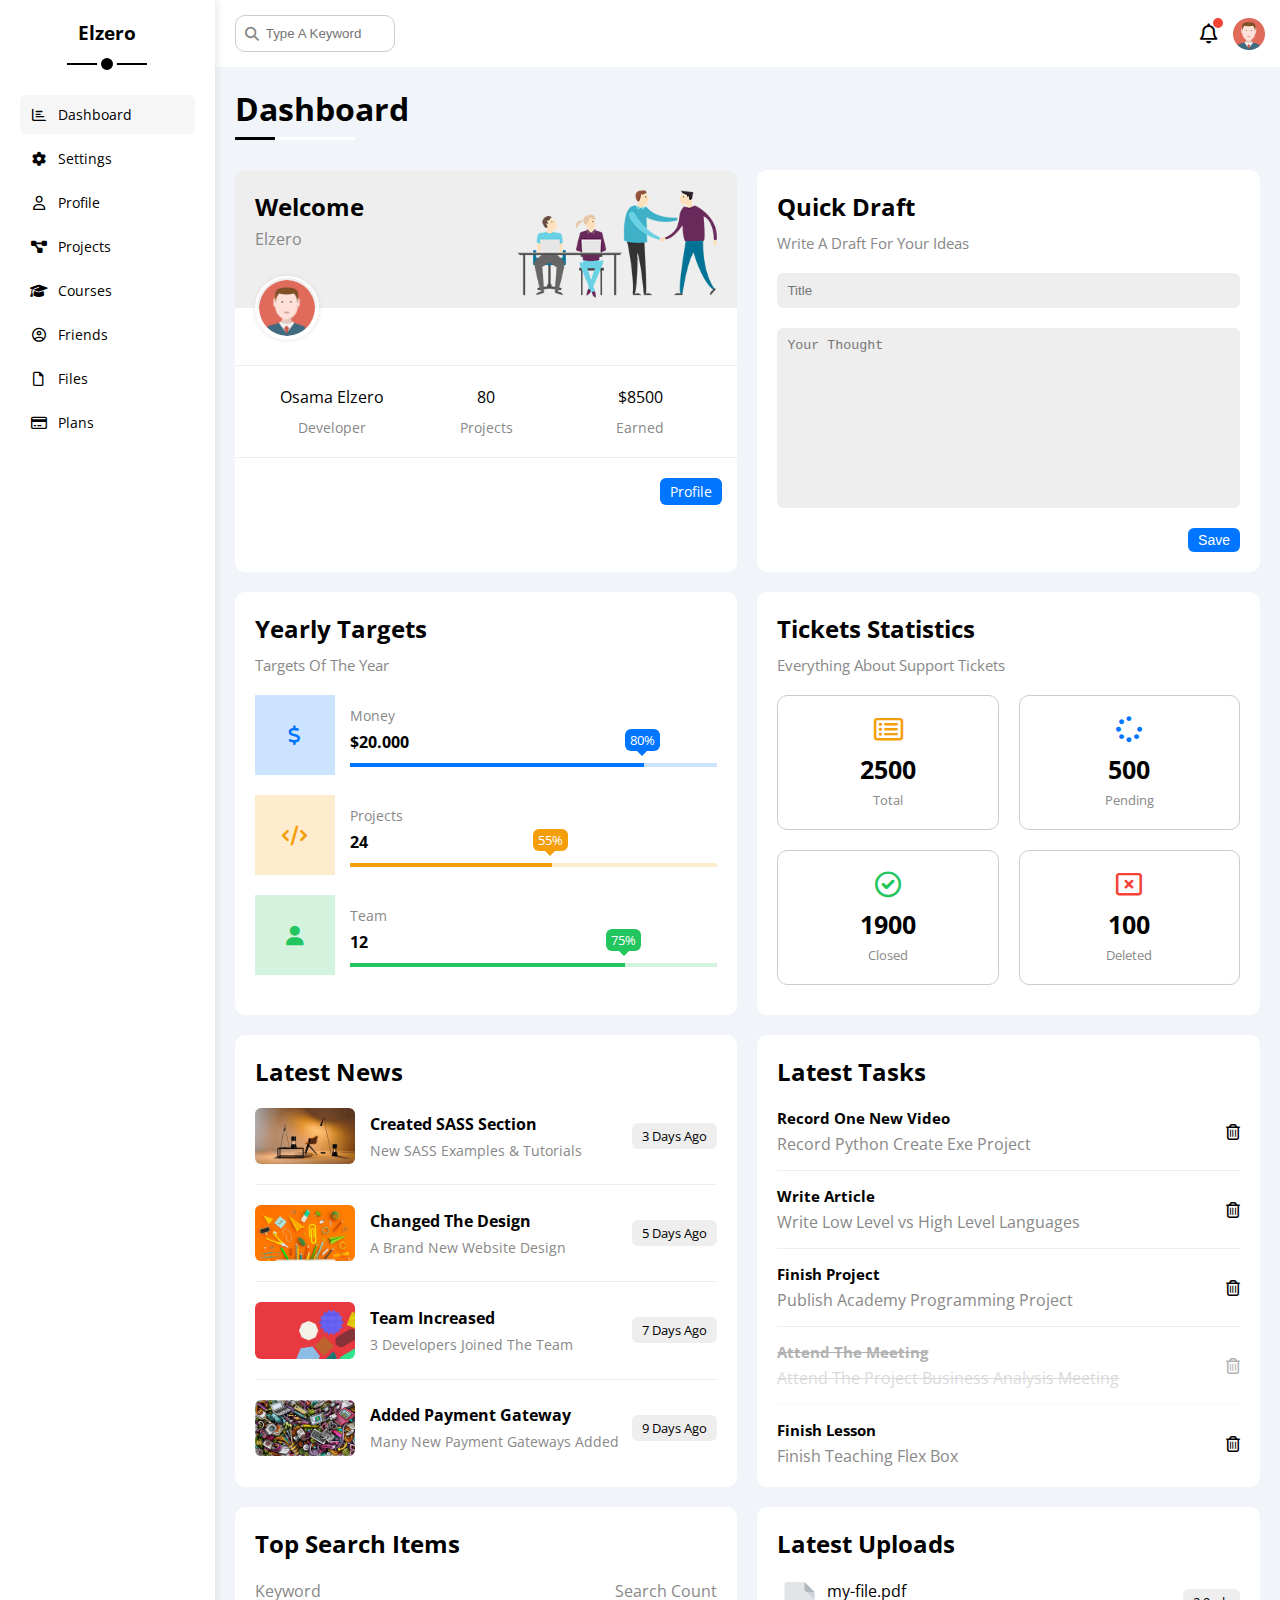
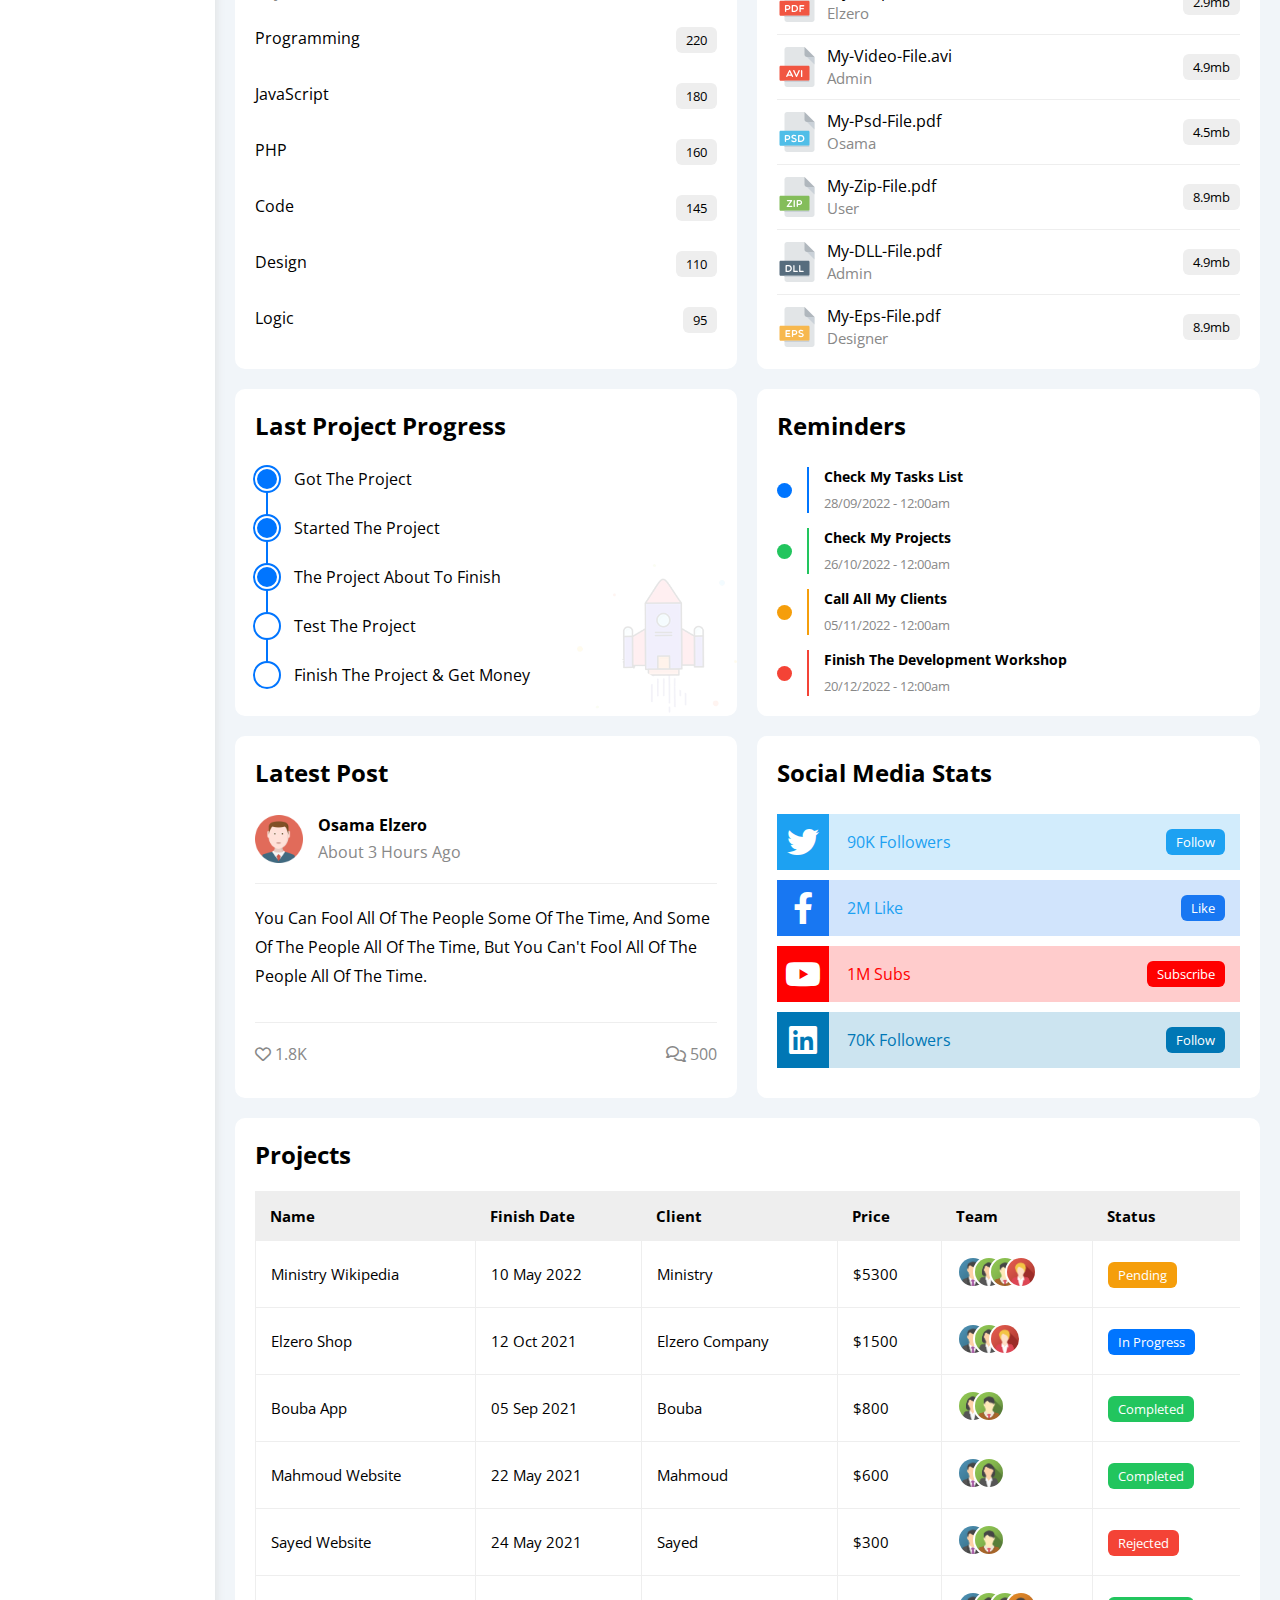
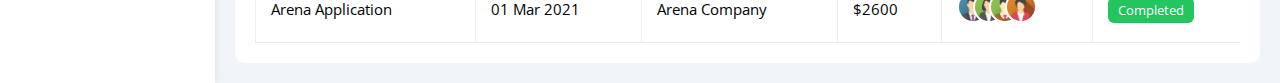
<file: FrontEnd/Dashboard-all/index.html>
<!DOCTYPE html>
<html lang="en">
  <head>
    <meta charset="UTF-8" />
    <meta http-equiv="X-UA-Compatible" content="IE=edge" />
    <meta name="viewport" content="width=device-width, initial-scale=1.0" />
    <title>Dashboard</title>
    <link rel="stylesheet" href="css/all.min.css" />
    <link rel="stylesheet" href="css/framework.css" />
    <link rel="stylesheet" href="css/master.css" />
    <link rel="preconnect" href="https://fonts.googleapis.com" />
    <link rel="preconnect" href="https://fonts.gstatic.com" crossorigin />
    <link href="https://fonts.googleapis.com/css2?family=Open+Sans:wght@300;500&display=swap" rel="stylesheet" />
  </head>
  <body>
    <div class="page d-flex">
      <div class="sidebar bg-white p-20 p-relative">
        <h3 class="p-relative txt-c mt-0">Elzero</h3>
        <ul>
          <li>
            <a class="active d-flex align-center fs-14 c-black rad-6 p-10" href="index.html">
              <i class="fa-regular fa-chart-bar fa-fw"></i>
              <span>Dashboard</span>
            </a>
          </li>
          <li>
            <a class="d-flex align-center fs-14 c-black rad-6 p-10" href="settings.html">
              <i class="fa-solid fa-gear fa-fw"></i>
              <span>Settings</span>
            </a>
          </li>
          <li>
            <a class="d-flex align-center fs-14 c-black rad-6 p-10" href="profile.html">
              <i class="fa-regular fa-user fa-fw"></i>
              <span>Profile</span>
            </a>
          </li>
          <li>
            <a class="d-flex align-center fs-14 c-black rad-6 p-10" href="projects.html">
              <i class="fa-solid fa-diagram-project fa-fw"></i>
              <span>Projects</span>
            </a>
          </li>
          <li>
            <a class="d-flex align-center fs-14 c-black rad-6 p-10" href="courses.html">
              <i class="fa-solid fa-graduation-cap fa-fw"></i>
              <span>Courses</span>
            </a>
          </li>
          <li>
            <a class="d-flex align-center fs-14 c-black rad-6 p-10" href="friends.html">
              <i class="fa-regular fa-circle-user fa-fw"></i>
              <span>Friends</span>
            </a>
          </li>
          <li>
            <a class="d-flex align-center fs-14 c-black rad-6 p-10" href="files.html">
              <i class="fa-regular fa-file fa-fw"></i>
              <span>Files</span>
            </a>
          </li>
          <li>
            <a class="d-flex align-center fs-14 c-black rad-6 p-10" href="plans.html">
              <i class="fa-regular fa-credit-card fa-fw"></i>
              <span>Plans</span>
            </a>
          </li>
        </ul>
      </div>
      <div class="content w-full">
        <!-- Start Head -->
        <div class="head bg-white p-15 between-flex">
          <div class="search p-relative">
            <input class="p-10" type="search" placeholder="Type A Keyword" />
          </div>
          <div class="icons d-flex align-center">
            <span class="notification p-relative">
              <i class="fa-regular fa-bell fa-lg"></i>
            </span>
            <img src="imgs/avatar.png" alt="" />
          </div>
        </div>
        <!-- End Head -->
        <h1 class="p-relative">Dashboard</h1>
        <div class="wrapper d-grid gap-20">
          <!-- Start Welcome Widget -->
          <div class="welcome bg-white rad-10 txt-c-mobile block-mobile">
            <div class="intro p-20 d-flex space-between bg-eee">
              <div>
                <h2 class="m-0">Welcome</h2>
                <p class="c-grey mt-5">Elzero</p>
              </div>
              <img class="hide-mobile" src="imgs/welcome.png" alt="" />
            </div>
            <img src="imgs/avatar.png" alt="" class="avatar" />
            <div class="body txt-c d-flex p-20 mt-20 mb-20 block-mobile">
              <div>Osama Elzero <span class="d-block c-grey fs-14 mt-10">Developer</span></div>
              <div>80 <span class="d-block c-grey fs-14 mt-10">Projects</span></div>
              <div>$8500 <span class="d-block c-grey fs-14 mt-10">Earned</span></div>
            </div>
            <a href="profile.html" class="visit d-block fs-14 bg-blue c-white w-fit btn-shape">Profile</a>
          </div>
          <!-- End Welcome Widget -->
          <!-- Start Quick Draft Widget -->
          <div class="quick-draft p-20 bg-white rad-10">
            <h2 class="mt-0 mb-10">Quick Draft</h2>
            <p class="mt-0 mb-20 c-grey fs-15">Write A Draft For Your Ideas</p>
            <form>
              <input class="d-block mb-20 w-full p-10 b-none bg-eee rad-6" type="text" placeholder="Title" />
              <textarea class="d-block mb-20 w-full p-10 b-none bg-eee rad-6" placeholder="Your Thought"></textarea>
              <input class="save d-block fs-14 bg-blue c-white b-none w-fit btn-shape" type="submit" value="Save" />
            </form>
          </div>
          <!-- End Quick Draft Widget -->
          <!-- Start Targets Widget -->
          <div class="targets p-20 bg-white rad-10">
            <h2 class="mt-0 mb-10">Yearly Targets</h2>
            <p class="mt-0 mb-20 c-grey fs-15">Targets Of The Year</p>
            <div class="target-row mb-20 blue center-flex">
              <div class="icon center-flex">
                <i class="fa-solid fa-dollar-sign fa-lg c-blue"></i>
              </div>
              <div class="details">
                <span class="fs-14 c-grey">Money</span>
                <span class="d-block mt-5 mb-10 fw-bold">$20.000</span>
                <div class="progress p-relative">
                  <span class="bg-blue blue" style="width: 80%">
                    <span class="bg-blue">80%</span>
                  </span>
                </div>
              </div>
            </div>
            <div class="target-row mb-20 center-flex orange">
              <div class="icon center-flex">
                <i class="fa-solid fa-code fa-lg c-orange"></i>
              </div>
              <div class="details">
                <span class="fs-14 c-grey">Projects</span>
                <span class="d-block mt-5 mb-10 fw-bold">24</span>
                <div class="progress p-relative">
                  <span class="bg-orange orange" style="width: 55%">
                    <span class="bg-orange">55%</span>
                  </span>
                </div>
              </div>
            </div>
            <div class="target-row mb-20 center-flex green">
              <div class="icon center-flex">
                <i class="fa-solid fa-user fa-lg c-green"></i>
              </div>
              <div class="details">
                <span class="fs-14 c-grey">Team</span>
                <span class="d-block mt-5 mb-10 fw-bold">12</span>
                <div class="progress p-relative">
                  <span class="bg-green green" style="width: 75%">
                    <span class="bg-green">75%</span>
                  </span>
                </div>
              </div>
            </div>
          </div>
          <!-- End Targets Widget -->
          <!-- Start Ticket Widget -->
          <div class="tickets p-20 bg-white rad-10">
            <h2 class="mt-0 mb-10">Tickets Statistics</h2>
            <p class="mt-0 mb-20 c-grey fs-15">Everything About Support Tickets</p>
            <div class="d-flex txt-c gap-20 f-wrap">
              <div class="box p-20 rad-10 fs-13 c-grey">
                <i class="fa-regular fa-rectangle-list fa-2x mb-10 c-orange"></i>
                <span class="d-block c-black fw-bold fs-25 mb-5">2500</span>
                Total
              </div>
              <div class="box p-20 rad-10 fs-13 c-grey">
                <i class="fa-solid fa-spinner fa-2x mb-10 c-blue"></i>
                <span class="d-block c-black fw-bold fs-25 mb-5">500</span>
                Pending
              </div>
              <div class="box p-20 rad-10 fs-13 c-grey">
                <i class="fa-regular fa-circle-check fa-2x mb-10 c-green"></i>
                <span class="d-block c-black fw-bold fs-25 mb-5">1900</span>
                Closed
              </div>
              <div class="box p-20 rad-10 fs-13 c-grey">
                <i class="fa-regular fa-rectangle-xmark fa-2x mb-10 c-red"></i>
                <span class="d-block c-black fw-bold fs-25 mb-5">100</span>
                Deleted
              </div>
            </div>
          </div>
          <!-- End Ticket Widget -->
          <!-- Start Latest News Widget -->
          <div class="latest-news p-20 bg-white rad-10 txt-c-mobile">
            <h2 class="mt-0 mb-20">Latest News</h2>
            <div class="news-row d-flex align-center">
              <img src="imgs/news-01.png" alt="" />
              <div class="info">
                <h3>Created SASS Section</h3>
                <p class="m-0 fs-14 c-grey">New SASS Examples & Tutorials</p>
              </div>
              <div class="btn-shape bg-eee fs-13 label">3 Days Ago</div>
            </div>
            <div class="news-row d-flex align-center">
              <img src="imgs/news-02.png" alt="" />
              <div class="info">
                <h3>Changed The Design</h3>
                <p class="m-0 fs-14 c-grey">A Brand New Website Design</p>
              </div>
              <div class="btn-shape bg-eee fs-13 label">5 Days Ago</div>
            </div>
            <div class="news-row d-flex align-center">
              <img src="imgs/news-03.png" alt="" />
              <div class="info">
                <h3>Team Increased</h3>
                <p class="m-0 fs-14 c-grey">3 Developers Joined The Team</p>
              </div>
              <div class="btn-shape bg-eee fs-13 label">7 Days Ago</div>
            </div>
            <div class="news-row d-flex align-center">
              <img src="imgs/news-04.png" alt="" />
              <div class="info">
                <h3>Added Payment Gateway</h3>
                <p class="m-0 fs-14 c-grey">Many New Payment Gateways Added</p>
              </div>
              <div class="btn-shape bg-eee fs-13 label">9 Days Ago</div>
            </div>
          </div>
          <!-- End Latest News Widget -->
          <!-- Start Tasks Widget -->
          <div class="tasks p-20 bg-white rad-10">
            <h2 class="mt-0 mb-20">Latest Tasks</h2>
            <div class="task-row between-flex">
              <div class="info">
                <h3 class="mt-0 mb-5 fs-15">Record One New Video</h3>
                <p class="m-0 c-grey">Record Python Create Exe Project</p>
              </div>
              <i class="fa-regular fa-trash-can delete"></i>
            </div>
            <div class="task-row between-flex">
              <div class="info">
                <h3 class="mt-0 mb-5 fs-15">Write Article</h3>
                <p class="m-0 c-grey">Write Low Level vs High Level Languages</p>
              </div>
              <i class="fa-regular fa-trash-can delete"></i>
            </div>
            <div class="task-row between-flex">
              <div class="info">
                <h3 class="mt-0 mb-5 fs-15">Finish Project</h3>
                <p class="m-0 c-grey">Publish Academy Programming Project</p>
              </div>
              <i class="fa-regular fa-trash-can delete"></i>
            </div>
            <div class="task-row between-flex done">
              <div class="info">
                <h3 class="mt-0 mb-5 fs-15">Attend The Meeting</h3>
                <p class="m-0 c-grey">Attend The Project Business Analysis Meeting</p>
              </div>
              <i class="fa-regular fa-trash-can delete"></i>
            </div>
            <div class="task-row between-flex">
              <div class="info">
                <h3 class="mt-0 mb-5 fs-15">Finish Lesson</h3>
                <p class="m-0 c-grey">Finish Teaching Flex Box</p>
              </div>
              <i class="fa-regular fa-trash-can delete"></i>
            </div>
          </div>
          <!-- End Tasks -->
          <!-- Start Top Search Word Widget -->
          <div class="search-items p-20 bg-white rad-10">
            <h2 class="mt-0 mb-20">Top Search Items</h2>
            <div class="items-head d-flex space-between c-grey mb-10">
              <div>Keyword</div>
              <div>Search Count</div>
            </div>
            <div class="items d-flex space-between pt-15 pb-15">
              <span>Programming</span>
              <span class="bg-eee fs-13 btn-shape">220</span>
            </div>
            <div class="items d-flex space-between pt-15 pb-15">
              <span>JavaScript</span>
              <span class="bg-eee btn-shape fs-13">180</span>
            </div>
            <div class="items d-flex space-between pt-15 pb-15">
              <span>PHP</span>
              <span class="bg-eee btn-shape fs-13">160</span>
            </div>
            <div class="items d-flex space-between pt-15 pb-15">
              <span>Code</span>
              <span class="bg-eee btn-shape fs-13">145</span>
            </div>
            <div class="items d-flex space-between pt-15 pb-15">
              <span>Design</span>
              <span class="bg-eee btn-shape fs-13">110</span>
            </div>
            <div class="items d-flex space-between pt-15 pb-15">
              <span>Logic</span>
              <span class="bg-eee btn-shape fs-13">95</span>
            </div>
          </div>
          <!-- End Top Search Word Widget -->
          <!-- Start Latest Uploads Widget -->
          <div class="latest-uploads p-20 bg-white rad-10">
            <h2 class="mt-0 mb-20">Latest Uploads</h2>
            <ul class="m-0">
              <li class="between-flex pb-10 mb-10">
                <div class="d-flex align-center">
                  <img class="mr-10" src="imgs/pdf.svg" alt="" />
                  <div>
                    <span class="d-block">my-file.pdf</span>
                    <span class="fs-15 c-grey">Elzero</span>
                  </div>
                </div>
                <div class="bg-eee btn-shape fs-13">2.9mb</div>
              </li>
              <li class="between-flex pb-10 mb-10">
                <div class="d-flex align-center">
                  <img class="mr-10" src="imgs/avi.svg" alt="" />
                  <div>
                    <span class="d-block">My-Video-File.avi</span>
                    <span class="fs-15 c-grey">Admin</span>
                  </div>
                </div>
                <div class="bg-eee btn-shape fs-13">4.9mb</div>
              </li>
              <li class="between-flex pb-10 mb-10">
                <div class="d-flex align-center">
                  <img class="mr-10" src="imgs/psd.svg" alt="" />
                  <div>
                    <span class="d-block">My-Psd-File.pdf</span>
                    <span class="fs-15 c-grey">Osama</span>
                  </div>
                </div>
                <div class="bg-eee btn-shape fs-13">4.5mb</div>
              </li>
              <li class="between-flex pb-10 mb-10">
                <div class="d-flex align-center">
                  <img class="mr-10" src="imgs/zip.svg" alt="" />
                  <div>
                    <span class="d-block">My-Zip-File.pdf</span>
                    <span class="fs-15 c-grey">User</span>
                  </div>
                </div>
                <div class="bg-eee btn-shape fs-13">8.9mb</div>
              </li>
              <li class="between-flex pb-10 mb-10">
                <div class="d-flex align-center">
                  <img class="mr-10" src="imgs/dll.svg" alt="" />
                  <div>
                    <span class="d-block">My-DLL-File.pdf</span>
                    <span class="fs-15 c-grey">Admin</span>
                  </div>
                </div>
                <div class="bg-eee btn-shape fs-13">4.9mb</div>
              </li>
              <li class="between-flex">
                <div class="d-flex align-center">
                  <img class="mr-10" src="imgs/eps.svg" alt="" />
                  <div>
                    <span class="d-block">My-Eps-File.pdf</span>
                    <span class="fs-15 c-grey">Designer</span>
                  </div>
                </div>
                <div class="bg-eee btn-shape fs-13">8.9mb</div>
              </li>
            </ul>
          </div>
          <!-- End Latest Uploads Widget -->
          <!-- Start Last Project Progress Widget -->
          <div class="last-project p-20 bg-white rad-10 p-relative">
            <h2 class="mt-0 mb-20">Last Project Progress</h2>
            <ul class="m-0 p-relative">
              <li class="mt-25 d-flex align-center done">Got The Project</li>
              <li class="mt-25 d-flex align-center done">Started The Project</li>
              <li class="mt-25 d-flex align-center done">The Project About To Finish</li>
              <li class="mt-25 d-flex align-center current">Test The Project</li>
              <li class="mt-25 d-flex align-center">Finish The Project & Get Money</li>
            </ul>
            <img class="launch-icon hide-mobile" src="imgs/project.png" alt="" />
          </div>
          <!-- End Last Project Progress Widget -->
          <!-- Start Reminders Widget -->
          <div class="reminders p-20 bg-white rad-10 p-relative">
            <h2 class="mt-0 mb-25">Reminders</h2>
            <ul class="m-0">
              <li class="d-flex align-center mt-15">
                <span class="key bg-blue mr-15 d-block rad-half"></span>
                <div class="pl-15 blue">
                  <p class="fs-14 fw-bold mt-0 mb-5">Check My Tasks List</p>
                  <span class="fs-13 c-grey">28/09/2022 - 12:00am</span>
                </div>
              </li>
              <li class="d-flex align-center mt-15">
                <span class="key bg-green mr-15 d-block rad-half"></span>
                <div class="pl-15 green">
                  <p class="fs-14 fw-bold mt-0 mb-5">Check My Projects</p>
                  <span class="fs-13 c-grey">26/10/2022 - 12:00am</span>
                </div>
              </li>
              <li class="d-flex align-center mt-15">
                <span class="key bg-orange mr-15 d-block rad-half"></span>
                <div class="pl-15 orange">
                  <p class="fs-14 fw-bold mt-0 mb-5">Call All My Clients</p>
                  <span class="fs-13 c-grey">05/11/2022 - 12:00am</span>
                </div>
              </li>
              <li class="d-flex align-center mt-15">
                <span class="key bg-red mr-15 d-block rad-half"></span>
                <div class="pl-15 red">
                  <p class="fs-14 fw-bold mt-0 mb-5">Finish The Development Workshop</p>
                  <span class="fs-13 c-grey">20/12/2022 - 12:00am</span>
                </div>
              </li>
            </ul>
          </div>
          <!-- End Reminders Widget -->
          <!-- Start Latest Post Widget -->
          <div class="latest-post p-20 bg-white rad-10 p-relative">
            <h2 class="mt-0 mb-25">Latest Post</h2>
            <div class="top d-flex align-center">
              <img class="avatar mr-15" src="imgs/avatar.png" alt="" />
              <div class="info">
                <span class="d-block mb-5 fw-bold">Osama Elzero</span>
                <span class="c-grey">About 3 Hours Ago</span>
              </div>
            </div>
            <div class="post-content txt-c-mobile pt-20 pb-20 mt-20 mb-20">
              You can fool all of the people some of the time, and some of the people all of the time, but you can't
              fool all of the people all of the time.
            </div>
            <div class="post-stats between-flex c-grey">
              <div>
                <i class="fa-regular fa-heart"></i>
                <span>1.8K</span>
              </div>
              <div>
                <i class="fa-regular fa-comments"></i>
                <span>500</span>
              </div>
            </div>
          </div>
          <!-- End Latest Post Widget -->
          <!-- Start Social Media Stats Widget -->
          <div class="social-media p-20 bg-white rad-10 p-relative">
            <h2 class="mt-0 mb-25">Social Media Stats</h2>
            <div class="box twitter p-15 p-relative mb-10 between-flex">
              <i class="fa-brands fa-twitter fa-2x c-white h-full center-flex"></i>
              <span>90K Followers</span>
              <a class="fs-13 c-white btn-shape" href="#">Follow</a>
            </div>
            <div class="box facebook p-15 p-relative mb-10 between-flex">
              <i class="fa-brands fa-facebook-f fa-2x c-white h-full center-flex"></i>
              <span>2M Like</span>
              <a class="fs-13 c-white btn-shape" href="#">Like</a>
            </div>
            <div class="box youtube p-15 p-relative mb-10 between-flex">
              <i class="fa-brands fa-youtube fa-2x c-white h-full center-flex"></i>
              <span>1M Subs</span>
              <a class="fs-13 c-white btn-shape" href="#">Subscribe</a>
            </div>
            <div class="box linkedin p-15 p-relative mb-10 between-flex">
              <i class="fa-brands fa-linkedin fa-2x c-white h-full center-flex"></i>
              <span>70K Followers</span>
              <a class="fs-13 c-white btn-shape" href="#">Follow</a>
            </div>
          </div>
          <!-- Start End Media Stats Widget -->
        </div>
        <!-- Start Projects Table -->
        <div class="projects p-20 bg-white rad-10 m-20">
          <h2 class="mt-0 mb-20">Projects</h2>
          <div class="responsive-table">
            <table class="fs-15 w-full">
              <thead>
                <tr>
                  <td>Name</td>
                  <td>Finish Date</td>
                  <td>Client</td>
                  <td>Price</td>
                  <td>Team</td>
                  <td>Status</td>
                </tr>
              </thead>
              <tbody>
                <tr>
                  <td>Ministry Wikipedia</td>
                  <td>10 May 2022</td>
                  <td>Ministry</td>
                  <td>$5300</td>
                  <td>
                    <img src="imgs/team-01.png" alt="" />
                    <img src="imgs/team-02.png" alt="" />
                    <img src="imgs/team-03.png" alt="" />
                    <img src="imgs/team-05.png" alt="" />
                  </td>
                  <td>
                    <span class="label btn-shape bg-orange c-white">Pending</span>
                  </td>
                </tr>
                <tr>
                  <td>Elzero Shop</td>
                  <td>12 Oct 2021</td>
                  <td>Elzero Company</td>
                  <td>$1500</td>
                  <td>
                    <img src="imgs/team-01.png" alt="" />
                    <img src="imgs/team-02.png" alt="" />
                    <img src="imgs/team-05.png" alt="" />
                  </td>
                  <td><span class="label btn-shape bg-blue c-white">In Progress</span></td>
                </tr>
                <tr>
                  <td>Bouba App</td>
                  <td>05 Sep 2021</td>
                  <td>Bouba</td>
                  <td>$800</td>
                  <td>
                    <img src="imgs/team-02.png" alt="" />
                    <img src="imgs/team-03.png" alt="" />
                  </td>
                  <td><span class="label btn-shape bg-green c-white">Completed</span></td>
                </tr>
                <tr>
                  <td>Mahmoud Website</td>
                  <td>22 May 2021</td>
                  <td>Mahmoud</td>
                  <td>$600</td>
                  <td>
                    <img src="imgs/team-01.png" alt="" />
                    <img src="imgs/team-02.png" alt="" />
                  </td>
                  <td><span class="label btn-shape bg-green c-white">Completed</span></td>
                </tr>
                <tr>
                  <td>Sayed Website</td>
                  <td>24 May 2021</td>
                  <td>Sayed</td>
                  <td>$300</td>
                  <td>
                    <img src="imgs/team-01.png" alt="" />
                    <img src="imgs/team-03.png" alt="" />
                  </td>
                  <td><span class="label btn-shape bg-red c-white">Rejected</span></td>
                </tr>
                <tr>
                  <td>Arena Application</td>
                  <td>01 Mar 2021</td>
                  <td>Arena Company</td>
                  <td>$2600</td>
                  <td>
                    <img src="imgs/team-01.png" alt="" />
                    <img src="imgs/team-02.png" alt="" />
                    <img src="imgs/team-03.png" alt="" />
                    <img src="imgs/team-04.png" alt="" />
                  </td>
                  <td><span class="label btn-shape bg-green c-white">Completed</span></td>
                </tr>
              </tbody>
            </table>
          </div>
        </div>
        <!-- End Projects Table -->
      </div>
    </div>
  </body>
</html>
</file>
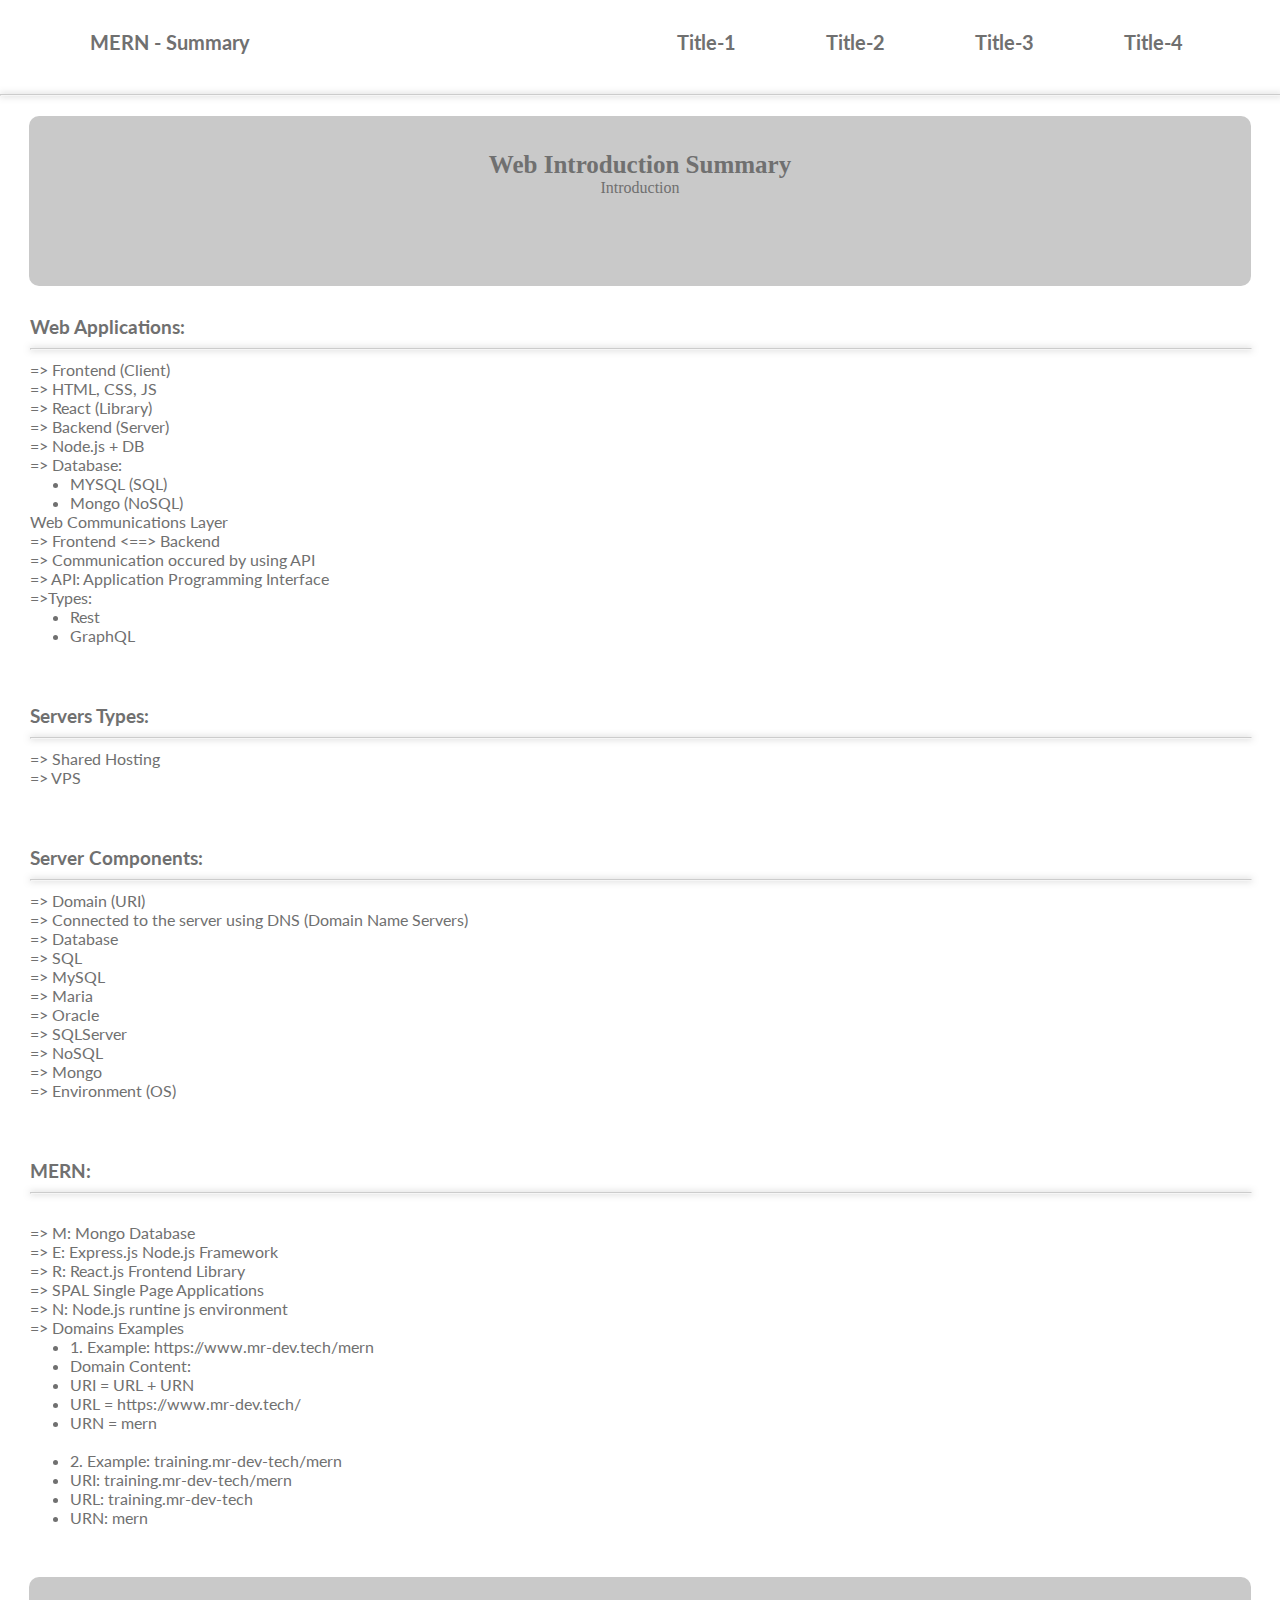
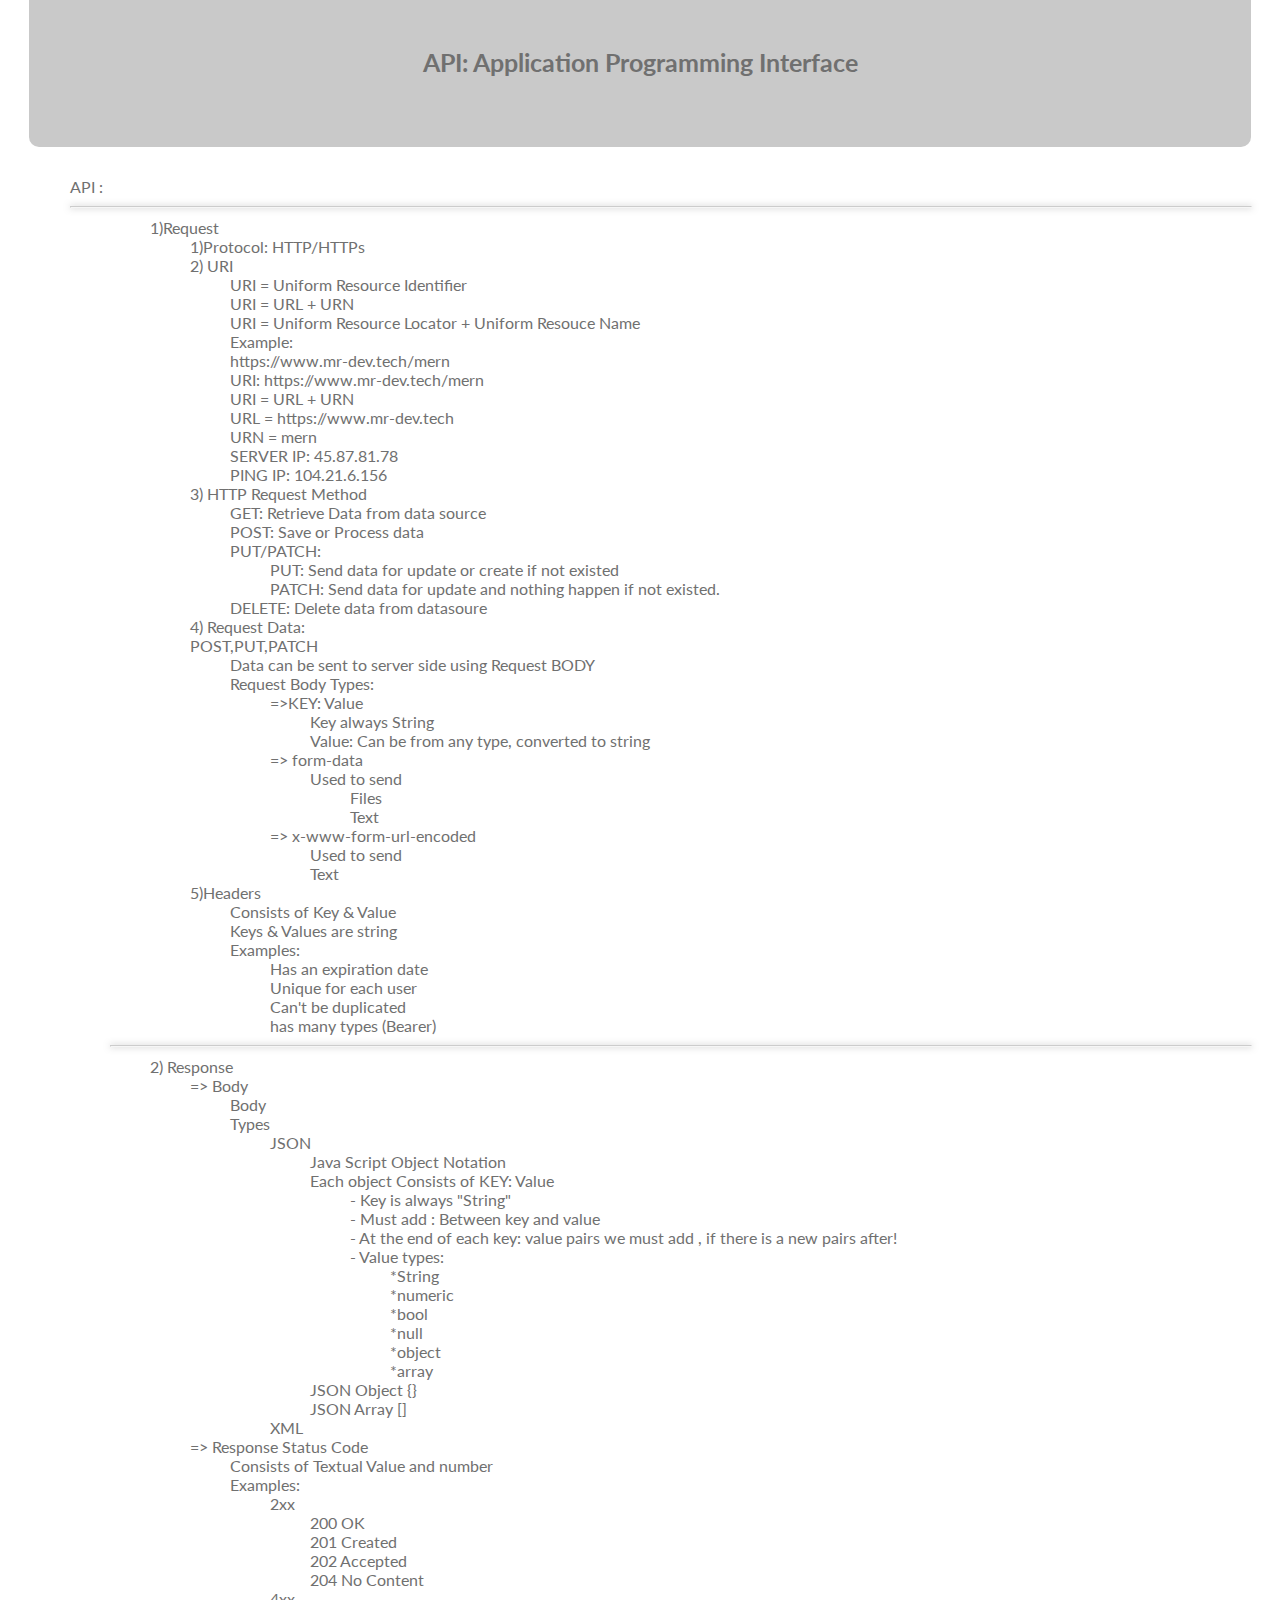
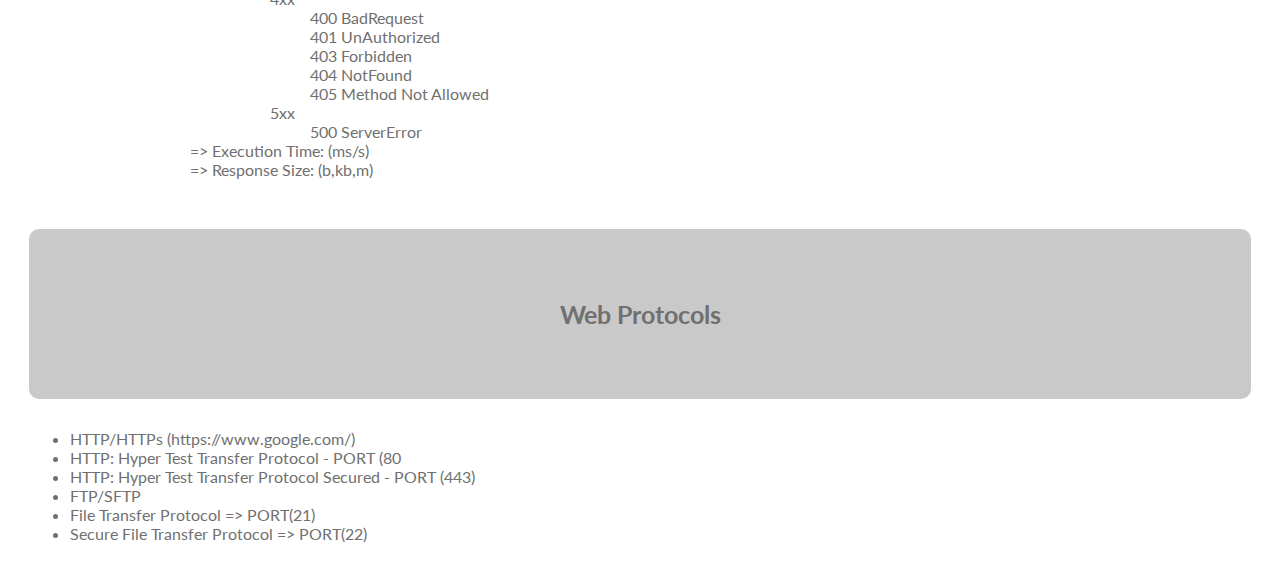
<file: FrontEnd/Frontend T#02/index.html>
<!DOCTYPE html>
<html lang="en">
<head>
    <meta charset="UTF-8">
    <meta http-equiv="X-UA-Compatible" content="IE=edge">
    <meta name="viewport" content="width=device-width, initial-scale=1.0">
    <title>Document</title>
 <link rel="stylesheet" href="css/style.css">

<link rel="preconnect" href="https://fonts.googleapis.com">
<link rel="preconnect" href="https://fonts.gstatic.com" crossorigin>
<link href="https://fonts.googleapis.com/css2?family=Lato&display=swap" rel="stylesheet">

<link rel="preconnect" href="https://fonts.googleapis.com">
<link rel="preconnect" href="https://fonts.gstatic.com" crossorigin>
<link href="https://fonts.googleapis.com/css2?family=Lato&display=swap" rel="stylesheet">

</head>
<body>
   <header>
<p>MERN - Summary</p>
<nav>
    <a href="#">Title-1</a>
    <a href="#">Title-2</a>
    <a href="#">Title-3</a>
    <a href="#">Title-4</a>
</nav>
   </header> 
<hr/>

<section>

    <nav>
        <div>Web Introduction Summary</div>
        <!-- <p>API, Servers & More…</p> -->
        <p>Introduction</p>
    </nav>
</section>

<!-- //////////////////////////////////// -->
<article>
<nav>
    <h3>Web Applications:</h3>

    <hr/>
    <p>=> Frontend (Client) <br/>
    => HTML, CSS, JS <br />
    => React (Library) <br />
    => Backend (Server) <br />
    => Node.js + DB <br />
    => Database: <br />
    <ul>
        <li>MYSQL (SQL)</li>
        <li>Mongo (NoSQL)</li>
    </ul>
 
    Web Communications Layer <br />
    => Frontend <==> Backend <br />
        => Communication occured by using API <br />
        => API: Application Programming Interface <br />
        =>Types:
        <ul> 
            <li>Rest</li>
            <li>GraphQL</li>
         </ul>
 
    </p>
</nav>

</article>
<!-- //////////////////////////////////////// -->
<article>
<nav>
    <h3>Servers Types:</h3>


    <hr />
    <p>=> Shared Hosting <br/>
    => VPS </p>
 </nav>
</article>
<!-- ///////////////////////////////////////// -->
<article>
<nav>
    <h3>Server Components:</h3>
    <hr />
    <p>
        => Domain (URI) <br/>
        => Connected to the server using DNS (Domain Name Servers) <br />
        => Database <br />
        => SQL <br />
        => MySQL <br />
        => Maria <br />
        => Oracle <br />
        => SQLServer <br />
        => NoSQL <br />
        => Mongo <br />
        => Environment (OS) <br />
    </p>

 </nav>
<!-- /////////////////////////////////////// -->
<article>
<nav>
     <h3>MERN:</h3>

    <hr />
    <br>
=> M: Mongo Database <br/>
=> E: Express.js Node.js Framework <br/>
=> R: React.js Frontend Library <br />
=> SPAL Single Page Applications <br />
=> N: Node.js runtine js environment <br />
=> Domains Examples
<ul> 
    <li>1. Example: https://www.mr-dev.tech/mern</li>
    <li>Domain Content:</li>
    <li> URI = URL + URN</li>
<li> URL = https://www.mr-dev.tech/</li>
<li> URN = mern</li>

</ul>

<ul><br/>
    <li>2. Example: training.mr-dev-tech/mern</li>
    <li> URI: training.mr-dev-tech/mern</li>
    <li> URL: training.mr-dev-tech</li>
    <li> URN: mern</li>
</ul>
    </p>


</nav>
</article>
<!-- ///////////////////////////// -->
<article>
    <nav class="oo">
        <!-- <div>Web Introduction Summary</div> -->
        <!-- <p>API, Servers & More…</p> -->
        <p>API: Application Programming Interface</p>

    </nav>

    <nav>
        <ul> API :
            <hr />
<ul><ol>1)Request</ol>
    <ul>
<ol>1)Protocol: HTTP/HTTPs</ol>
<ol>2) URI</ol>
<ul>
    <ol>URI = Uniform Resource Identifier</ol>
    <ol>URI = URL + URN</ol>
    <ol>URI = Uniform Resource Locator + Uniform Resouce Name</ol>
    <ol>Example:</ol>
    <ol>https://www.mr-dev.tech/mern</ol>
<ol>URI: https://www.mr-dev.tech/mern</ol>
<ol>URI = URL + URN</ol>
<ol>URL = https://www.mr-dev.tech</ol>
<ol>URN = mern</ol>
<ol>SERVER IP: 45.87.81.78</ol>
<ol>PING IP: 104.21.6.156</ol>
</ul>

<ol>3) HTTP Request Method</ol>
<ul>
    <ol>GET: Retrieve Data from data source</ol>
    <ol>POST: Save or Process data</ol>
    <ol>PUT/PATCH:</ol>
    <ul>
        <ol>PUT: Send data for update or create if not existed</ol>
        <ol>PATCH: Send data for update and nothing happen if not existed.</ol>

</ul>
<ol>DELETE: Delete data from datasoure</ol>
</ul>

<ol>4) Request Data:</ol>
<ol>POST,PUT,PATCH</ol>
<ul>
    <ol>Data can be sent to server side using Request BODY</ol>
    <ol>Request Body Types:</ol>
    <ul><ol>=>KEY: Value</ol>
    <ul><ol>Key always String</ol>
    <ol>Value: Can be from any type, converted to string</ol>
    </ul>
    </ul>
<ul>
    <ol>=> form-data</ol>
    <ul>
        <ol>Used to send</ol>
        <ul><ol>Files</ol>
        <ol>Text</ol>
        </ul>
    </ul>
    <ol>=> x-www-form-url-encoded</ol>
<ul><ol>Used to send</ol><ol>Text</ol></ul>
</ul>
</ul>
<ol>5)Headers</ol>
<ul><ol>Consists of Key & Value</ol><ol>Keys & Values are string</ol><ol>Examples:</ol>
<ul><ol>Has an expiration date</ol><ol>Unique for each user</ol><ol>Can't be duplicated</ol><ol>has many types (Bearer)</ol></ul>
</ul>
        </ul>
        <hr />
        <ol>2) Response</ol>
        <ul>
            <ol>=> Body</ol>
            <ul>
<ol>Body</ol>
<ol>Types</ol>
<ul>
<ol>JSON</ol>
<ul>
    <ol>Java Script Object Notation</ol>
    <ol>Each object Consists of KEY: Value</ol>
    <ul>
        <ol>- Key is always "String"</ol>
        <ol>- Must add : Between key and value</ol>
        <ol>- At the end of each key: value pairs we must add , if there is a new pairs after!</ol>
        <ol>- Value types:</ol>
        <ul>
            <ol>*String</ol>
            <ol>*numeric</ol>
            <ol>*bool</ol>
            <ol>*null</ol>
            <ol>*object</ol>
            <ol>*array</ol>
        </ul>
    </ul>
    <ol>JSON Object {}</ol>
    <ol>JSON Array []</ol>
</ul>
<ol>XML</ol>
</ul>
            </ul>
            <ol>=> Response Status Code</ol>
            <ul>
                <ol>Consists of Textual Value and number</ol>
                <ol>Examples:</ol>
                <ul>
                    <ol>2xx</ol>
                    <ul>
                        <ol>200 OK</ol>
                        <ol>201 Created</ol>
                        <ol>202 Accepted</ol>
                        <ol>204 No Content</ol>
                    </ul>
                    <ol>4xx</ol>
                    <ul>
                        <ol>400 BadRequest</ol>
                        <ol>401 UnAuthorized</ol>
                        <ol>403 Forbidden</ol>
                        <ol>404 NotFound</ol>
                        <ol>405 Method Not Allowed</ol>
                    </ul>
                    <ol>5xx</ol>
                    <ul><ol>500 ServerError</ol></ul>
                </ul>
            </ul>
            <ol>=> Execution Time: (ms/s)</ol>
            <ol>=> Response Size: (b,kb,m)</ol>
        </ul>
        </ul>
    </nav>
</article>
<!-- /////////////////////////////////////// -->

<article>
    <nav class="oo">
        <!-- <div>Web Introduction Summary</div> -->
        <!-- <p>API, Servers & More…</p> -->
        <p>Web Protocols</p>
    
    </nav>
    <nav>
        <ul>
            <li>HTTP/HTTPs (https://www.google.com/)</li>
            <li>HTTP: Hyper Test Transfer Protocol - PORT (80</li>
            <li>HTTP: Hyper Test Transfer Protocol Secured - PORT (443)</li>
            <li>FTP/SFTP</li>
            <li>File Transfer Protocol => PORT(21)</li>
            <li>Secure File Transfer Protocol => PORT(22)</li>
        </ul>
    </nav>

</article>

</body>
</html>
</file>
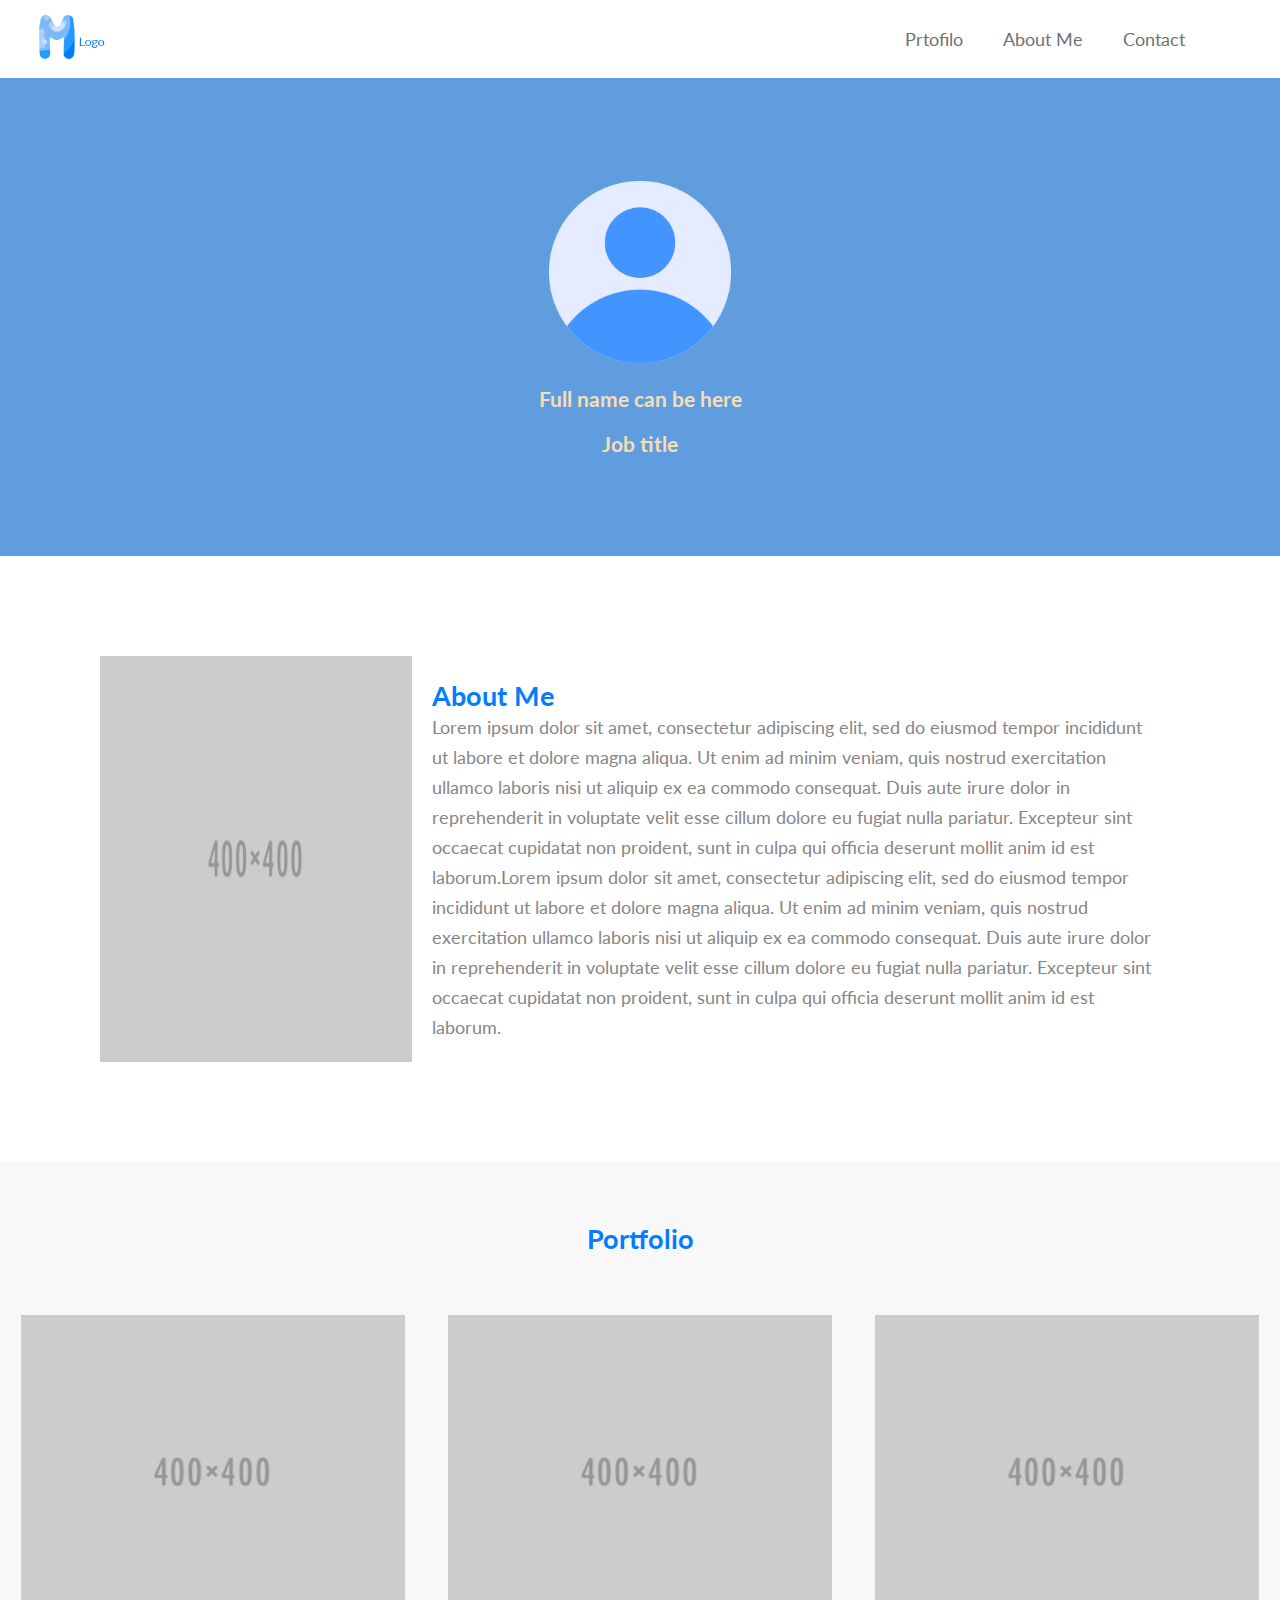
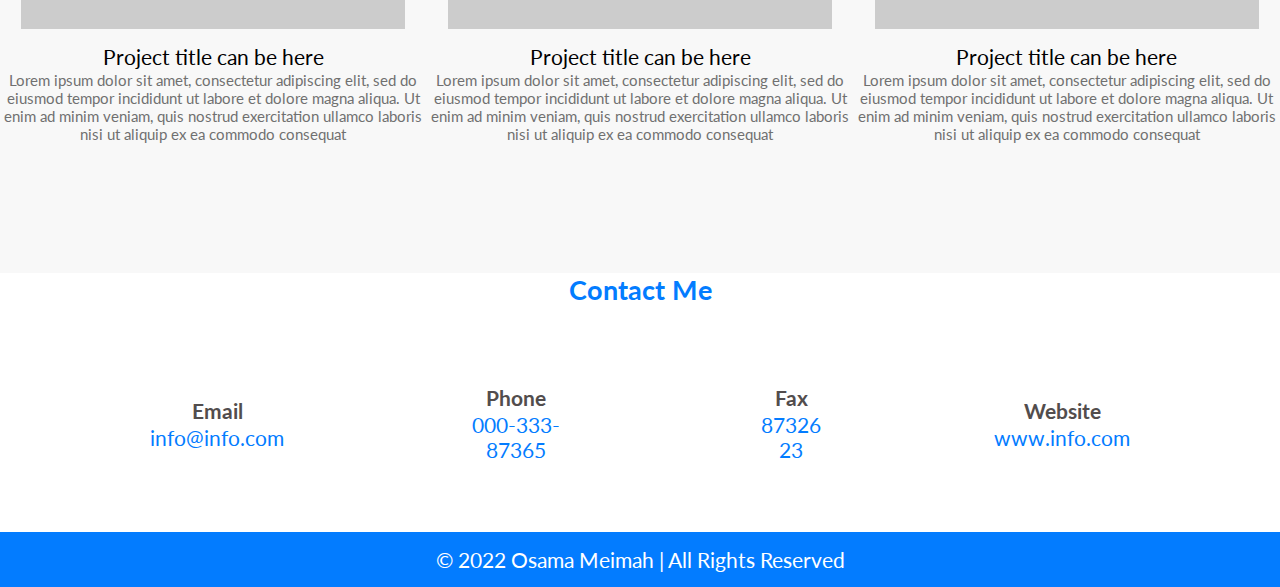
<file: FrontEnd/Frontend T#03/index.html>
<!DOCTYPE html>
<html lang="en">
  <head>
    <meta charset="UTF-8" />
    <meta http-equiv="X-UA-Compatible" content="IE=edge" />
    <meta name="viewport" content="width=device-width, initial-scale=1.0" />
    <title>Document</title>
    <link rel="stylesheet" href="css/style.css" />

    <link rel="preconnect" href="https://fonts.googleapis.com" />
    <link rel="preconnect" href="https://fonts.gstatic.com" crossorigin />
    <link
      href="https://fonts.googleapis.com/css2?family=Lato&display=swap"
      rel="stylesheet"
    />
  </head>
  <body>
    <!-- ///////////////////////////////// -->
    <header>
      <img src="images/logo.png" alt="imagelogo" />
      <nav>
        <a href="#port1">Prtofilo</a>
        <a href="#port2">About Me</a>
        <a href="#port3">Contact</a>
      </nav>
    </header>

    <!-- ///////////////////////////////// -->

    <section class="d1">
      <img src="images/user (3).png" />
      <article>
        <p>Full name can be here</p>
        <p>Job title</p>
      </article>
    </section>
    <!-- //////////////////////////////////// -->

    <section class="d2">
      <img src="images/400x4005.png" />

      <nav id="port2">
        <span>About Me</span>
        <p>
          Lorem ipsum dolor sit amet, consectetur adipiscing elit, sed do
          eiusmod tempor incididunt ut labore et dolore magna aliqua. Ut enim ad
          minim veniam, quis nostrud exercitation ullamco laboris nisi ut
          aliquip ex ea commodo consequat. Duis aute irure dolor in
          reprehenderit in voluptate velit esse cillum dolore eu fugiat nulla
          pariatur. Excepteur sint occaecat cupidatat non proident, sunt in
          culpa qui officia deserunt mollit anim id est laborum.Lorem ipsum
          dolor sit amet, consectetur adipiscing elit, sed do eiusmod tempor
          incididunt ut labore et dolore magna aliqua. Ut enim ad minim veniam,
          quis nostrud exercitation ullamco laboris nisi ut aliquip ex ea
          commodo consequat. Duis aute irure dolor in reprehenderit in voluptate
          velit esse cillum dolore eu fugiat nulla pariatur. Excepteur sint
          occaecat cupidatat non proident, sunt in culpa qui officia deserunt
          mollit anim id est laborum.
        </p>
      </nav>
    </section>
    <!-- /////////////////////////////////// -->
    <section class="d3" id="port1">
      <p>Portfolio</p>
      <nav>
        <article>
          <img src="images/400x4005.png" alt="images" width="90%" />
          <span>Project title can be here</span>
          <p>
            Lorem ipsum dolor sit amet, consectetur adipiscing elit, sed do
            eiusmod tempor incididunt ut labore et dolore magna aliqua. Ut enim
            ad minim veniam, quis nostrud exercitation ullamco laboris nisi ut
            aliquip ex ea commodo consequat
          </p>
        </article>

        <article>
          <img src="images/400x4005.png" alt="images" width="90%" />
          <span>Project title can be here</span>
          <p>
            Lorem ipsum dolor sit amet, consectetur adipiscing elit, sed do
            eiusmod tempor incididunt ut labore et dolore magna aliqua. Ut enim
            ad minim veniam, quis nostrud exercitation ullamco laboris nisi ut
            aliquip ex ea commodo consequat
          </p>
        </article>

        <article>
          <img src="images/400x4005.png" alt="images" width="90%" />
          <span>Project title can be here</span>
          <p>
            Lorem ipsum dolor sit amet, consectetur adipiscing elit, sed do
            eiusmod tempor incididunt ut labore et dolore magna aliqua. Ut enim
            ad minim veniam, quis nostrud exercitation ullamco laboris nisi ut
            aliquip ex ea commodo consequat
          </p>
        </article>
      </nav>
    </section>

    <!-- ////////////////////////////////////////////////////// -->

    <section class="d4" id="port3">
      <p>Contact Me</p>
      <nav>
        <article>
          <span>Email</span>
          <p>info@info.com</p>
        </article>

        <article>
          <span>Phone</span>
          <p>000-333-87365</p>
        </article>

        <article>
          <span>Fax</span>
          <p>87326 23</p>
        </article>

        <article>
          <span>Website</span>
          <p>www.info.com</p>
        </article>
      </nav>
    </section>
    <!-- ///////////////////////////////// -->

    <footer>
      <p>© 2022 Osama Meimah | All Rights Reserved</p>
    </footer>
  </body>
</html>
</file>
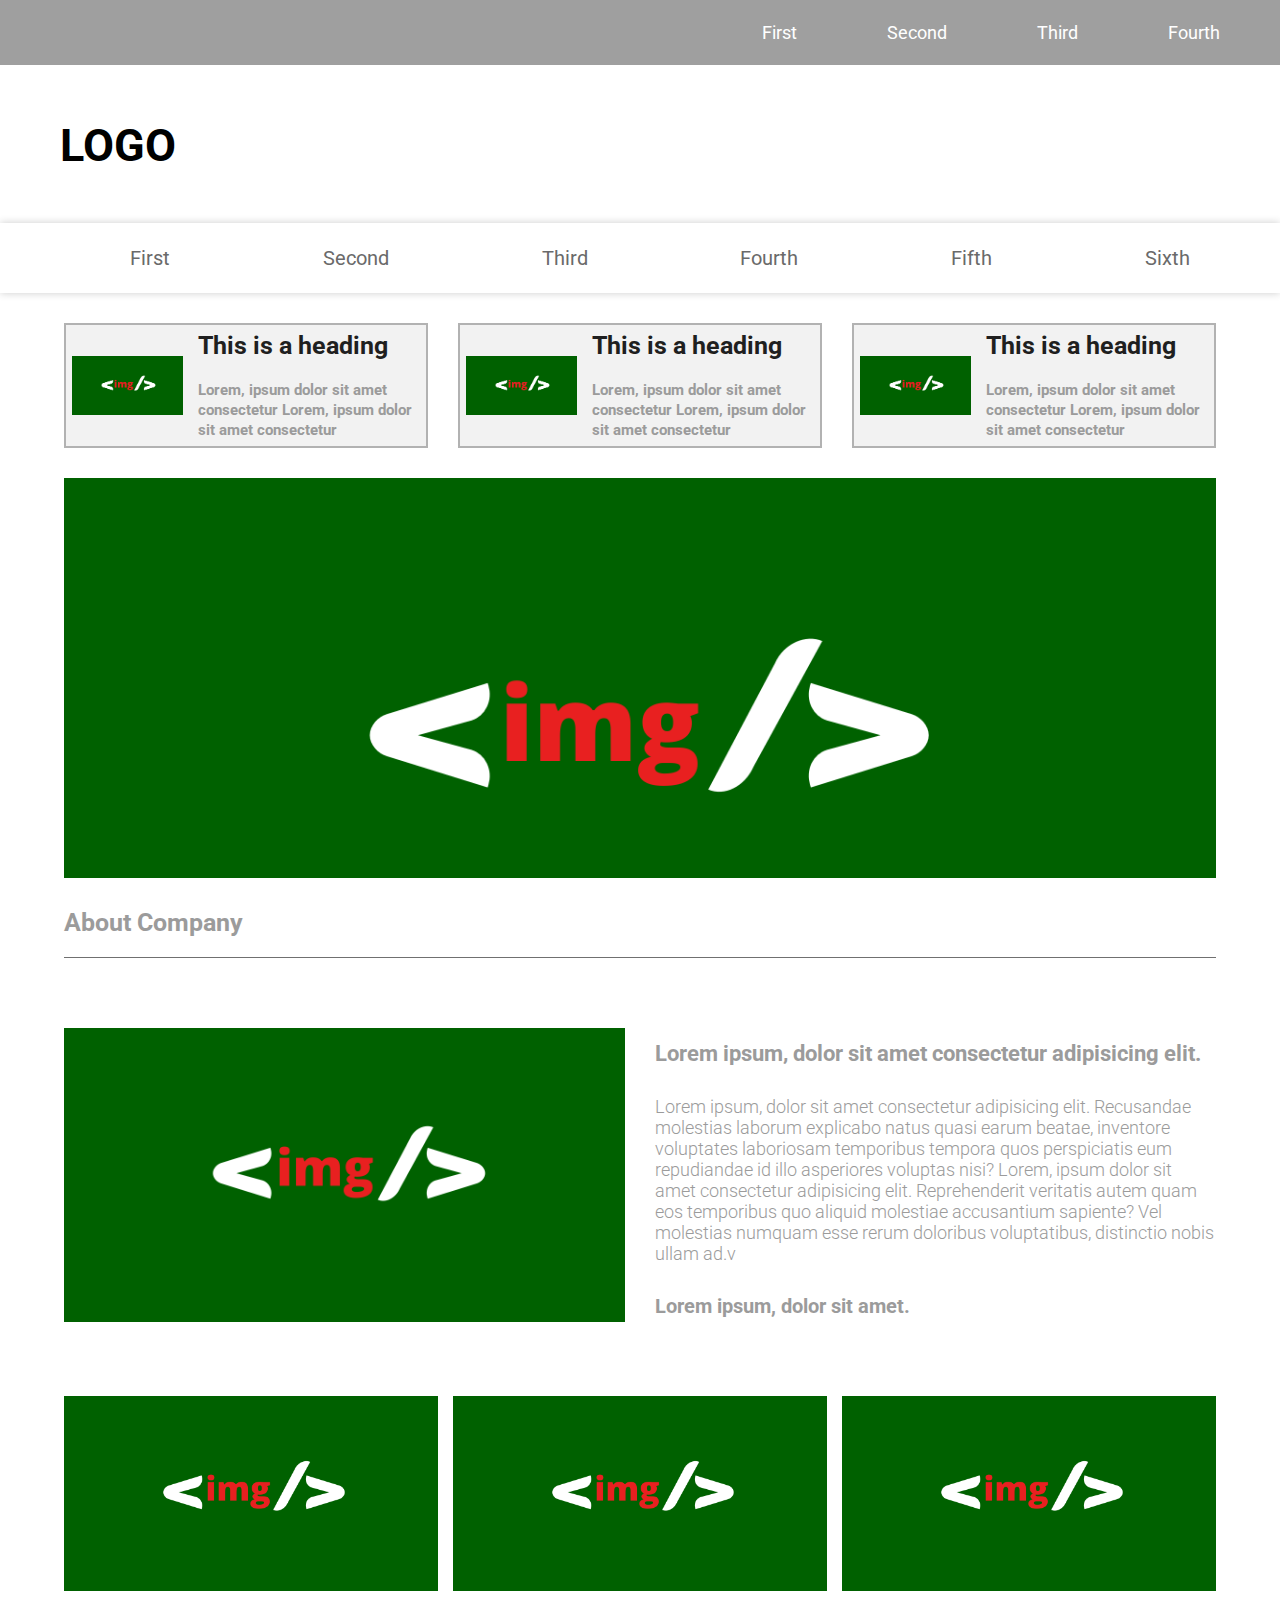
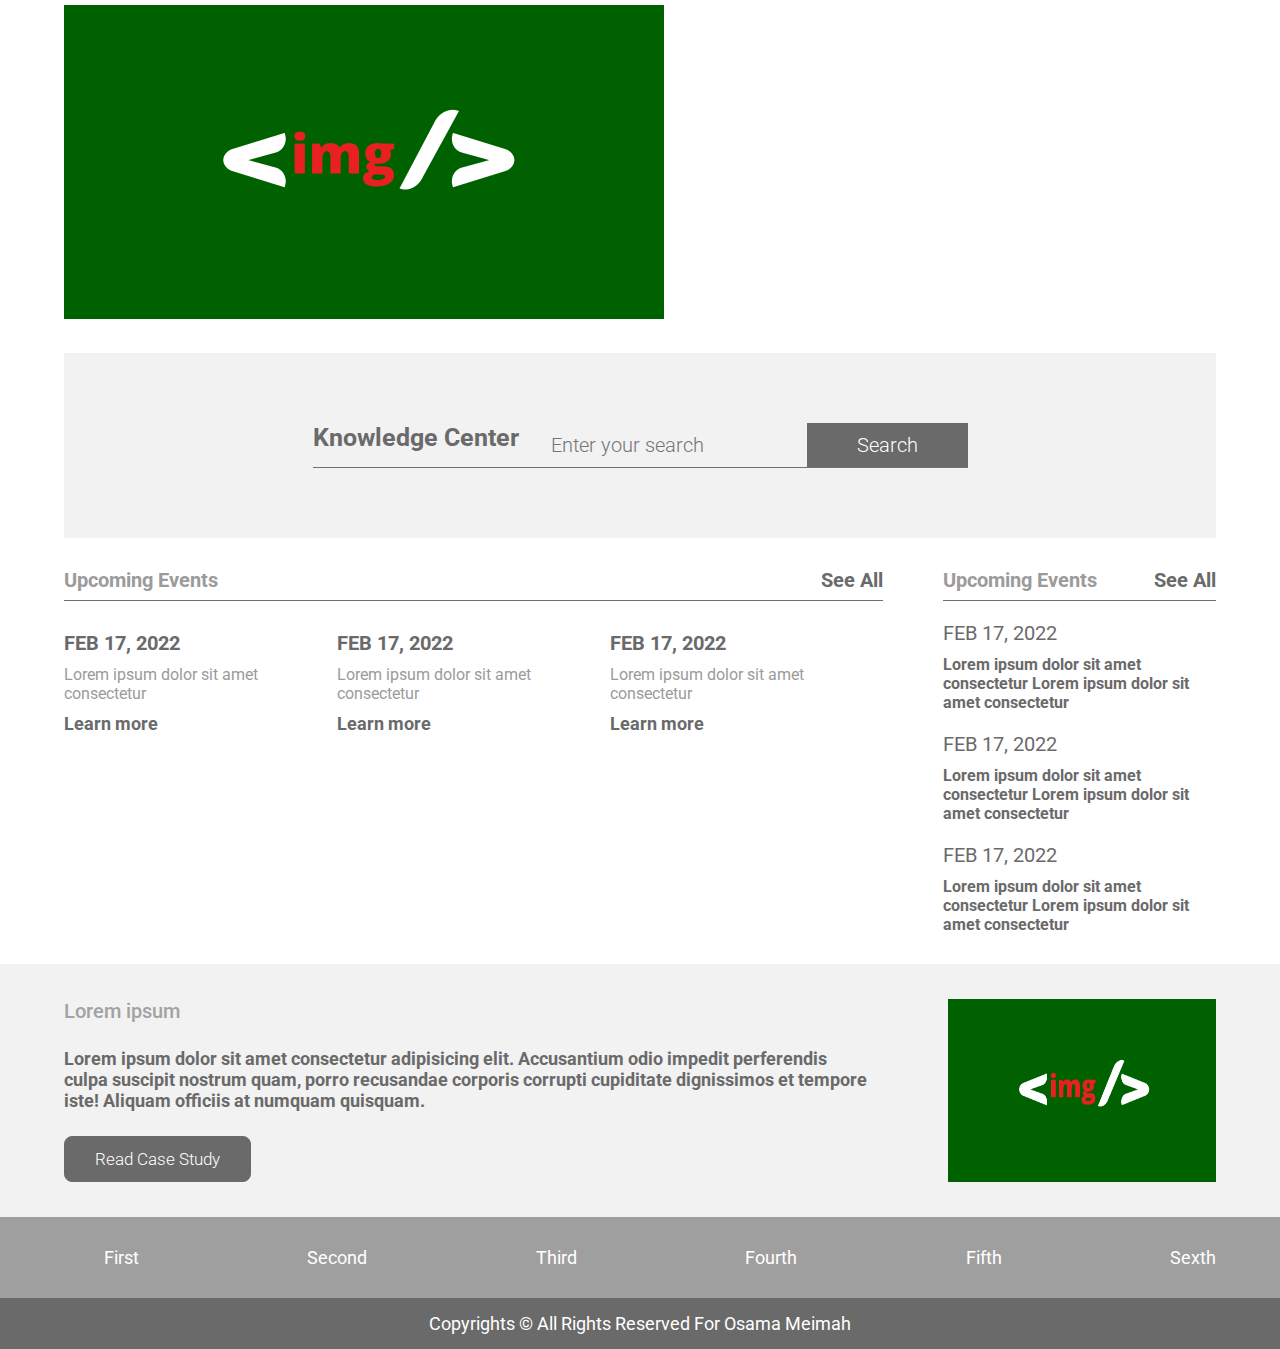
<file: FrontEnd/Frontend T#04/index.html>
<!DOCTYPE html>
<html lang="en">
  <head>
    <meta charset="UTF-8" />
    <meta http-equiv="X-UA-Compatible" content="IE=edge" />
    <meta name="viewport" content="width=device-width, initial-scale=1.0" />
    <title>Long Page</title>
    <link
      href="https://fonts.googleapis.com/css2?family=Roboto:wght@300;400;700&display=swap"
      rel="stylesheet"
    />
    <link rel="stylesheet" href="css/style.css" />
  </head>
  <body>
    <!--  -->
    <nav class="main-nav">
      <ul>
        <li><a href="#">First</a></li>
        <li><a href="#">Second</a></li>
        <li><a href="#">Third</a></li>
        <li><a href="#">Fourth</a></li>
      </ul>
    </nav>
    <!--  -->
    <div class="logo">
      <span>logo</span>
    </div>
    <nav class="secondary-nav">
      <ul>
        <li><a href="#">First</a></li>
        <li><a href="#">Second</a></li>
        <li><a href="#">Third</a></li>
        <li><a href="#">Fourth</a></li>
        <li><a href="#">Fifth</a></li>
        <li><a href="#">Sixth</a></li>
      </ul>
    </nav>
    <div class="container">
      <section class="hot-articles">
        <article>
          <figure>
            <img src="images/bg.png" alt="*****" />
          </figure>
          <div class="article-info">
            <span>This is a heading</span>
            <p>
              Lorem, ipsum dolor sit amet consectetur Lorem, ipsum dolor sit
              amet consectetur
            </p>
          </div>
        </article>
        <article>
          <figure>
            <img src="images/bg.png" alt="*****" />
          </figure>
          <div class="article-info">
            <span>This is a heading</span>
            <p>
              Lorem, ipsum dolor sit amet consectetur Lorem, ipsum dolor sit
              amet consectetur
            </p>
          </div>
        </article>
        <article>
          <figure>
            <img src="images/bg.png" alt="*****" />
          </figure>
          <div class="article-info">
            <span>This is a heading</span>
            <p>
              Lorem, ipsum dolor sit amet consectetur Lorem, ipsum dolor sit
              amet consectetur
            </p>
          </div>
        </article>
      </section>
      <section class="bg-section">
        <figure></figure>
      </section>
      <section class="about">
        <span>About Company</span>
        <section>
          <figure class="about-image">
            <img src="images/bg.png" alt="" />
          </figure>
          <section>
            <h2>Lorem ipsum, dolor sit amet consectetur adipisicing elit.</h2>
            <p>
              Lorem ipsum, dolor sit amet consectetur adipisicing elit.
              Recusandae molestias laborum explicabo natus quasi earum beatae,
              inventore voluptates laboriosam temporibus tempora quos
              perspiciatis eum repudiandae id illo asperiores voluptas nisi?
              Lorem, ipsum dolor sit amet consectetur adipisicing elit.
              Reprehenderit veritatis autem quam eos temporibus quo aliquid
              molestiae accusantium sapiente? Vel molestias numquam esse rerum
              doloribus voluptatibus, distinctio nobis ullam ad.v
            </p>
            <span>Lorem ipsum, dolor sit amet.</span>
          </section>
        </section>
        <section class="images">
          <figure>
            <img src="images/bg.png" alt="" />
          </figure>
          <figure>
            <img src="images/bg.png" alt="" />
          </figure>
          <figure>
            <img src="images/bg.png" alt="" />
          </figure>
          <figure>
            <img src="images/bg.png" alt="" />
          </figure>
        </section>
      </section>
      <section class="search">
        <form>
          <label for="search">Knowledge Center</label>
          <div class="form-group">
            <input
            class="search-input"
            type="search"
            id="search"
            placeholder="Enter your search"
          />
          <input class="btn" type="submit" value="Search" />
          </div>
        </form>
      </section>
      <section class="upcoming">
        <main>
          <div class="title">
            <span>Upcoming Events</span>
            <a href="#">See All</a>
          </div>
          <section>
            <article>
              <span>FEB 17, 2022</span>
              <p>Lorem ipsum dolor sit amet consectetur</p>
              <a href="#">Learn more</a>
            </article>
            <article>
              <span>FEB 17, 2022</span>
              <p>Lorem ipsum dolor sit amet consectetur</p>
              <a href="#">Learn more</a>
            </article>
            <article>
              <span>FEB 17, 2022</span>
              <p>Lorem ipsum dolor sit amet consectetur</p>
              <a href="#">Learn more</a>
            </article>
          </section>
        </main>
        <aside>
          <div class="title">
            <span>Upcoming Events</span>
            <a href="#">See All</a>
          </div>
          <section>
            <article>
              <span>FEB 17, 2022</span>
              <p>Lorem ipsum dolor sit amet consectetur Lorem ipsum dolor sit amet consectetur</p>
            </article>
            <article>
              <span>FEB 17, 2022</span>
              <p>Lorem ipsum dolor sit amet consectetur Lorem ipsum dolor sit amet consectetur</p>
            </article>
            <article>
              <span>FEB 17, 2022</span>
              <p>Lorem ipsum dolor sit amet consectetur Lorem ipsum dolor sit amet consectetur</p>
            </article>
          </section>
        </aside>
      </section>
    </div>
    <section class="case-study">
      <div class="container">
        <section class="main-study">
          <section class="study-info">
            <span>Lorem ipsum</span>
            <p>
              Lorem ipsum dolor sit amet consectetur adipisicing elit. Accusantium odio impedit perferendis culpa suscipit 
              nostrum quam, porro recusandae corporis corrupti cupiditate dignissimos et tempore iste! Aliquam officiis at 
              numquam quisquam.              
            </p>
            <button type="button">Read Case Study</button>
          </section>
          <section class="study-image">
            <!-- <figure> -->
              <img src="images/bg.png" alt="*****">
            <!-- </figure> -->
          </section>


        </section>
      </div>
    </section>
    <section class="footer-nav">
      <div class="container">
        <nav class="nav-footer">
          <ul>
            <li><a href="#">First</a></li>
            <li><a href="#">Second</a></li>
            <li><a href="#">Third</a></li>
            <li><a href="#">Fourth</a></li>
            <li><a href="#">Fifth</a></li>
            <li><a href="#">Sexth</a></li>
          </ul>
        </nav>
      </div>
    </section>
    <footer>
      <p>Copyrights &copy; All Rights Reserved For Osama Meimah</p>
    </footer>
  </body>
</html>
</file>
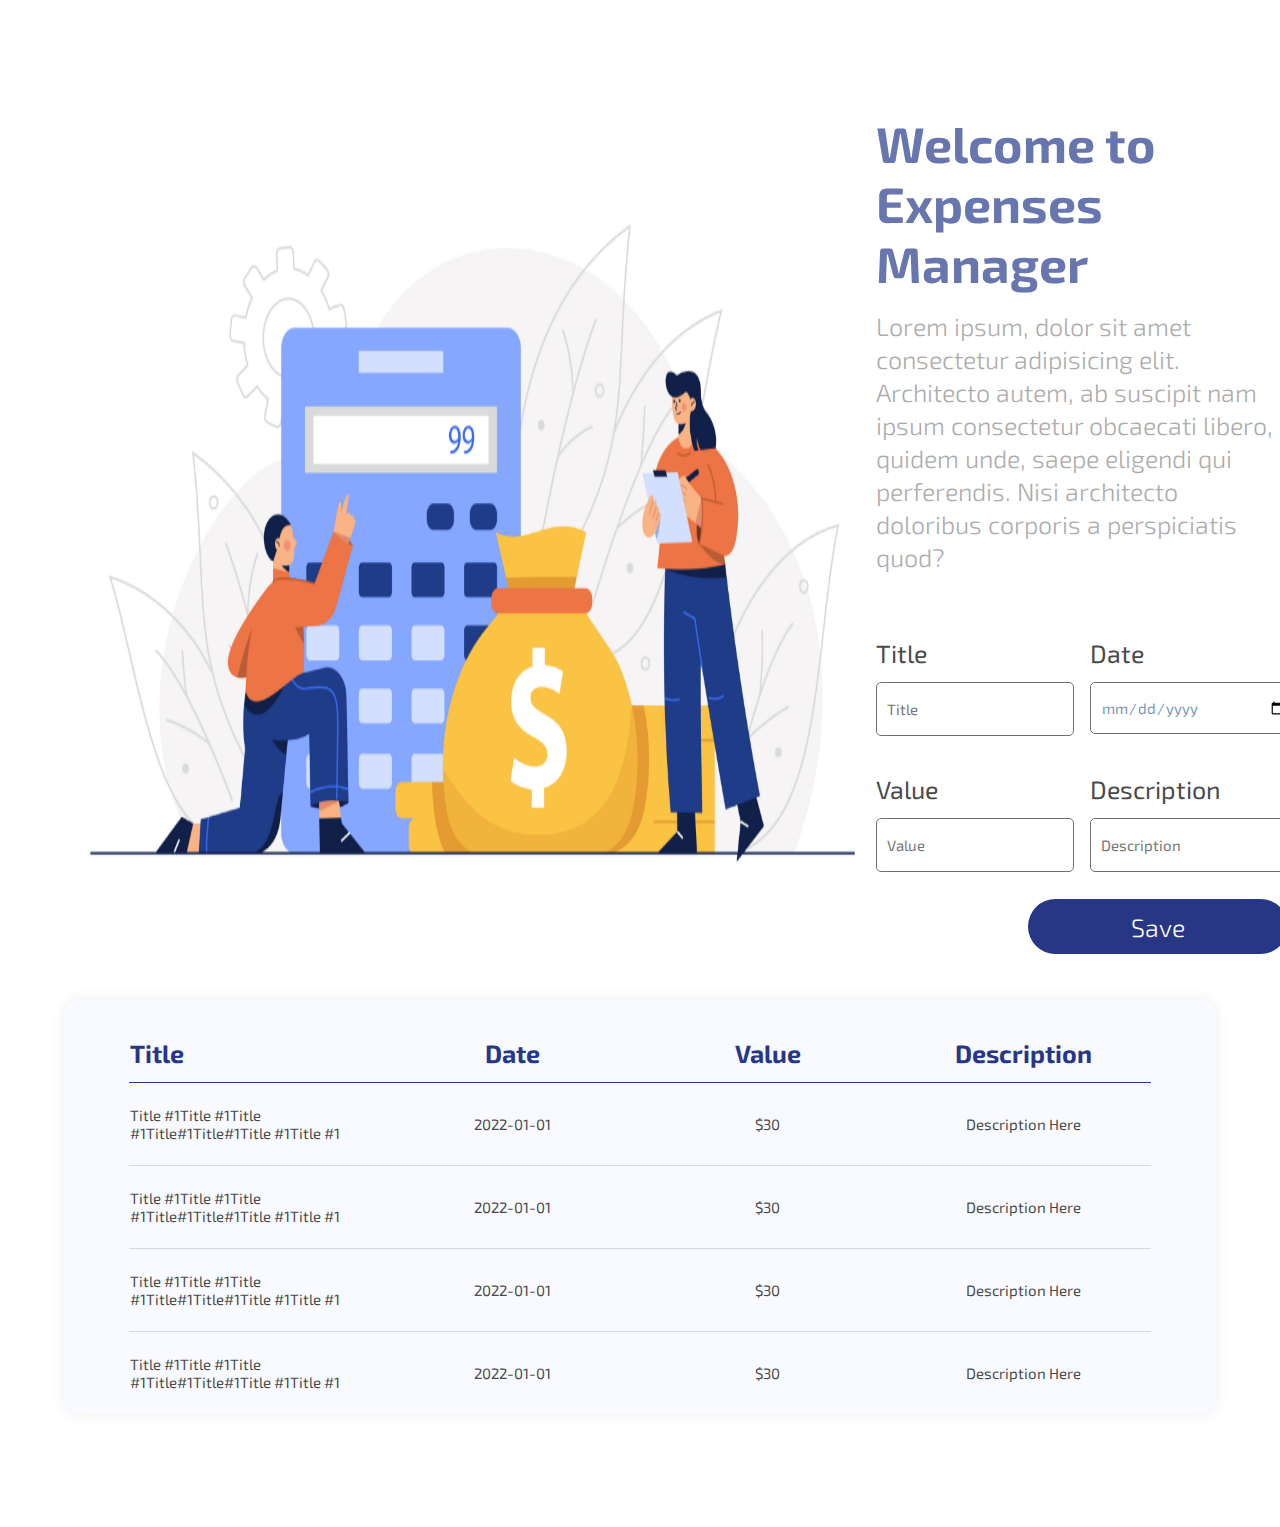
<file: FrontEnd/Frontend T#05/index.html>
<!DOCTYPE html>
<html lang="en">
  <head>
    <meta charset="UTF-8" />
    <meta http-equiv="X-UA-Compatible" content="IE=edge" />
    <meta name="viewport" content="width=device-width, initial-scale=1.0" />
    <link rel="preconnect" href="https://fonts.googleapis.com" />
    <link rel="preconnect" href="https://fonts.gstatic.com" crossorigin />
    <link
      href="https://fonts.googleapis.com/css2?family=Exo+2:wght@300;400;700&display=swap"
      rel="stylesheet"
    />

    <link rel="stylesheet" href="css/style.css" />
    <title>Document</title>
  </head>
  <body>
    <div class="content-wrapper">
      <section class="top-section">
        <img src="images/m1.png" alt="image-title" />
        <section>
          <span>Welcome to Expenses Manager</span>
          <p>
            Lorem ipsum, dolor sit amet consectetur adipisicing elit. Architecto
            autem, ab suscipit nam ipsum consectetur obcaecati libero, quidem
            unde, saepe eligendi qui perferendis. Nisi architecto doloribus
            corporis a perspiciatis quod?
          </p>
          <form>
            <div class="form-row">
              <div class="form-group">
                <label for="title">Title</label>
                <input
                  type="text"
                  name="title"
                  id="title"
                  placeholder="Title"
                />
              </div>
              <div class="form-group">
                <label for="date">Date</label>
                <input type="date" name="date" id="date" placeholder="Date" />
              </div>
            </div>
            <div class="form-row">
              <div class="form-group">
                <label for="value">Value</label>
                <input
                  type="number"
                  name="value"
                  id="value"
                  placeholder="Value"
                />
              </div>
              <div class="form-group">
                <label for="description">Description</label>
                <input
                  type="text"
                  name="description"
                  id="description"
                  placeholder="Description"
                />
              </div>
            </div>
            <button class="save-btn" type="submit">Save</button>
          </form>
        </section>
      </section>
      <section class="bottom-section">
        <table>
          <thead>
            <tr>
              <th>Title</th>
              <th>Date</th>
              <th>Value</th>
              <th>Description</th>
            </tr>
          </thead>
          <tbody>
            <tr>
              <td>Title #1Title #1Title #1Title#1Title#1Title #1Title #1</td>
              <td>2022-01-01</td>
              <td>$30</td>
              <td>Description Here</td>
            </tr>
            <tr>
              <td>Title #1Title #1Title #1Title#1Title#1Title #1Title #1</td>
              <td>2022-01-01</td>
              <td>$30</td>
              <td>Description Here</td>
            </tr>
            <tr>
              <td>Title #1Title #1Title #1Title#1Title#1Title #1Title #1</td>
              <td>2022-01-01</td>
              <td>$30</td>
              <td>Description Here</td>
            </tr>
            <tr>
              <td>Title #1Title #1Title #1Title#1Title#1Title #1Title #1</td>
              <td>2022-01-01</td>
              <td>$30</td>
              <td>Description Here</td>
            </tr>
          </tbody>
        </table>
      </section>
    </div>
  </body>
</html>
</file>
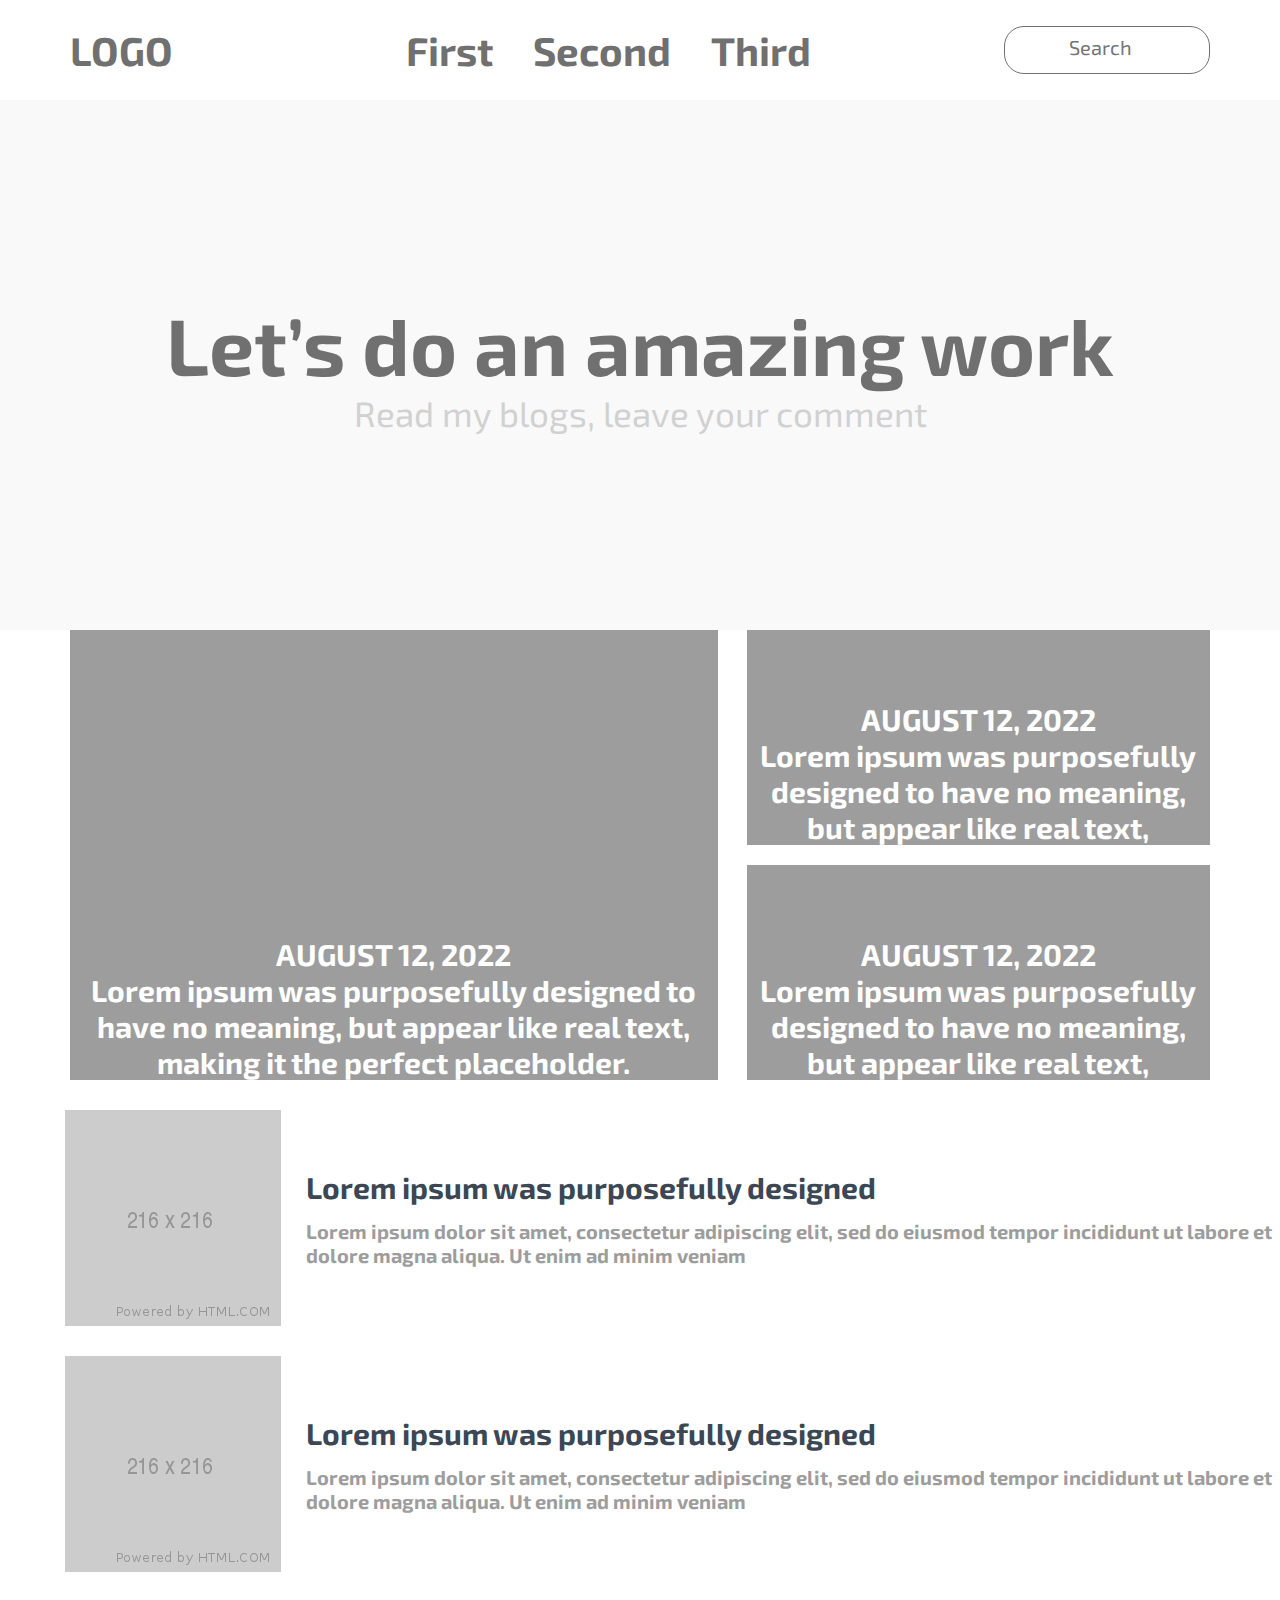
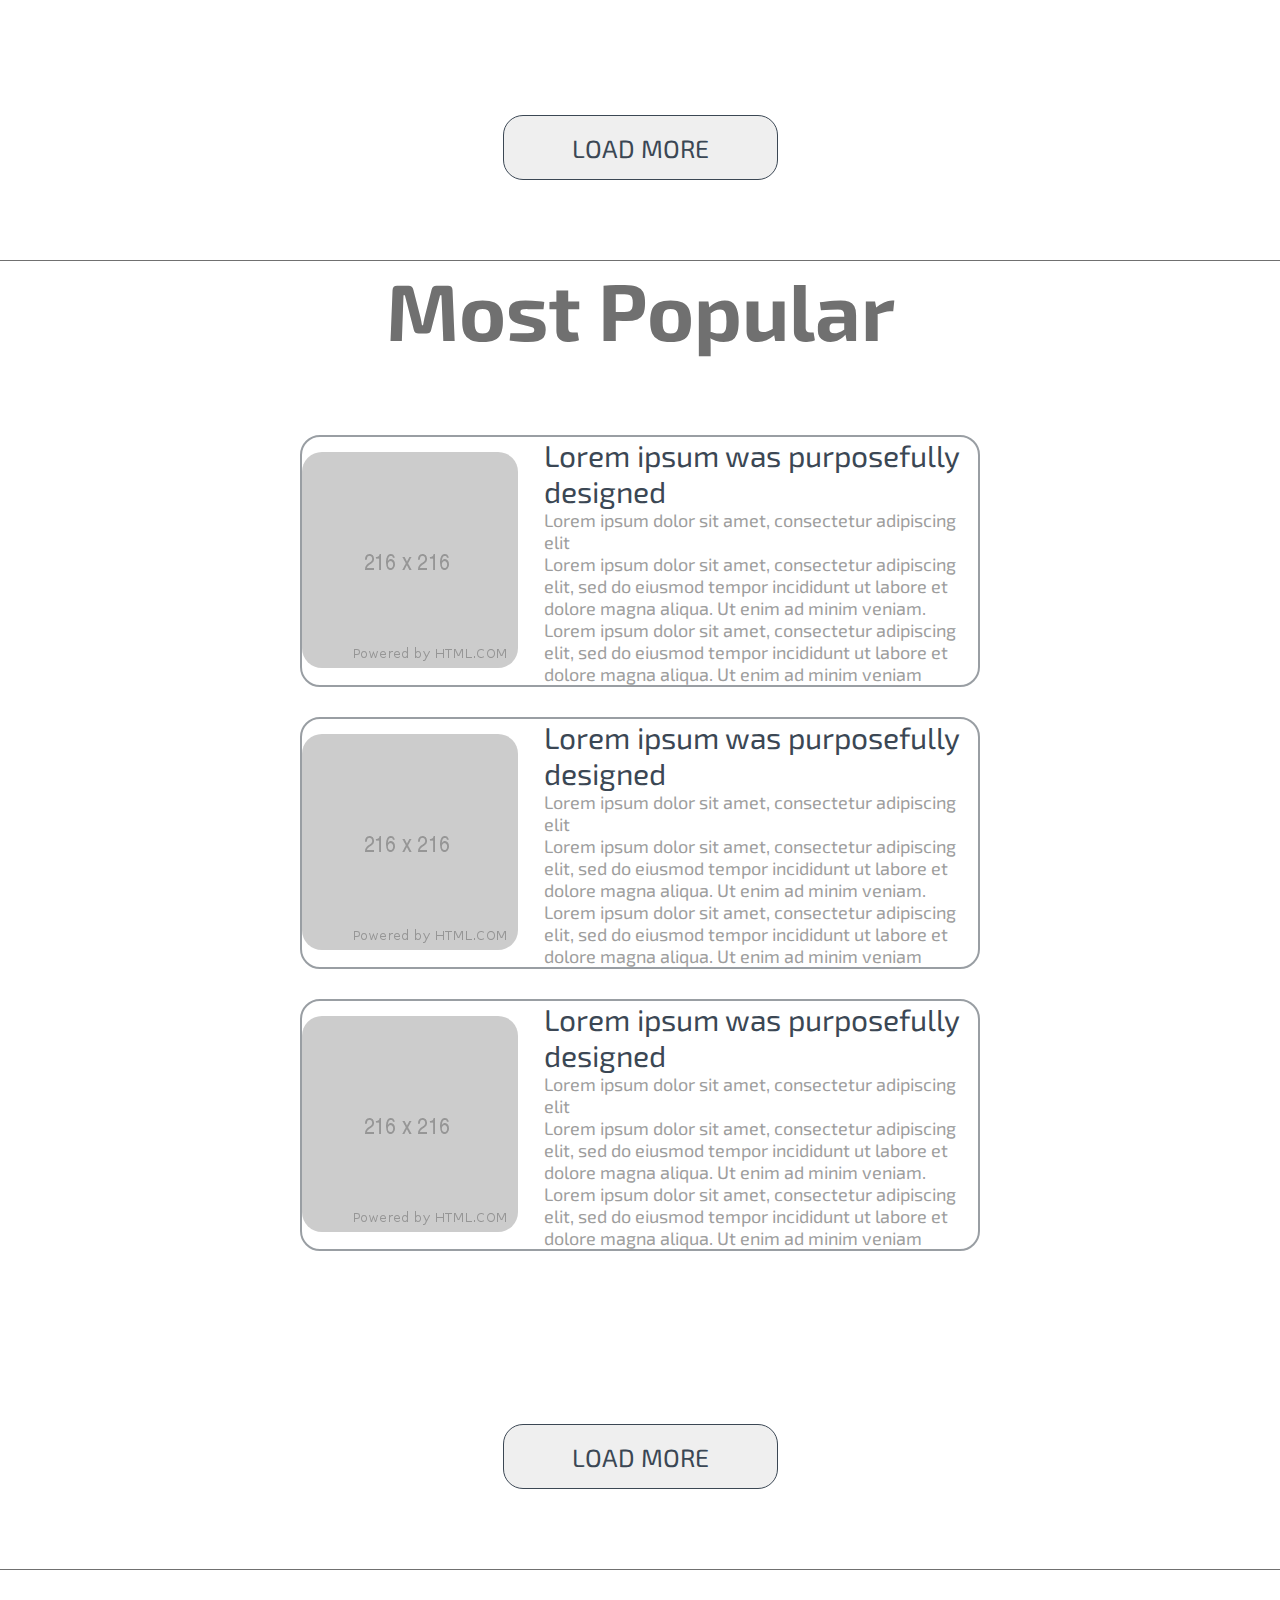
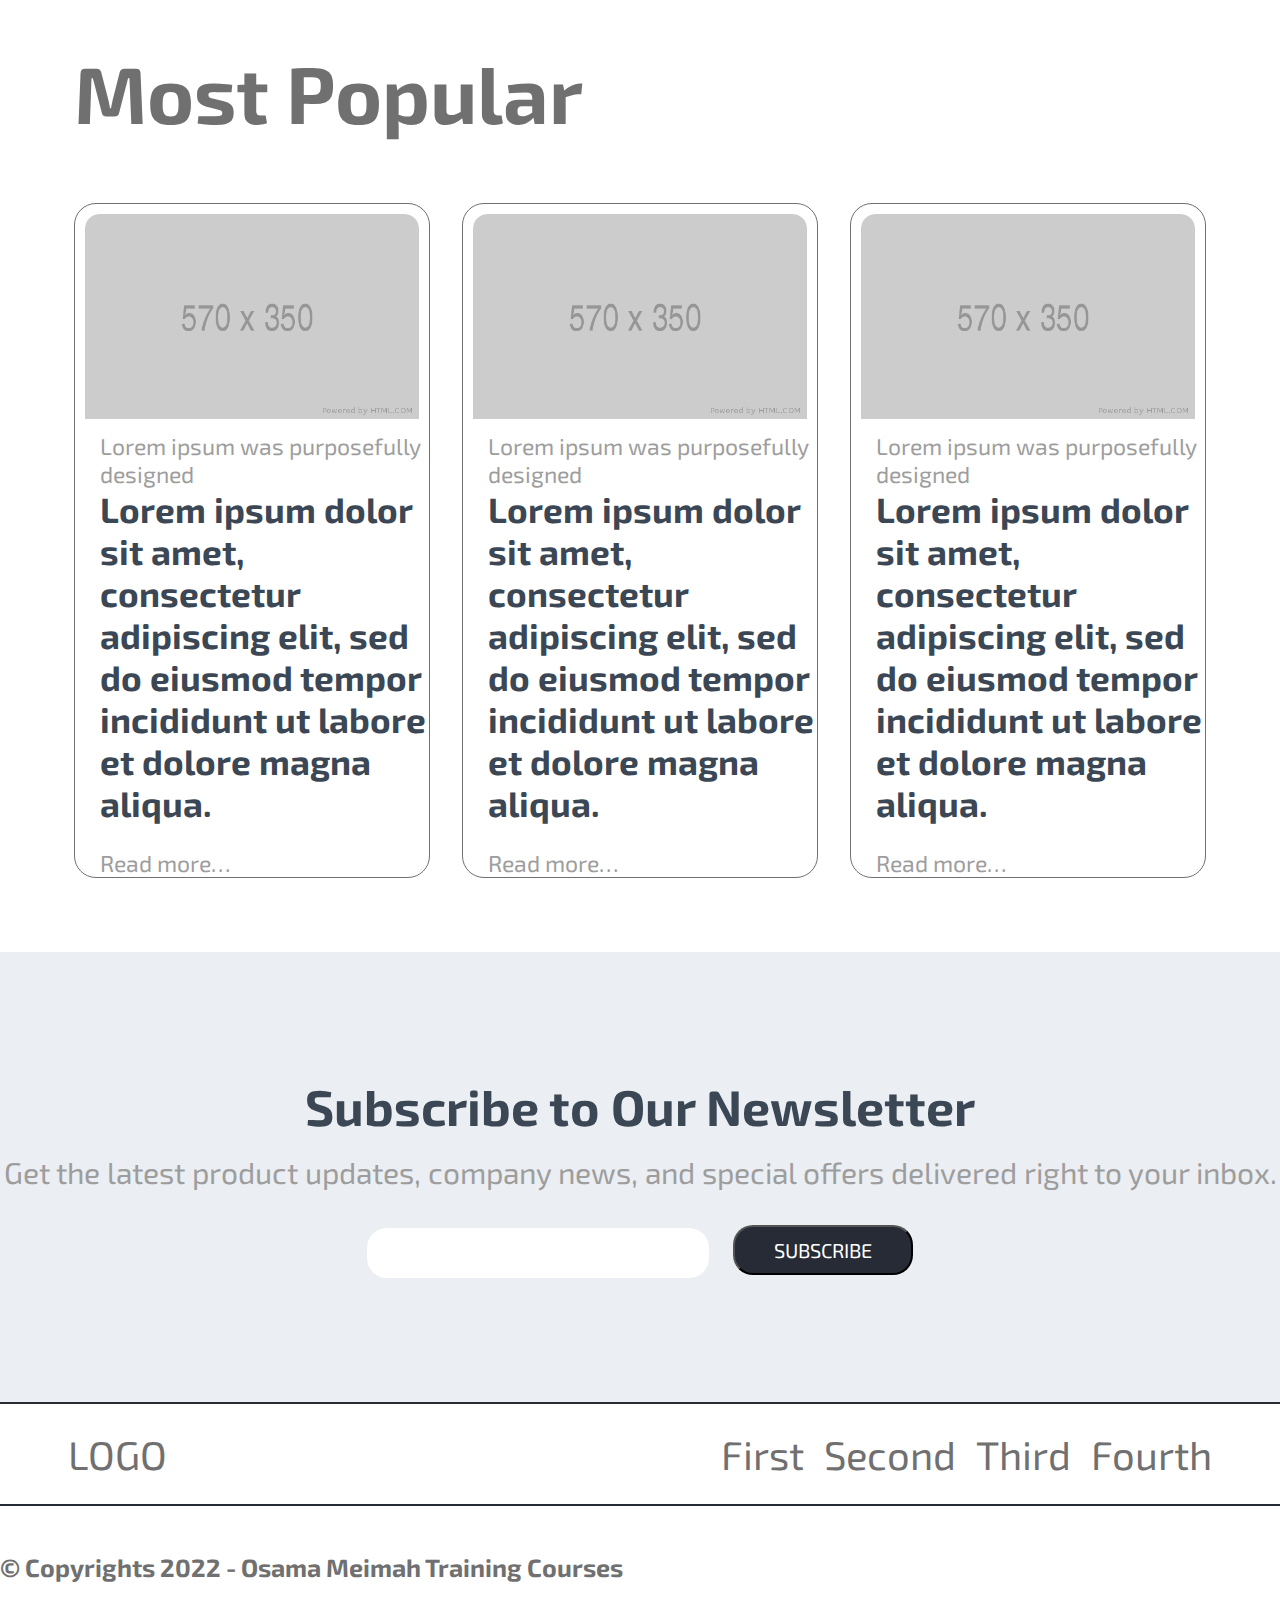
<file: FrontEnd/Frontend T#06/index.html>
<!DOCTYPE html>
<html lang="en">
  <head>
    <meta charset="UTF-8" />
    <meta http-equiv="X-UA-Compatible" content="IE=edge" />
    <meta name="viewport" content="width=device-width, initial-scale=1.0" />
    <title>Document</title>
    <link rel="stylesheet" href="css/style.css" />
    <link rel="preconnect" href="https://fonts.googleapis.com" />
    <link rel="preconnect" href="https://fonts.gstatic.com" crossorigin />
    <link
      href="https://fonts.googleapis.com/css2?family=Exo+2:wght@300;400;700&display=swap"
      rel="stylesheet"
    />
  </head>
  <body>
    <!-- first -->
    <header>
      <span>LOGO</span>
      <ul>
        <li>First</li>
        <li>Second</li>
        <li>Third</li>
      </ul>

      <input type="search" placeholder="Search" />
    </header>

    <!-- End first -->

    <!-- secount -->
    <section class="section-1">
      <p class="p1">Let’s do an amazing work</p>
      <p class="p2">Read my blogs, leave your comment</p>
    </section>

    <!-- End Secound -->

    <!-- third -->
    <section class="section-2">
      <div class="nav1">
        <span>AUGUST 12, 2022</span>
        <p>
          Lorem ipsum was purposefully designed to have no meaning, but appear
          like real text, making it the perfect placeholder.
        </p>
      </div>

      <div class="nav2">
        
        <div class="nav-1">
          <span>AUGUST 12, 2022</span>
          <p>
            Lorem ipsum was purposefully designed to have no meaning, but appear
            like real text,
          </p>
        </div>

        <div class="nav-2">
          <span>AUGUST 12, 2022</span>
          <p>
            Lorem ipsum was purposefully designed to have no meaning, but appear
            like real text,
          </p>
        </div>
      </div>

    </section>
    <!-- End Third -->


    <!-- fourth -->
<section class="section-3">
    
<nav class="nav-1">
<figure class="figure1">
    <img src="images/216x216.png" alt="images">
</figure>
<section class="mm1">
    <span>Lorem ipsum was purposefully designed</span>
    <p>Lorem ipsum dolor sit amet, consectetur adipiscing elit, sed do eiusmod tempor incididunt ut labore et dolore magna aliqua. Ut enim ad minim veniam</p>
</section>
</nav>

<nav class="nav-2">
<figure class="figure2">
    <img src="images/216x216.png" alt="images">
</figure>
<section class="mm2">
    <span>Lorem ipsum was purposefully designed</span>
    <p>Lorem ipsum dolor sit amet, consectetur adipiscing elit, sed do eiusmod tempor incididunt ut labore et dolore magna aliqua. Ut enim ad minim veniam</p>
</section>
</nav>

</nav>
</section>

    <!-- End Fourth -->

    <!-- fifth -->
    <div class="btn">
<button>LOAD MORE</button>
</div>
    <!-- End Fifth -->

    <!-- sixth -->

<section class="section-4">
     <span>Most Popular</span>
     <section class="bn">
     <nav>
<figure>
    <img class="hj" src="images/216x216.png" alt="image">
    </figure>
    <article>
<span>Lorem ipsum was purposefully designed</span>
<p>Lorem ipsum dolor sit amet, consectetur adipiscing elit</p>
 <p>Lorem ipsum dolor sit amet, consectetur adipiscing elit, sed do eiusmod tempor incididunt ut labore et dolore magna aliqua. Ut enim ad minim veniam. Lorem ipsum dolor sit amet, consectetur adipiscing elit, sed do eiusmod tempor incididunt ut labore et dolore magna aliqua. Ut enim ad minim veniam</p>
     </article>
    </nav>
    
          <nav>
<figure>
    <img class="hj" src="images/216x216.png" alt="image">
    </figure>
    <article>
<span>Lorem ipsum was purposefully designed</span>
<p>Lorem ipsum dolor sit amet, consectetur adipiscing elit</p>
 <p>Lorem ipsum dolor sit amet, consectetur adipiscing elit, sed do eiusmod tempor incididunt ut labore et dolore magna aliqua. Ut enim ad minim veniam. Lorem ipsum dolor sit amet, consectetur adipiscing elit, sed do eiusmod tempor incididunt ut labore et dolore magna aliqua. Ut enim ad minim veniam</p>
     </article>
    </nav>

          <nav>
<figure>
    <img class="hj" src="images/216x216.png" alt="image">
    </figure>
    <article>
<span>Lorem ipsum was purposefully designed</span>
<p>Lorem ipsum dolor sit amet, consectetur adipiscing elit</p>
 <p>Lorem ipsum dolor sit amet, consectetur adipiscing elit, sed do eiusmod tempor incididunt ut labore et dolore magna aliqua. Ut enim ad minim veniam. Lorem ipsum dolor sit amet, consectetur adipiscing elit, sed do eiusmod tempor incididunt ut labore et dolore magna aliqua. Ut enim ad minim veniam</p>
   </article>  </nav>

         <div class="btnn">
<button>LOAD MORE</button>
</div>
</section>
</section>
    <!-- End Sixth -->

<!-- seven -->
 <section class="section-5">
    <nav class="par">
        <p>Most Popular</p>
    </nav>

    <nav class="par2">
        <nav class="u">
        <figure>
            <img src="images/570x350.png" class="responsive" alt="images">
        </figure>
        <article>
        <span>Lorem ipsum was purposefully designed</span>
        <p>Lorem ipsum dolor sit amet, consectetur adipiscing elit, sed do eiusmod tempor incididunt ut labore et dolore magna aliqua.</p>
    <span>Read more…</span>
    </article>
    </nav>

            <nav class="u">
        <figure>
            <img src="images/570x350.png" class="responsive" alt="images">
        </figure>
        <article>
        <span>Lorem ipsum was purposefully designed</span>
        <p>Lorem ipsum dolor sit amet, consectetur adipiscing elit, sed do eiusmod tempor incididunt ut labore et dolore magna aliqua.</p>
    <span>Read more…</span>
    </article>
    </nav>

            <nav class="u">
        <figure>
            <img src="images/570x350.png" class="responsive" alt="images">
        </figure>
        <article>
        <span>Lorem ipsum was purposefully designed</span>
        <p>Lorem ipsum dolor sit amet, consectetur adipiscing elit, sed do eiusmod tempor incididunt ut labore et dolore magna aliqua.</p>
    <span>Read more…</span>
    </article>
    </nav>

    
</nav>
 </section>
<!-- End seven -->


<!-- eight -->
<section class="section-6">
    <span>Subscribe to Our Newsletter</span>
    <p class="text">Get the latest product updates, company news, and special offers delivered right to your inbox.</p>
<form>
    <input type="search">
    <button>SUBSCRIBE</button>
</form> 
</section>
<!-- End eight -->

<!-- nine -->
<section class="section-7">
<span>LOGO</span>

<ul>
  <li>First</li>
  <li>Second</li>
  <li>Third</li>
  <li>Fourth</li>
</ul>
</section>

<!-- end nine -->

<!-- ten -->
<section class="section-8">
  <p>© Copyrights 2022 - Osama Meimah Training Courses</p>
</section>

<!-- end ten -->
  </body>
</html>
</file>
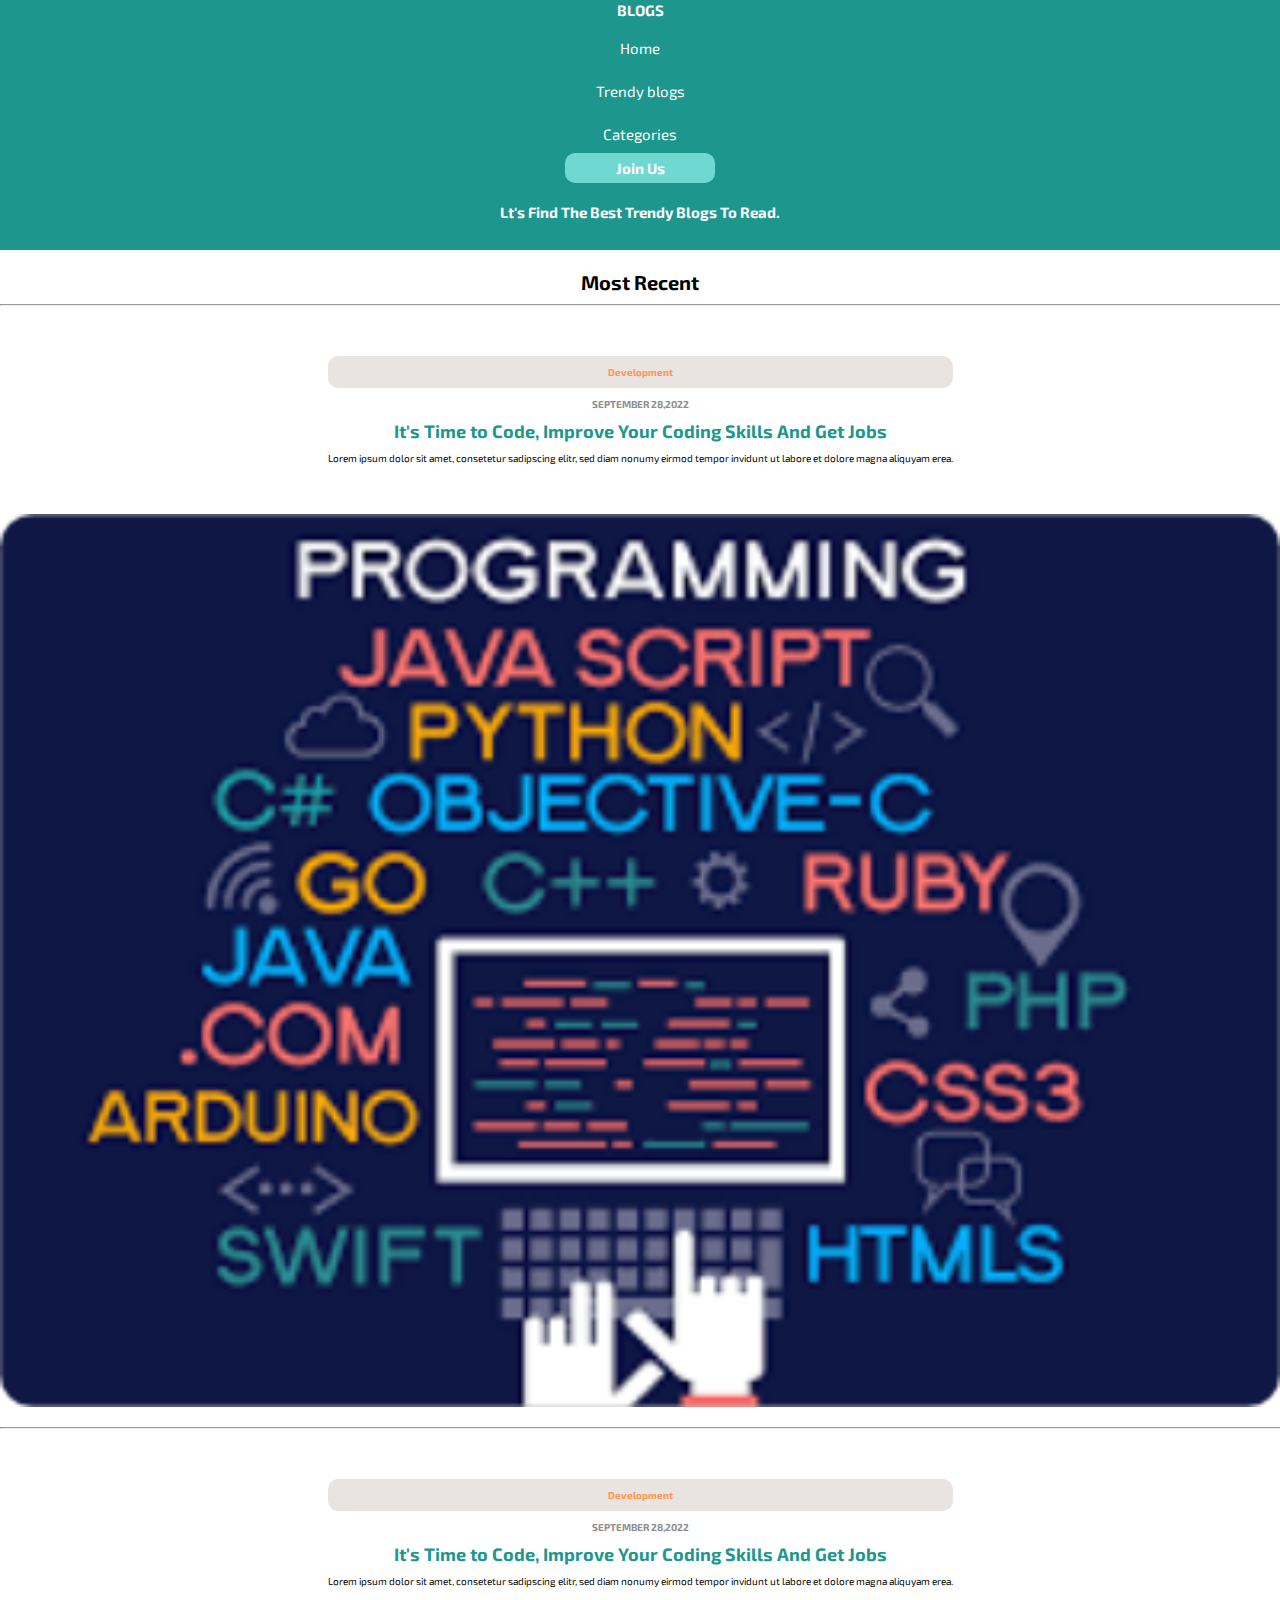
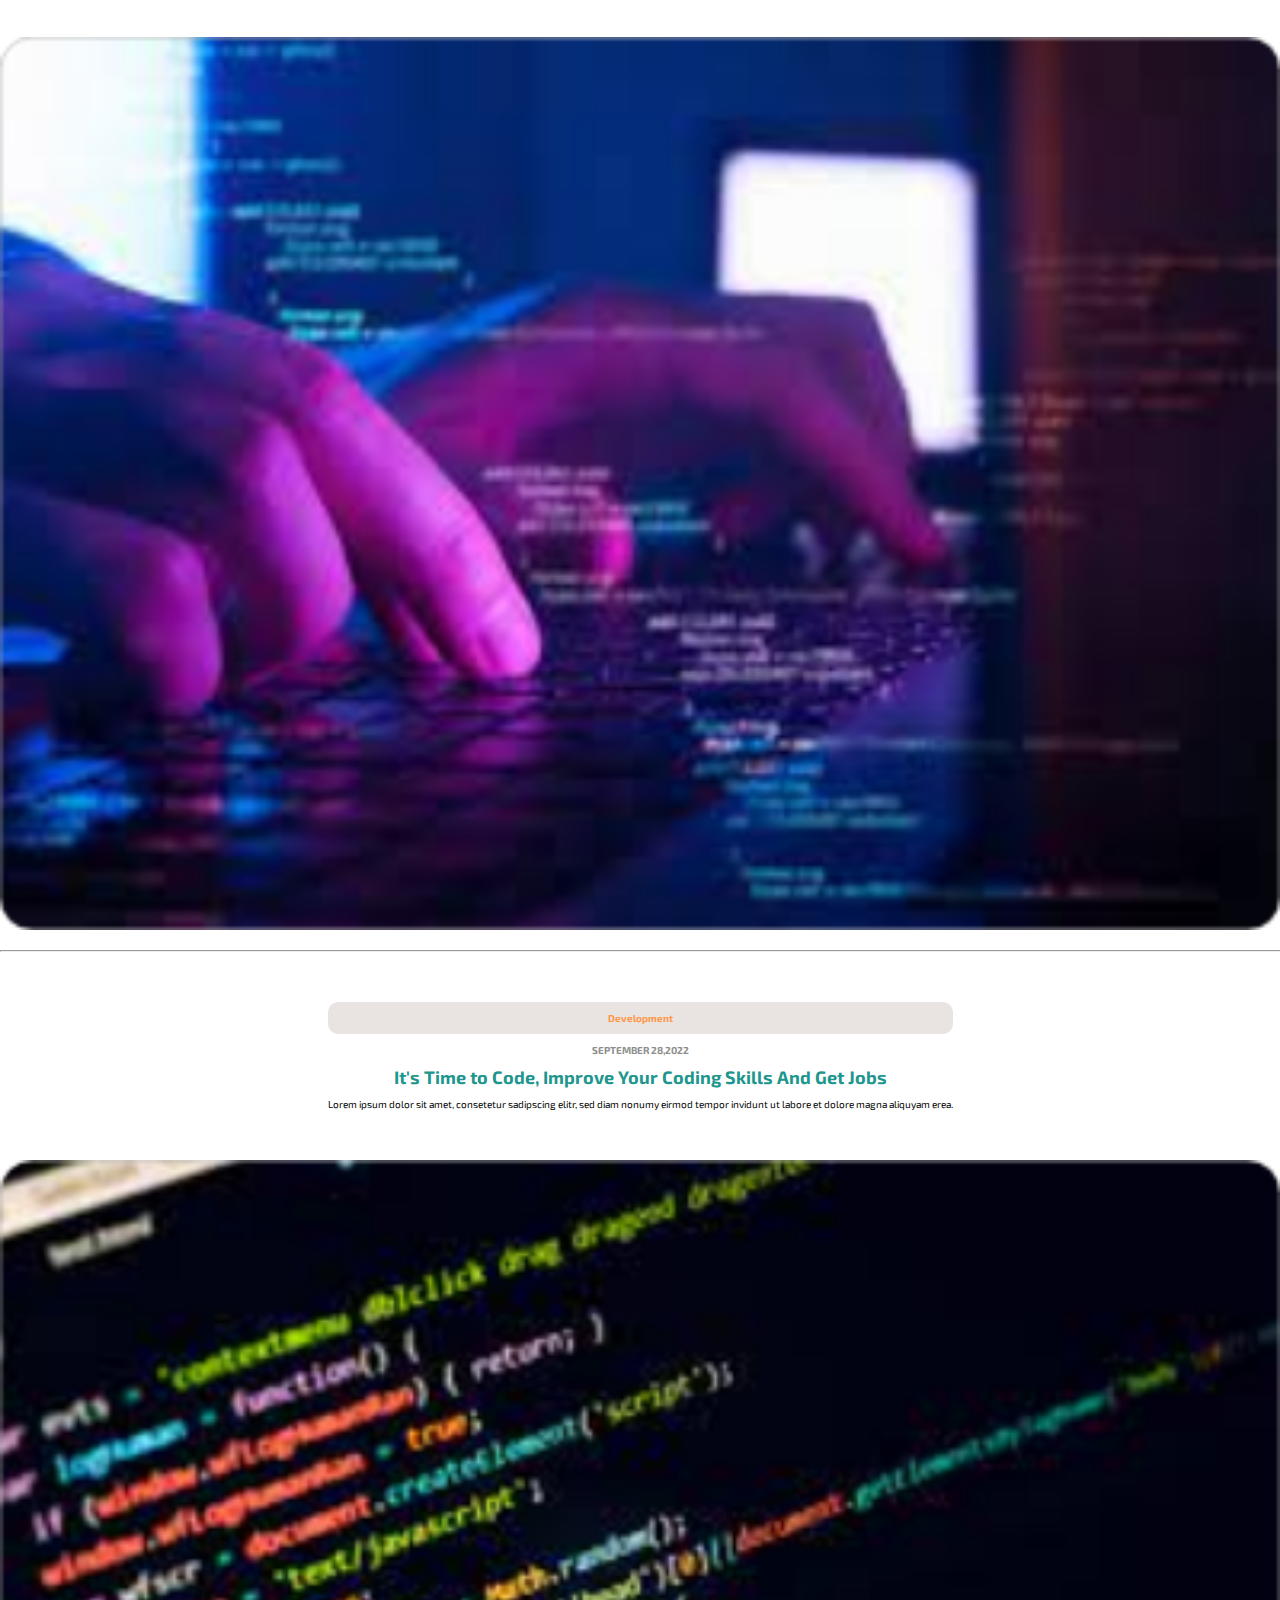
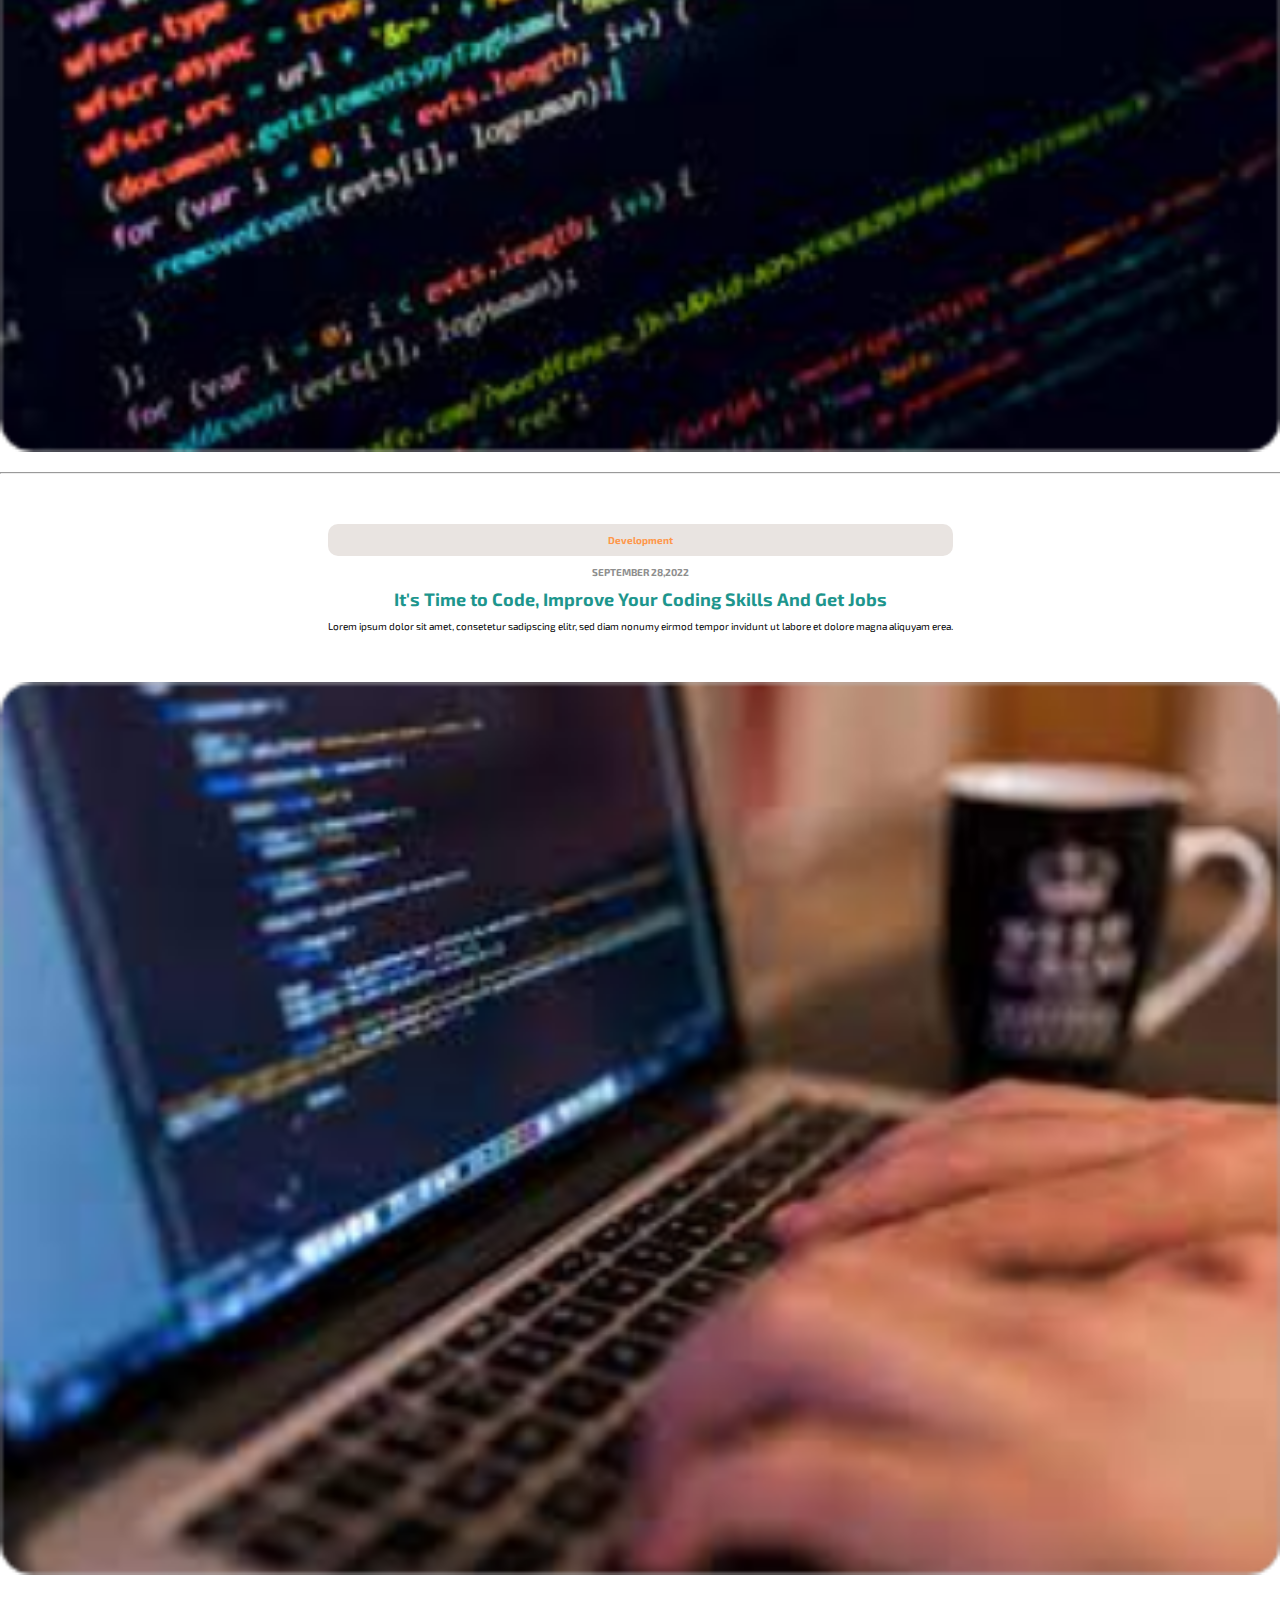
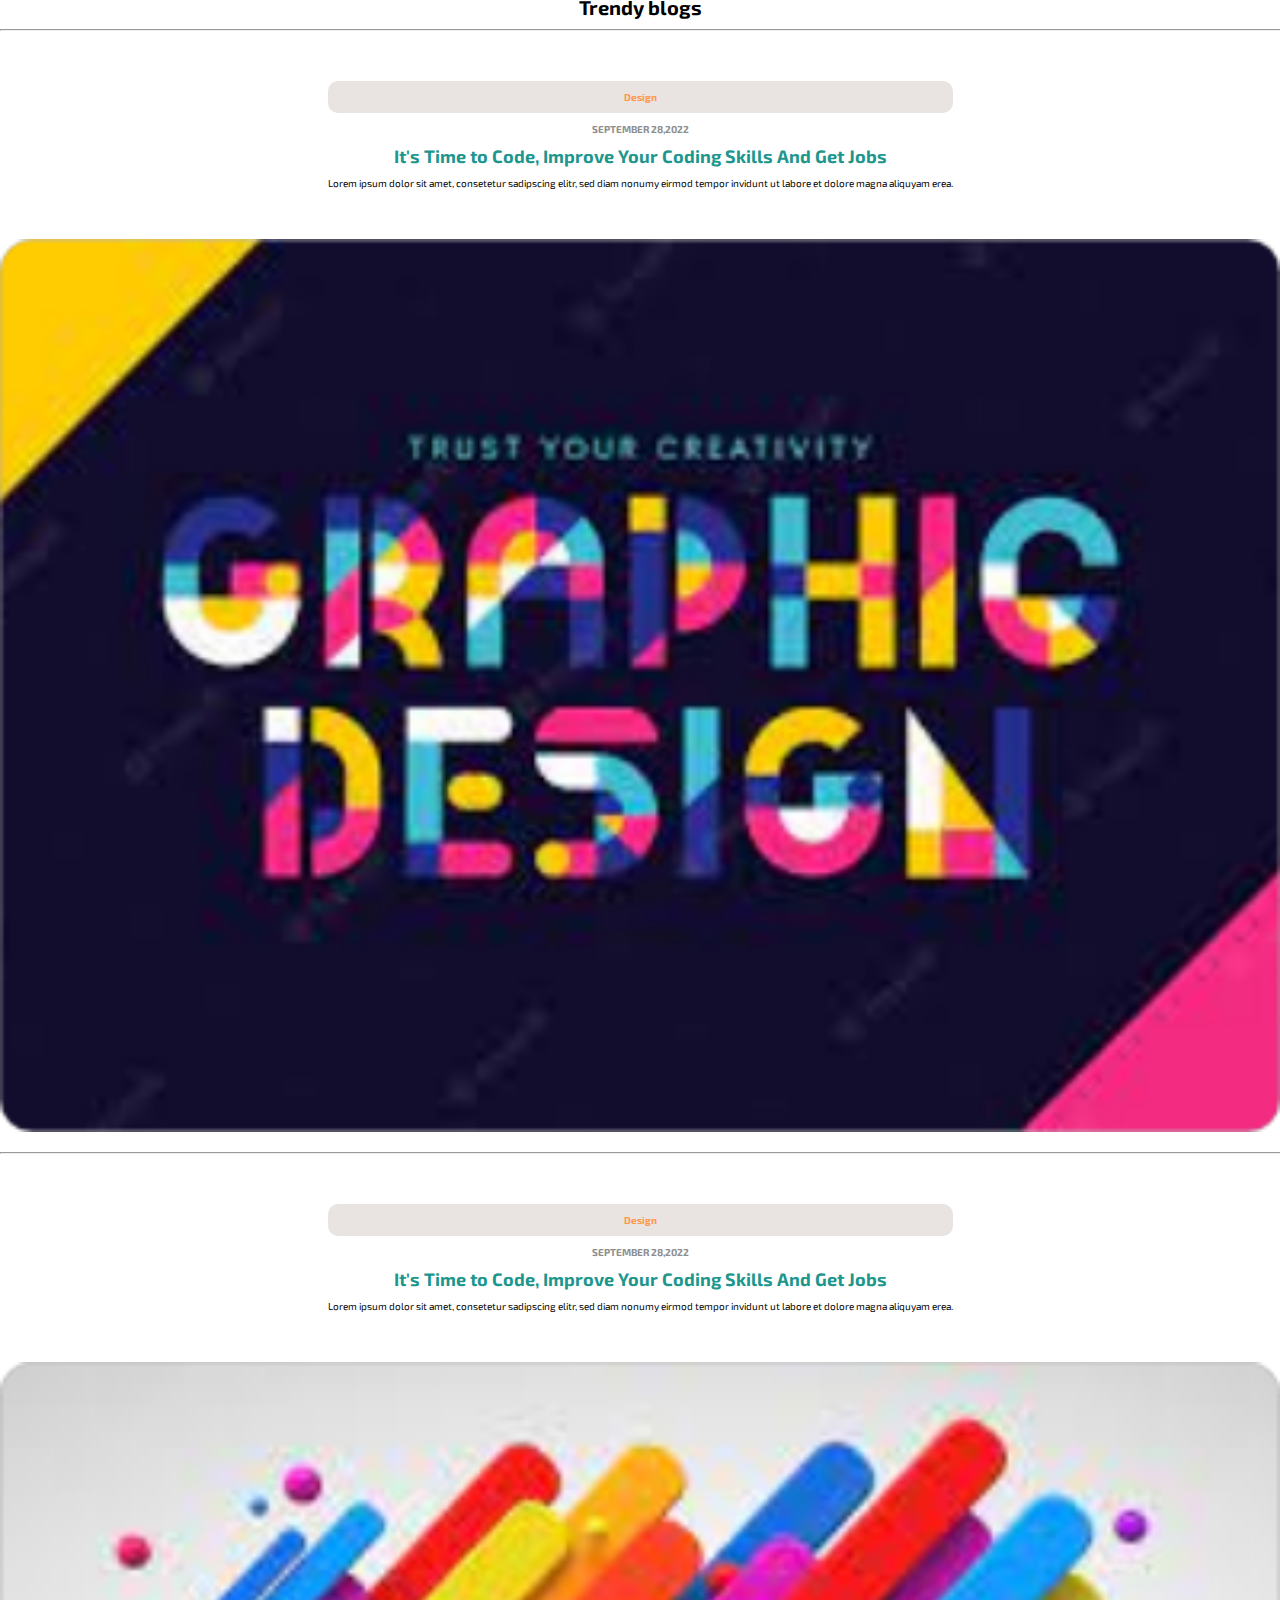
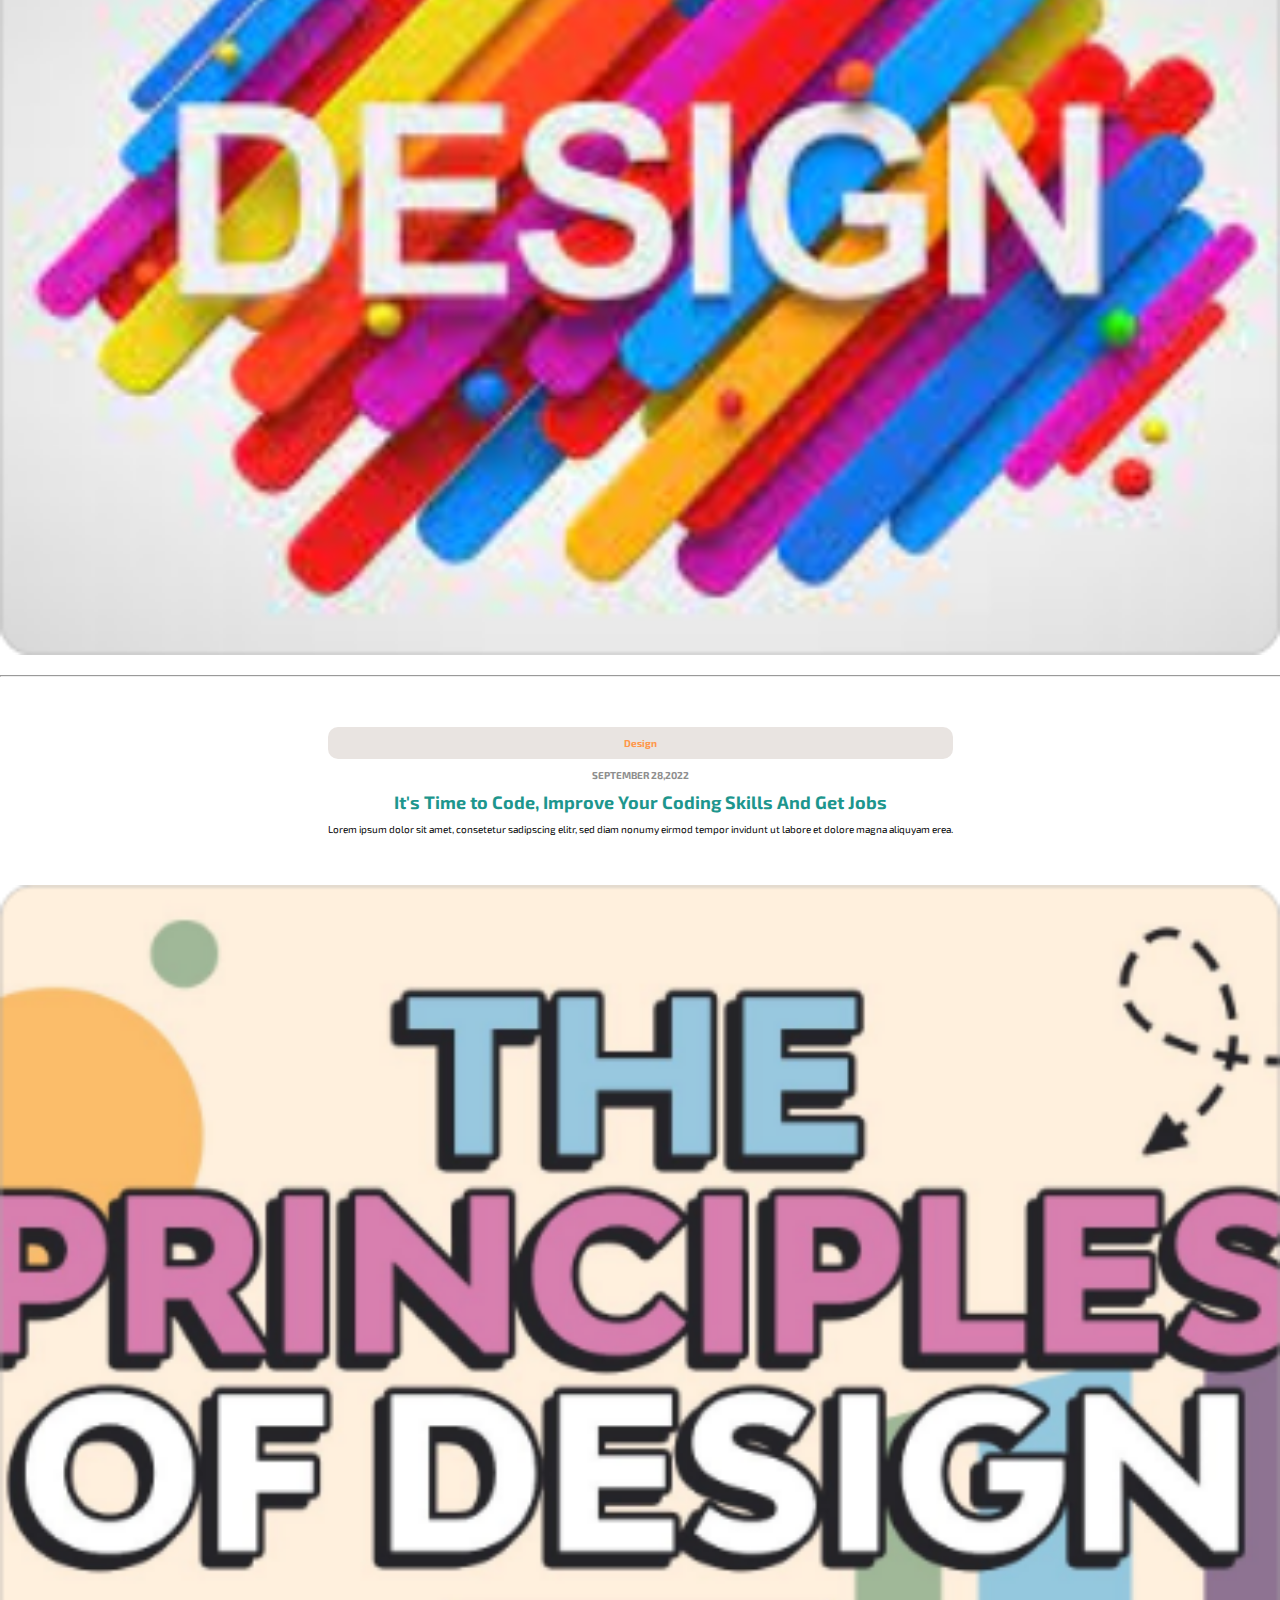
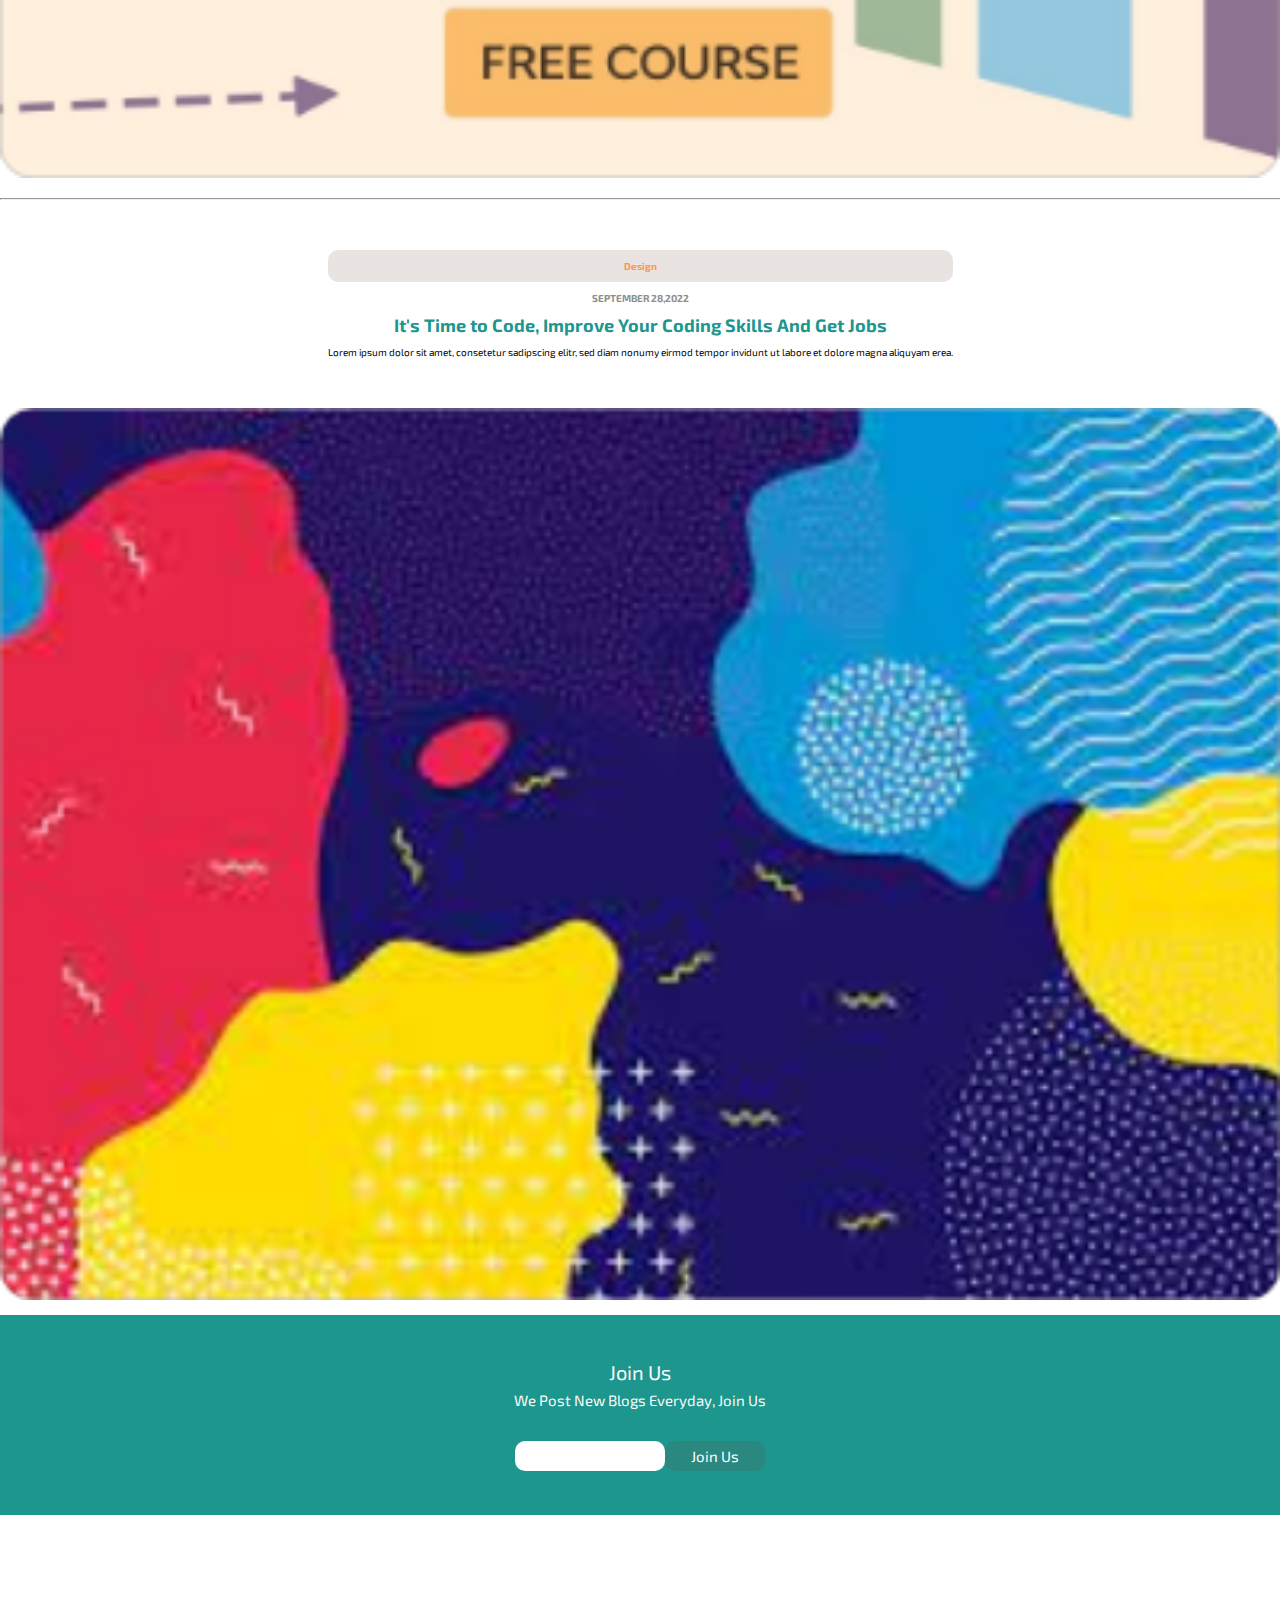
<file: FrontEnd/Frontend T#08/index.html>
<!DOCTYPE html>
<html lang="en">
  <head>
    <meta charset="UTF-8" />
    <meta http-equiv="X-UA-Compatible" content="IE=edge" />
    <meta name="viewport" content="width=device-width, initial-scale=1.0" />
    <title>Document</title>
    <link rel="stylesheet" href="css/style.css" />
  </head>
  <link rel="preconnect" href="https://fonts.googleapis.com" />
  <link rel="preconnect" href="https://fonts.gstatic.com" crossorigin />
  <link
    href="https://fonts.googleapis.com/css2?family=Exo+2&display=swap"
    rel="stylesheet"
  />
  <body>
    <!-- header -->
    <header>
      <!-- <nav class="img1"><img src="images/Mask Group 1.png" /></nav> -->

      <nav class="header-1">
        <nav><span>BLOGS</span></nav>
        <nav>
          <ul>
            <li>Home</li>
            <li>Trendy blogs</li>
            <li>Categories</li>
          </ul>
        </nav>
        <nav>
          <button type="submit">Join Us</button>
        </nav>
      </nav>

      <p>Lt's Find The Best Trendy Blogs To Read.</p>
    </header>
    <!-- End Header -->

    <!-- section-1 -->
    <section class="section-1">
      <span>Most Recent</span>
      <hr />
      <nav>
        <article>
          <nav>
            <span>Development</span>
            <span>SEPTEMBER 28,2022</span>
          </nav>
          <p>It's Time to Code, Improve Your Coding Skills And Get Jobs</p>
          <p>
            Lorem ipsum dolor sit amet, consetetur sadipscing elitr, sed diam
            nonumy eirmod tempor invidunt ut labore et dolore magna aliquyam
            erea.
          </p>
        </article>
        <figure>
          <img src="images/Blog-1.png" />
        </figure>
      </nav>
    </section>

    <!-- End section -->

    <!-- section-2 -->
    <section class="section-1">
      <hr />
      <nav>
        <article>
          <nav>
            <span>Development</span>
            <span>SEPTEMBER 28,2022</span>
          </nav>
          <p>It's Time to Code, Improve Your Coding Skills And Get Jobs</p>
          <p>
            Lorem ipsum dolor sit amet, consetetur sadipscing elitr, sed diam
            nonumy eirmod tempor invidunt ut labore et dolore magna aliquyam
            erea.
          </p>
        </article>
        <figure>
          <img src="images/Blog-2.png" />
        </figure>
      </nav>
    </section>
    <!-- End section-2 -->

    <!-- section-3 -->
    <section class="section-1">
      <hr />
      <nav>
        <article>
          <nav>
            <span>Development</span>
            <span>SEPTEMBER 28,2022</span>
          </nav>
          <p>It's Time to Code, Improve Your Coding Skills And Get Jobs</p>
          <p>
            Lorem ipsum dolor sit amet, consetetur sadipscing elitr, sed diam
            nonumy eirmod tempor invidunt ut labore et dolore magna aliquyam
            erea.
          </p>
        </article>
        <figure>
          <img src="images/Blog-3.png" />
        </figure>
      </nav>
    </section>
    <!-- End section-3 -->

    <!-- section-4 -->
    <section class="section-1">
      <hr />
      <nav>
        <article>
          <nav>
            <span>Development</span>
            <span>SEPTEMBER 28,2022</span>
          </nav>
          <p>It's Time to Code, Improve Your Coding Skills And Get Jobs</p>
          <p>
            Lorem ipsum dolor sit amet, consetetur sadipscing elitr, sed diam
            nonumy eirmod tempor invidunt ut labore et dolore magna aliquyam
            erea.
          </p>
        </article>
        <figure>
          <img src="images/Blog-4.png" />
        </figure>
      </nav>
    </section>

    <!-- End section-4 -->

    <!-- section-5 -->

    <section class="section-1">
      <span>Trendy blogs</span>
      <hr />
      <nav>
        <article>
          <nav>
            <span>Design</span>
            <span>SEPTEMBER 28,2022</span>
          </nav>
          <p>It's Time to Code, Improve Your Coding Skills And Get Jobs</p>
          <p>
            Lorem ipsum dolor sit amet, consetetur sadipscing elitr, sed diam
            nonumy eirmod tempor invidunt ut labore et dolore magna aliquyam
            erea.
          </p>
        </article>
        <figure>
          <img src="images/Blog-5.png" />
        </figure>
      </nav>
    </section>
    <!-- End section5 -->

    <!-- Section-6 -->
    <section class="section-1">
      <hr />
      <nav>
        <article>
          <nav>
            <span>Design</span>
            <span>SEPTEMBER 28,2022</span>
          </nav>
          <p>It's Time to Code, Improve Your Coding Skills And Get Jobs</p>
          <p>
            Lorem ipsum dolor sit amet, consetetur sadipscing elitr, sed diam
            nonumy eirmod tempor invidunt ut labore et dolore magna aliquyam
            erea.
          </p>
        </article>
        <figure>
          <img src="images/Blog-6.png" />
        </figure>
      </nav>
    </section>
    <!-- end section-6 -->

    <!-- section-7 -->
    <section class="section-1">
      <hr />
      <nav>
        <article>
          <nav>
            <span>Design</span>
            <span>SEPTEMBER 28,2022</span>
          </nav>
          <p>It's Time to Code, Improve Your Coding Skills And Get Jobs</p>
          <p>
            Lorem ipsum dolor sit amet, consetetur sadipscing elitr, sed diam
            nonumy eirmod tempor invidunt ut labore et dolore magna aliquyam
            erea.
          </p>
        </article>
        <figure>
          <img src="images/Blog-7.png" />
        </figure>
      </nav>
    </section>
    <!-- end section-7 -->
    <!-- section-8 -->
    <section class="section-1">
      <hr />
      <nav>
        <article>
          <nav>
            <span>Design</span>
            <span>SEPTEMBER 28,2022</span>
          </nav>
          <p>It's Time to Code, Improve Your Coding Skills And Get Jobs</p>
          <p>
            Lorem ipsum dolor sit amet, consetetur sadipscing elitr, sed diam
            nonumy eirmod tempor invidunt ut labore et dolore magna aliquyam
            erea.
          </p>
        </article>
        <figure>
          <img src="images/Blog-8.png" />
        </figure>
      </nav>
    </section>

    <!-- end section-8 -->

    <!-- section-9 -->
    <footer>
      <span>Join Us</span>
      <p>We Post New Blogs Everyday, Join Us</p>
      <form>
        <input type="search" />
        <button>Join Us</button>
      </form>
    </footer>

    <!-- end section-9 -->
  </body>
</html>
</file>
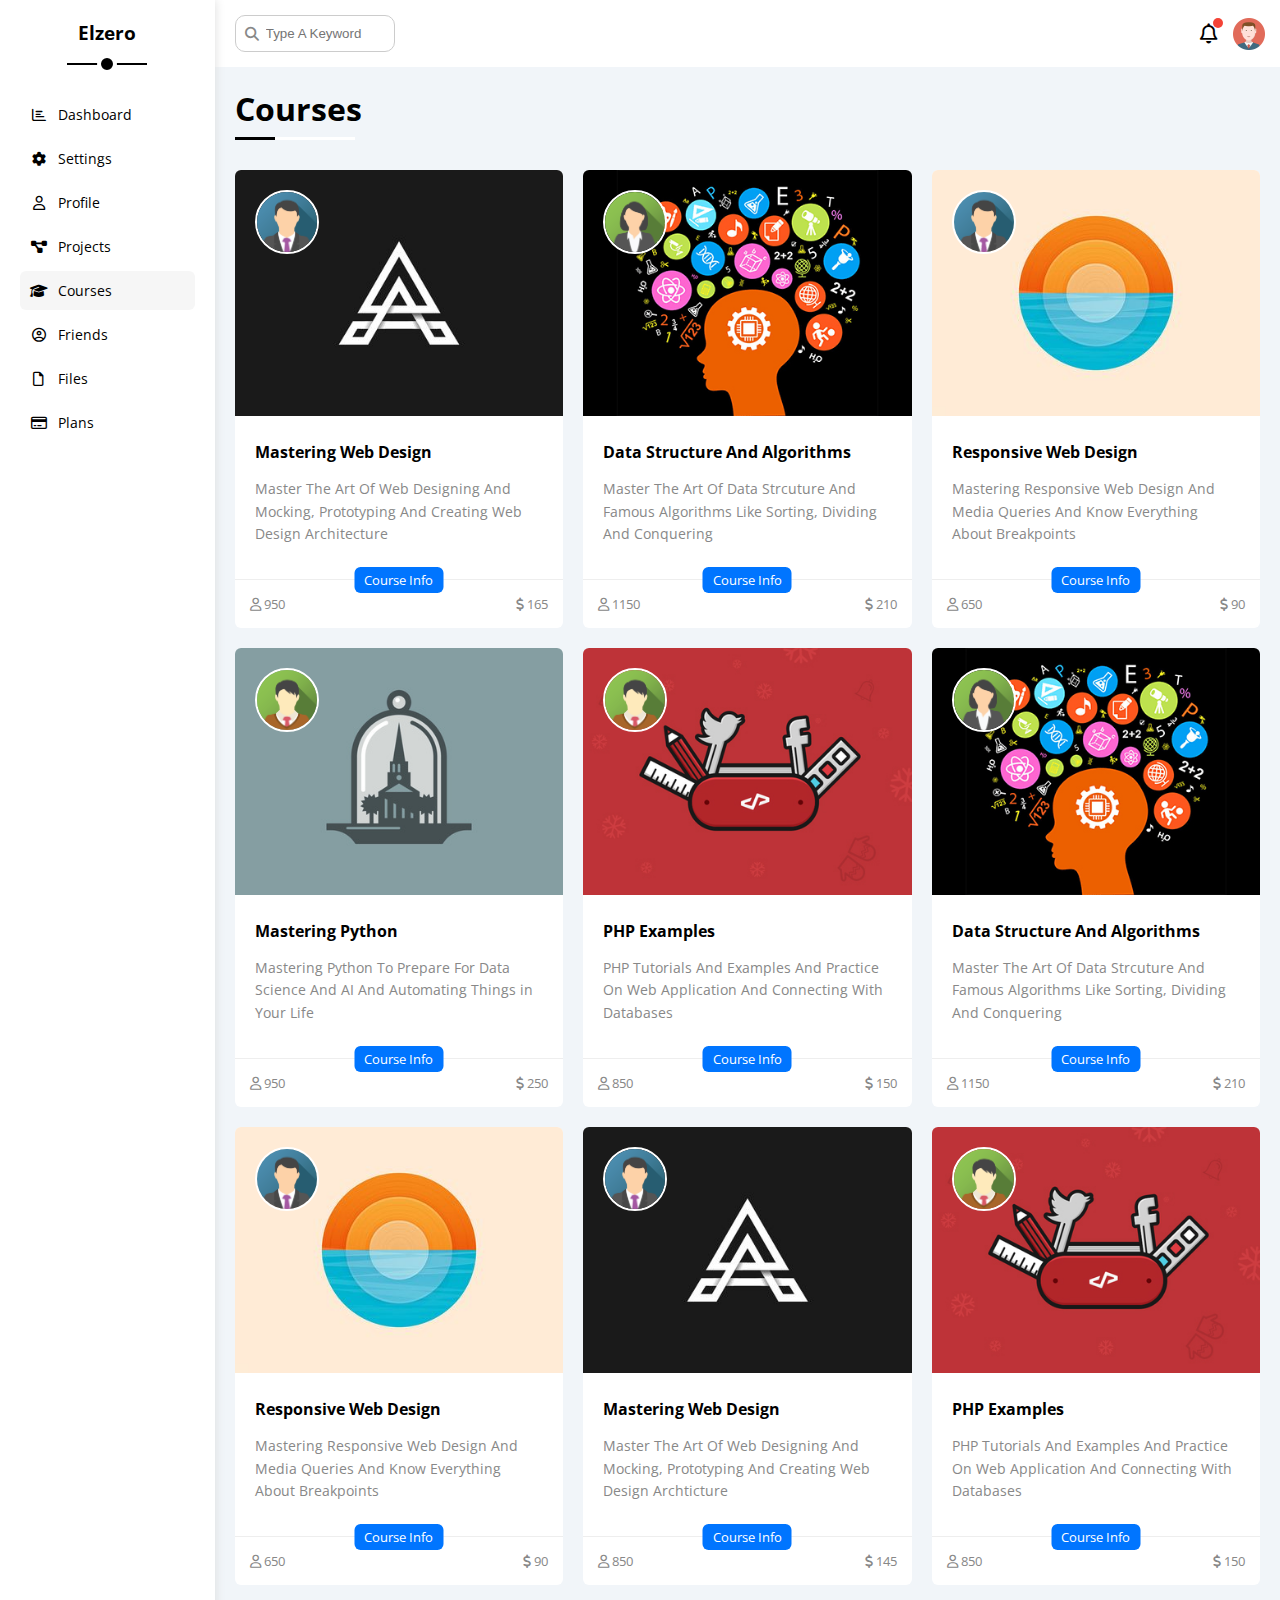
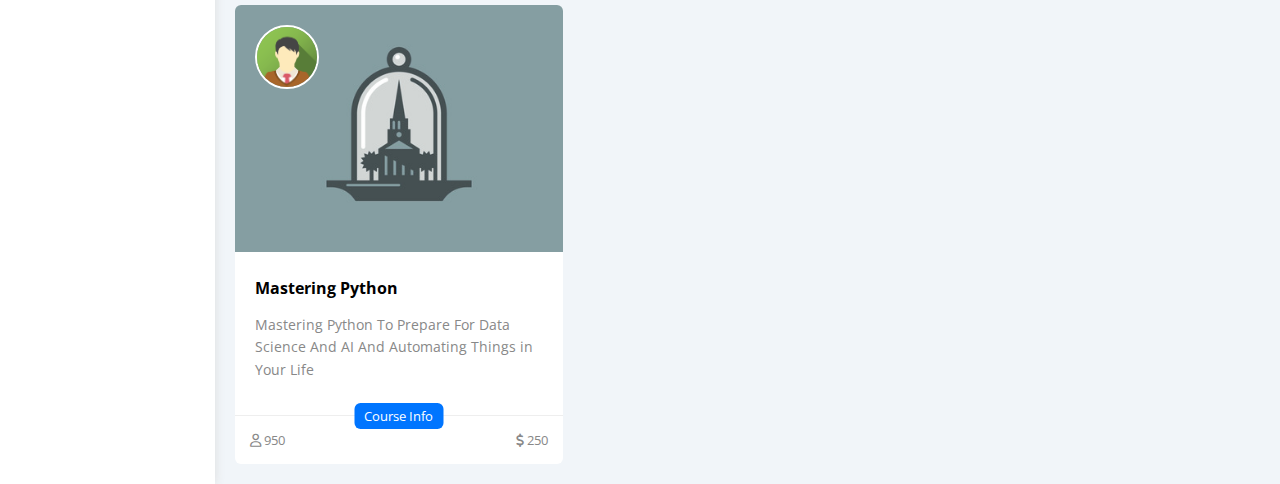
<file: FrontEnd/Dashboard-all/courses.html>
<!DOCTYPE html>
<html lang="en">
  <head>
    <meta charset="UTF-8" />
    <meta http-equiv="X-UA-Compatible" content="IE=edge" />
    <meta name="viewport" content="width=device-width, initial-scale=1.0" />
    <title>Courses</title>
    <link rel="stylesheet" href="css/all.min.css" />
    <link rel="stylesheet" href="css/framework.css" />
    <link rel="stylesheet" href="css/master.css" />
    <link rel="preconnect" href="https://fonts.googleapis.com" />
    <link rel="preconnect" href="https://fonts.gstatic.com" crossorigin />
    <link href="https://fonts.googleapis.com/css2?family=Open+Sans:wght@300;500&display=swap" rel="stylesheet" />
  </head>
  <body>
    <div class="page d-flex">
      <div class="sidebar bg-white p-20 p-relative">
        <h3 class="p-relative txt-c mt-0">Elzero</h3>
        <ul>
          <li>
            <a class="d-flex align-center fs-14 c-black rad-6 p-10" href="index.html">
              <i class="fa-regular fa-chart-bar fa-fw"></i>
              <span>Dashboard</span>
            </a>
          </li>
          <li>
            <a class="d-flex align-center fs-14 c-black rad-6 p-10" href="settings.html">
              <i class="fa-solid fa-gear fa-fw"></i>
              <span>Settings</span>
            </a>
          </li>
          <li>
            <a class="d-flex align-center fs-14 c-black rad-6 p-10" href="profile.html">
              <i class="fa-regular fa-user fa-fw"></i>
              <span>Profile</span>
            </a>
          </li>
          <li>
            <a class="d-flex align-center fs-14 c-black rad-6 p-10" href="projects.html">
              <i class="fa-solid fa-diagram-project fa-fw"></i>
              <span>Projects</span>
            </a>
          </li>
          <li>
            <a class="active d-flex align-center fs-14 c-black rad-6 p-10" href="courses.html">
              <i class="fa-solid fa-graduation-cap fa-fw"></i>
              <span>Courses</span>
            </a>
          </li>
          <li>
            <a class="d-flex align-center fs-14 c-black rad-6 p-10" href="friends.html">
              <i class="fa-regular fa-circle-user fa-fw"></i>
              <span>Friends</span>
            </a>
          </li>
          <li>
            <a class="d-flex align-center fs-14 c-black rad-6 p-10" href="files.html">
              <i class="fa-regular fa-file fa-fw"></i>
              <span>Files</span>
            </a>
          </li>
          <li>
            <a class="d-flex align-center fs-14 c-black rad-6 p-10" href="plans.html">
              <i class="fa-regular fa-credit-card fa-fw"></i>
              <span>Plans</span>
            </a>
          </li>
        </ul>
      </div>
      <div class="content w-full">
        <!-- Start Head -->
        <div class="head bg-white p-15 between-flex">
          <div class="search p-relative">
            <input class="p-10" type="search" placeholder="Type A Keyword" />
          </div>
          <div class="icons d-flex align-center">
            <span class="notification p-relative">
              <i class="fa-regular fa-bell fa-lg"></i>
            </span>
            <img src="imgs/avatar.png" alt="" />
          </div>
        </div>
        <!-- End Head -->
        <h1 class="p-relative">Courses</h1>
        <div class="courses-page d-grid m-20 gap-20">
          <div class="course bg-white rad-6 p-relative">
            <img class="cover" src="imgs/course-01.jpg" alt="" />
            <img class="instructor" src="imgs/team-01.png" alt="" />
            <div class="p-20">
              <h4 class="m-0">Mastering Web Design</h4>
              <p class="description c-grey mt-15 fs-14">
                Master The Art Of Web Designing And Mocking, Prototyping And Creating Web Design Architecture
              </p>
            </div>
            <div class="info p-15 p-relative between-flex">
              <span class="title bg-blue c-white btn-shape">Course Info</span>
              <span class="c-grey">
                <i class="fa-regular fa-user"></i>
                950
              </span>
              <span class="c-grey">
                <i class="fa-solid fa-dollar-sign"></i>
                165
              </span>
            </div>
          </div>
          <div class="course bg-white rad-6 p-relative">
            <img class="cover" src="imgs/course-02.jpg" alt="" />
            <img class="instructor" src="imgs/team-02.png" alt="" />
            <div class="p-20">
              <h4 class="m-0">Data Structure And Algorithms</h4>
              <p class="description c-grey mt-15 fs-14">
                Master The Art Of Data Strcuture And Famous Algorithms Like Sorting, Dividing And Conquering
              </p>
            </div>
            <div class="info p-15 p-relative between-flex">
              <span class="title bg-blue c-white btn-shape">Course Info</span>
              <span class="c-grey"> <i class="fa-regular fa-user"></i> 1150</span>
              <span class="c-grey"><i class="fa-solid fa-dollar-sign"></i> 210</span>
            </div>
          </div>
          <div class="course bg-white rad-6 p-relative">
            <img class="cover" src="imgs/course-03.jpg" alt="" />
            <img class="instructor" src="imgs/team-01.png" alt="" />
            <div class="p-20">
              <h4 class="m-0">Responsive Web Design</h4>
              <p class="description c-grey mt-15 fs-14">
                Mastering Responsive Web Design And Media Queries And Know Everything About Breakpoints
              </p>
            </div>
            <div class="info p-15 p-relative between-flex">
              <span class="title bg-blue c-white btn-shape">Course Info</span>
              <span class="c-grey"> <i class="fa-regular fa-user"></i> 650</span>
              <span class="c-grey"><i class="fa-solid fa-dollar-sign"></i> 90</span>
            </div>
          </div>
          <div class="course bg-white rad-6 p-relative">
            <img class="cover" src="imgs/course-04.jpg" alt="" />
            <img class="instructor" src="imgs/team-03.png" alt="" />
            <div class="p-20">
              <h4 class="m-0">Mastering Python</h4>
              <p class="description c-grey mt-15 fs-14">
                Mastering Python To Prepare For Data Science And AI And Automating Things in Your Life
              </p>
            </div>
            <div class="info p-15 p-relative between-flex">
              <span class="title bg-blue c-white btn-shape">Course Info</span>
              <span class="c-grey"> <i class="fa-regular fa-user"></i> 950</span>
              <span class="c-grey"><i class="fa-solid fa-dollar-sign"></i> 250</span>
            </div>
          </div>
          <div class="course bg-white rad-6 p-relative">
            <img class="cover" src="imgs/course-05.jpg" alt="" />
            <img class="instructor" src="imgs/team-03.png" alt="" />
            <div class="p-20">
              <h4 class="m-0">PHP Examples</h4>
              <p class="description c-grey mt-15 fs-14">
                PHP Tutorials And Examples And Practice On Web Application And Connecting With Databases
              </p>
            </div>
            <div class="info p-15 p-relative between-flex">
              <span class="title bg-blue c-white btn-shape">Course Info</span>
              <span class="c-grey"> <i class="fa-regular fa-user"></i> 850</span>
              <span class="c-grey"><i class="fa-solid fa-dollar-sign"></i> 150</span>
            </div>
          </div>
          <div class="course bg-white rad-6 p-relative">
            <img class="cover" src="imgs/course-02.jpg" alt="" />
            <img class="instructor" src="imgs/team-02.png" alt="" />
            <div class="p-20">
              <h4 class="m-0">Data Structure And Algorithms</h4>
              <p class="description c-grey mt-15 fs-14">
                Master The Art Of Data Strcuture And Famous Algorithms Like Sorting, Dividing And Conquering
              </p>
            </div>
            <div class="info p-15 p-relative between-flex">
              <span class="title bg-blue c-white btn-shape">Course Info</span>
              <span class="c-grey"> <i class="fa-regular fa-user"></i> 1150</span>
              <span class="c-grey"><i class="fa-solid fa-dollar-sign"></i> 210</span>
            </div>
          </div>
          <div class="course bg-white rad-6 p-relative">
            <img class="cover" src="imgs/course-03.jpg" alt="" />
            <img class="instructor" src="imgs/team-01.png" alt="" />
            <div class="p-20">
              <h4 class="m-0">Responsive Web Design</h4>
              <p class="description c-grey mt-15 fs-14">
                Mastering Responsive Web Design And Media Queries And Know Everything About Breakpoints
              </p>
            </div>
            <div class="info p-15 p-relative between-flex">
              <span class="title bg-blue c-white btn-shape">Course Info</span>
              <span class="c-grey"> <i class="fa-regular fa-user"></i> 650</span>
              <span class="c-grey"><i class="fa-solid fa-dollar-sign"></i> 90</span>
            </div>
          </div>
          <div class="course bg-white rad-6 p-relative">
            <img class="cover" src="imgs/course-01.jpg" alt="" />
            <img class="instructor" src="imgs/team-01.png" alt="" />
            <div class="p-20">
              <h4 class="m-0">Mastering Web Design</h4>
              <p class="description c-grey mt-15 fs-14">
                Master The Art Of Web Designing And Mocking, Prototyping And Creating Web Design Archticture
              </p>
            </div>
            <div class="info p-15 p-relative between-flex">
              <span class="title bg-blue c-white btn-shape">Course Info</span>
              <span class="c-grey"> <i class="fa-regular fa-user"></i> 850</span>
              <span class="c-grey"><i class="fa-solid fa-dollar-sign"></i> 145</span>
            </div>
          </div>
          <div class="course bg-white rad-6 p-relative">
            <img class="cover" src="imgs/course-05.jpg" alt="" />
            <img class="instructor" src="imgs/team-03.png" alt="" />
            <div class="p-20">
              <h4 class="m-0">PHP Examples</h4>
              <p class="description c-grey mt-15 fs-14">
                PHP Tutorials And Examples And Practice On Web Application And Connecting With Databases
              </p>
            </div>
            <div class="info p-15 p-relative between-flex">
              <span class="title bg-blue c-white btn-shape">Course Info</span>
              <span class="c-grey"> <i class="fa-regular fa-user"></i> 850</span>
              <span class="c-grey"><i class="fa-solid fa-dollar-sign"></i> 150</span>
            </div>
          </div>
          <div class="course bg-white rad-6 p-relative">
            <img class="cover" src="imgs/course-04.jpg" alt="" />
            <img class="instructor" src="imgs/team-03.png" alt="" />
            <div class="p-20">
              <h4 class="m-0">Mastering Python</h4>
              <p class="description c-grey mt-15 fs-14">
                Mastering Python To Prepare For Data Science And AI And Automating Things in Your Life
              </p>
            </div>
            <div class="info p-15 p-relative between-flex">
              <span class="title bg-blue c-white btn-shape">Course Info</span>
              <span class="c-grey"> <i class="fa-regular fa-user"></i> 950</span>
              <span class="c-grey"><i class="fa-solid fa-dollar-sign"></i> 250</span>
            </div>
          </div>
        </div>
      </div>
    </div>
  </body>
</html>
</file>
<file: FrontEnd/Dashboard-all/css/framework.css>
:root {
  --blue-color: #0075ff;
  --blue-alt-color: #0d69d5;
  --orange-color: #f59e0b;
  --green-color: #22c55e;
  --red-color: #f44336;
  --grey-color: #888;
}
/* Start Box */
.d-flex {
  display: flex;
}
.f-wrap {
  flex-wrap: wrap;
}
.align-center {
  align-items: center;
}
.space-between {
  justify-content: space-between;
}
.d-grid {
  display: grid;
}
.gap-20 {
  gap: 20px;
}
.d-block {
  display: block;
}
@media (max-width: 767px) {
  .block-mobile {
    display: block;
  }
  .hide-mobile {
    display: none;
  }
}
/* End Box */
/* Start Padding + Margin */
.p-10 {
  padding: 10px;
}
.p-15 {
  padding: 15px;
}
.p-20 {
  padding: 20px;
}
.pt-10 {
  padding-top: 10px;
}
.pt-15 {
  padding-top: 15px;
}
.pt-20 {
  padding-top: 20px;
}
.pb-10 {
  padding-bottom: 10px;
}
.pb-15 {
  padding-bottom: 15px;
}
.pb-20 {
  padding-bottom: 20px;
}
.pl-15 {
  padding-left: 15px;
}
.m-0 {
  margin: 0;
}
.m-15 {
  margin: 15px;
}
.m-20 {
  margin: 20px;
}
.mt-0 {
  margin-top: 0;
}
.mt-5 {
  margin-top: 5px;
}
.mt-10 {
  margin-top: 10px;
}
.mt-15 {
  margin-top: 15px;
}
.mt-20 {
  margin-top: 20px;
}
.mt-25 {
  margin-top: 25px;
}
.mr-10 {
  margin-right: 10px;
}
.mr-15 {
  margin-right: 15px;
}
.mb-5 {
  margin-bottom: 5px;
}
.mb-10 {
  margin-bottom: 10px;
}
.mb-15 {
  margin-bottom: 15px;
}
.mb-20 {
  margin-bottom: 20px;
}
.mb-25 {
  margin-bottom: 25px;
}
/* End Padding + Margin */
/* Start Color */
.c-black {
  color: black;
}
.c-white {
  color: white;
}
.c-grey {
  color: var(--grey-color);
}
.c-red {
  color: var(--red-color);
}
.c-green {
  color: var(--green-color);
}
.c-blue {
  color: var(--blue-color);
}
.c-orange {
  color: var(--orange-color);
}
.bg-red {
  background-color: var(--red-color);
}
.bg-green {
  background-color: var(--green-color);
}
.bg-blue {
  background-color: var(--blue-color);
}
.bg-orange {
  background-color: var(--orange-color);
}
.bg-white {
  background-color: white;
}
.bg-eee {
  background-color: #eee;
}
/* End Color */
/* Start Position */
.p-relative {
  position: relative;
}
.p-absolute {
  position: absolute;
}
/* End Position */
/* Start Font */
.txt-c {
  text-align: center;
}
.fs-13 {
  font-size: 13px;
}
.fs-14 {
  font-size: 14px;
}
.fs-15 {
  font-size: 15px;
}
.fs-25 {
  font-size: 25px;
}
.fw-bold {
  font-weight: bold;
}
@media (max-width: 767px) {
  .txt-c-mobile {
    text-align: center;
  }
}
/* End Font */
/* Start Border */
.rad-6 {
  border-radius: 6px;
}
.rad-10 {
  border-radius: 10px;
}
.rad-half {
  border-radius: 50%;
}
.b-none {
  border: none;
}
.border-ccc {
  border: 1px solid #ccc;
}
.border-eee {
  border: 1px solid #eee;
}

/* End Border */
/* Start Width + Height */
.w-full {
  width: 100%;
}
.w-100 {
  width: 100px;
}
.w-fit {
  width: fit-content;
}
.h-full {
  height: 100%;
}
.h-100 {
  height: 100px;
}
/* End Width + Height */
/* Start Components */
.center-flex {
  display: flex;
  align-items: center;
  justify-content: center;
}
.between-flex {
  display: flex;
  align-items: center;
  justify-content: space-between;
}
.btn-shape {
  padding: 4px 10px;
  border-radius: 6px;
}
/* End Components */
</file>
<file: FrontEnd/Dashboard-all/css/master.css>
:root {
  --blue-color: #0075ff;
  --blue-alt-color: #0d69d5;
  --orange-color: #f59e0b;
  --green-color: #22c55e;
  --red-color: #f44336;
  --grey-color: #888;
}
* {
  box-sizing: border-box;
}
body {
  font-family: "Open Sans", sans-serif;
  margin: 0;
}
*:focus {
  outline: none;
}
a {
  text-decoration: none;
}
ul {
  list-style: none;
  padding: 0;
}
::-webkit-scrollbar {
  width: 15px;
}
::-webkit-scrollbar-track {
  background-color: white;
}
::-webkit-scrollbar-thumb {
  background-color: var(--blue-color);
}
::-webkit-scrollbar-thumb:hover {
  background-color: var(--blue-alt-color);
}
.page {
  background-color: #f1f5f9;
  min-height: 100vh;
}
/* Start Sidebar */
.sidebar {
  width: 250px;
  box-shadow: 0 0 10px #ddd;
}
.sidebar > h3 {
  margin-bottom: 50px;
}
.sidebar > h3::before,
.sidebar > h3::after {
  content: "";
  background-color: black;
  transform: translateX(-50%);
  position: absolute;
  left: 50%;
}
.sidebar > h3::before {
  width: 80px;
  height: 2px;
  bottom: -20px;
}
.sidebar > h3::after {
  bottom: -29px;
  width: 12px;
  height: 12px;
  border-radius: 50%;
  border: 4px solid white;
}
.sidebar ul li a {
  transition: 0.3s;
  margin-bottom: 5px;
}
.sidebar ul li a:hover,
.sidebar ul li a.active {
  background-color: #f6f6f6;
}
.sidebar ul li a span {
  font-size: 14px;
  margin-left: 10px;
}
@media (max-width: 767px) {
  .sidebar {
    width: 58px;
    padding: 10px;
  }
  .sidebar > h3 {
    font-size: 13px;
    margin-bottom: 15px;
  }
  .sidebar > h3::before,
  .sidebar > h3::after {
    display: none;
  }
  .sidebar ul li a span {
    display: none;
  }
}
/* End Sidebar */
/* Start Content */
.content {
  overflow: hidden;
}
.head .search::before {
  font-family: var(--fa-style-family-classic);
  content: "\f002";
  font-weight: 900;
  position: absolute;
  left: 15px;
  top: 50%;
  transform: translateY(-50%);
  font-size: 14px;
  color: var(--grey-color);
}
.head .search input {
  border: 1px solid #ccc;
  border-radius: 10px;
  margin-left: 5px;
  padding-left: 30px;
  width: 160px;
  transition: width 0.3s;
}
.head .search input:focus {
  width: 200px;
}
.head .search input:focus::placeholder {
  opacity: 0;
}
.head .icons .notification::before {
  content: "";
  position: absolute;
  width: 10px;
  height: 10px;
  background-color: var(--red-color);
  border-radius: 50%;
  right: -5px;
  top: -5px;
}
.head .icons img {
  width: 32px;
  height: 32px;
  margin-left: 15px;
}
.page h1 {
  margin: 20px 20px 40px;
}
.page h1::before,
.page h1::after {
  content: "";
  height: 3px;
  position: absolute;
  bottom: -10px;
  left: 0;
}
.page h1::before {
  background-color: white;
  width: 120px;
}
.page h1::after {
  background-color: black;
  width: 40px;
}
.wrapper {
  grid-template-columns: repeat(auto-fill, minmax(450px, 1fr));
  margin-left: 20px;
  margin-right: 20px;
  margin-bottom: 20px;
}
@media (max-width: 767px) {
  .wrapper {
    grid-template-columns: minmax(200px, 1fr);
    margin-left: 10px;
    margin-right: 10px;
    gap: 10px;
  }
}
/* End Content */
/* Start Welcome Widget */
.welcome {
  overflow: hidden;
}
.welcome .intro img {
  width: 200px;
  margin-bottom: -10px;
}
.welcome .avatar {
  width: 64px;
  height: 64px;
  border: 2px solid white;
  border-radius: 50%;
  padding: 2px;
  box-shadow: 0 0 5px #ddd;
  margin-left: 20px;
  margin-top: -32px;
}
.welcome .body {
  border-top: 1px solid #eee;
  border-bottom: 1px solid #eee;
}
.welcome .body > div {
  flex: 1;
}
.welcome .visit {
  margin: 0 15px 15px auto;
  transition: 0.3s;
}
.welcome .visit:hover {
  background-color: var(--blue-alt-color);
}
@media (max-width: 767px) {
  .welcome .intro {
    padding-bottom: 30px;
  }
  .welcome .avatar {
    margin-left: 0;
  }
  .welcome .body > div:not(:last-child) {
    margin-bottom: 20px;
  }
}
/* End Welcome Widget */
/* Start Quick Draft Widget */
.quick-draft textarea {
  resize: none;
  min-height: 180px;
}
.quick-draft .save {
  margin-left: auto;
  transition: 0.3s;
  cursor: pointer;
}
.quick-draft .save:hover {
  background-color: var(--blue-alt-color);
}
/* End Quick Draft Widget */
/* Start Targets */
.targets .target-row .icon {
  width: 80px;
  height: 80px;
  margin-right: 15px;
}
.targets .details {
  flex: 1;
}
.targets .details .progress {
  height: 4px;
}
.targets .details .progress > span {
  position: absolute;
  left: 0;
  top: 0;
  height: 100%;
}
.targets .details .progress > span span {
  position: absolute;
  bottom: 16px;
  right: -16px;
  color: white;
  padding: 2px 5px;
  border-radius: 6px;
  font-size: 13px;
}
.targets .details .progress > span span::after {
  content: "";
  border-color: transparent;
  border-width: 5px;
  border-style: solid;
  position: absolute;
  bottom: -10px;
  left: 50%;
  transform: translateX(-50%);
}
.targets .details .progress > .blue span::after {
  border-top-color: var(--blue-color);
}
.targets .details .progress > .orange span::after {
  border-top-color: var(--orange-color);
}
.targets .details .progress > .green span::after {
  border-top-color: var(--green-color);
}
.blue .icon,
.blue .progress {
  background-color: rgb(0 117 255 / 20%);
}
.orange .icon,
.orange .progress {
  background-color: rgb(245 158 11 / 20%);
}
.green .icon,
.green .progress {
  background-color: rgb(34 197 94 / 20%);
}
/* End Targets */
/* Start Tickets */
.tickets .box {
  border: 1px solid #ccc;
  width: calc(50% - 10px);
}
@media (max-width: 767px) {
  .tickets .box {
    width: 100%;
  }
}
/* End Tickets */
/* Start Latest News */
.latest-news .news-row:not(:last-of-type) {
  margin-bottom: 20px;
  padding-bottom: 20px;
  border-bottom: 1px solid #eee;
}
.latest-news .news-row img {
  width: 100px;
  border-radius: 6px;
  margin-right: 15px;
}
.latest-news .info {
  flex-grow: 1;
}
.latest-news .info h3 {
  margin: 0 0 6px;
  font-size: 16px;
}
@media (max-width: 767px) {
  .latest-news .news-row {
    display: block;
  }
  .latest-news .news-row .label {
    margin: 10px auto;
    width: fit-content;
  }
}
/* End Latest News */
/* Start Tasks */
.tasks .task-row:not(:last-of-type) {
  margin-bottom: 15px;
  padding-bottom: 15px;
  border-bottom: 1px solid #eee;
}
.tasks .info {
  flex-grow: 1;
}
.tasks .done {
  opacity: 0.3;
}
.tasks .done h3,
.tasks .done p {
  text-decoration: line-through;
}
.tasks .delete {
  cursor: pointer;
  transition: 0.3s;
}
.tasks .delete:hover {
  color: var(--red-color);
}
/* End Tasks */
/* Start Latest Uploads */
.latest-uploads ul li:not(:last-child) {
  border-bottom: 1px solid #eee;
}
.latest-uploads ul li img {
  width: 40px;
  height: 40px;
}
/* End Latest Uploads */
/* Start Last Project */
.last-project ul::before {
  content: "";
  position: absolute;
  left: 11px;
  width: 2px;
  height: 100%;
  background-color: var(--blue-color);
}
.last-project ul li::before {
  content: "";
  width: 20px;
  height: 20px;
  display: block;
  border-radius: 50%;
  background-color: white;
  border: 2px solid white;
  outline: 2px solid var(--blue-color);
  margin-right: 15px;
  z-index: 1;
}
.last-project ul li.done::before {
  background-color: var(--blue-color);
}
.last-project ul li.current::before {
  animation: change-color 0.8s infinite alternate;
}
.last-project .launch-icon {
  position: absolute;
  width: 160px;
  right: 0;
  bottom: 0;
  opacity: 0.1;
}
/* End Last Project */
/* Start Reminders */
.reminders ul li .key {
  width: 15px;
  height: 15px;
}
.reminders ul li > .blue {
  border-left: 2px solid var(--blue-color);
}
.reminders ul li > .green {
  border-left: 2px solid var(--green-color);
}
.reminders ul li > .orange {
  border-left: 2px solid var(--orange-color);
}
.reminders ul li > .red {
  border-left: 2px solid var(--red-color);
}
/* End Reminders */
/* Start Latest Post */
.latest-post .avatar {
  width: 48px;
  height: 48px;
}
.latest-post .post-content {
  text-transform: capitalize;
  line-height: 1.8;
  border-top: 1px solid #eee;
  border-bottom: 1px solid #eee;
  min-height: 140px;
}
/* End Latest Post */
/* Start Social Media */
.social-media .box {
  padding-left: 70px;
}
.social-media .box i {
  position: absolute;
  left: 0;
  top: 0;
  width: 52px;
  transition: 0.3s;
}
.social-media .box i:hover {
  transform: rotate(5deg);
}
.social-media .twitter {
  background-color: rgb(29 161 242 / 20%);
  color: #1da1f2;
}
.social-media .twitter i,
.social-media .twitter a {
  background-color: #1da1f2;
}
.social-media .facebook {
  background-color: rgb(24 119 242 / 20%);
  color: #1da1f2;
}
.social-media .facebook i,
.social-media .facebook a {
  background-color: #1877f2;
}
.social-media .youtube {
  background-color: rgb(255 0 0 / 20%);
  color: #ff0000;
}
.social-media .youtube i,
.social-media .youtube a {
  background-color: #ff0000;
}
.social-media .linkedin {
  background-color: rgb(0 119 181 / 20%);
  color: #0077b5;
}
.social-media .linkedin i,
.social-media .linkedin a {
  background-color: #0077b5;
}
/* End Social Media */
/* Start Projects Table */
.projects .responsive-table {
  overflow-x: auto;
}
.projects table {
  min-width: 1000px;
  border-spacing: 0;
}
.projects thead td {
  background-color: #eee;
  font-weight: bold;
}
.projects table td {
  padding: 15px;
}
.projects tbody td {
  border-bottom: 1px solid #eee;
  border-left: 1px solid #eee;
  transition: 0.3s;
}
.projects table tbody tr td:last-child {
  border-right: 1px solid #eee;
}
.projects tbody tr:hover td {
  background-color: #faf7f7;
}
.projects table img {
  width: 32px;
  height: 32px;
  border-radius: 50%;
  padding: 2px;
  background-color: white;
}
.projects table img:not(:first-child) {
  margin-left: -20px;
}
.projects table .label {
  font-size: 13px;
}
/* End Projects Table */
/* Start Settings */
.settings-page {
  grid-template-columns: repeat(auto-fill, minmax(500px, 1fr));
}
@media (max-width: 767px) {
  .settings-page {
    grid-template-columns: minmax(100px, 1fr);
    margin-left: 10px;
    margin-right: 10px;
    gap: 10px;
  }
}
.settings-page .close-message {
  border: 1px solid #ccc;
  resize: none;
  min-height: 150px;
}
.settings-page .email {
  display: inline-flex;
  width: calc(100% - 80px);
}
.settings-page .sec-box {
  padding-bottom: 15px;
}
.settings-page .sec-box:not(:last-of-type) {
  border-bottom: 1px solid #eee;
}
.settings-page .sec-box .button {
  transition: 0.3s;
}
.settings-page .sec-box .button:hover {
  background-color: var(--blue-alt-color);
}
.settings-page .social-boxes i {
  width: 40px;
  height: 40px;
  background-color: #f6f6f6;
  border: 1px solid #ddd;
  border-right: none;
  border-radius: 6px 0 0 6px;
  transition: 0.3s;
}
.settings-page .social-boxes input {
  height: 40px;
  background-color: #f6f6f6;
  border: 1px solid #ddd;
  padding-left: 10px;
  border-radius: 0 6px 6px 0;
}
.settings-page .social-boxes > div:focus-within i {
  color: black;
}
.widgets-control .control input[type="checkbox"] {
  -webkit-appearance: none;
  appearance: none;
}
.widgets-control .control label {
  padding-left: 30px;
  cursor: pointer;
  position: relative;
}
.widgets-control .control label::before,
.widgets-control .control label::after {
  position: absolute;
  left: 0;
  top: 50%;
  margin-top: -9px;
  border-radius: 4px;
}
.widgets-control .control label::before {
  content: "";
  width: 14px;
  height: 14px;
  border: 2px solid var(--grey-color);
}
.widgets-control .control label:hover::before {
  border-color: var(--blue-alt-color);
}
.widgets-control .control label::after {
  font-family: var(--fa-style-family-classic);
  content: "\f00c";
  font-weight: 900;
  background-color: var(--blue-color);
  color: white;
  font-size: 12px;
  width: 18px;
  height: 18px;
  display: flex;
  justify-content: center;
  align-items: center;
  transform: scale(0) rotate(360deg);
  transition: 0.3s;
}
.widgets-control .control input[type="checkbox"]:checked + label::after {
  transform: scale(1);
}
.backup-control input[type="radio"] {
  -webkit-appearance: none;
  appearance: none;
}
.backup-control .date label {
  padding-left: 30px;
  cursor: pointer;
  position: relative;
}
.backup-control .date label::before {
  content: "";
  position: absolute;
  top: 50%;
  left: 0;
  margin-top: -11px;
  width: 18px;
  height: 18px;
  border: 2px solid var(--grey-color);
  border-radius: 50%;
}
.backup-control .date label::after {
  content: "";
  position: absolute;
  left: 5px;
  top: 5px;
  width: 12px;
  height: 12px;
  background: var(--blue-color);
  border-radius: 50%;
  transition: 0.3s;
  transform: scale(0);
}
.backup-control .date input[type="radio"]:checked + label::before {
  border-color: var(--blue-color);
}
.backup-control .date input[type="radio"]:checked + label::after {
  transform: scale(1);
}
.backup-control .servers {
  border-top: 1px solid #eee;
  padding-top: 20px;
}
@media (max-width: 767px) {
  .backup-control .servers {
    flex-wrap: wrap;
  }
}
.backup-control .servers .server {
  border: 2px solid #eee;
  position: relative;
}
.backup-control .servers .server label {
  cursor: pointer;
}
.backup-control .servers input[type="radio"]:checked + .server {
  border-color: var(--blue-color);
  color: var(--blue-color);
}
.toggle-checkbox {
  -webkit-appearance: none;
  appearance: none;
  display: none;
}
.toggle-switch {
  background-color: #ccc;
  width: 78px;
  height: 32px;
  border-radius: 16px;
  position: relative;
  transition: 0.3s;
  cursor: pointer;
}
.toggle-switch::before {
  font-family: var(--fa-style-family-classic);
  content: "\f00d";
  font-weight: 900;
  background-color: white;
  width: 24px;
  height: 24px;
  position: absolute;
  border-radius: 50%;
  top: 4px;
  left: 4px;
  display: flex;
  justify-content: center;
  align-items: center;
  color: #aaa;
  transition: 0.3s;
}
.toggle-checkbox:checked + .toggle-switch {
  background-color: var(--blue-color);
}
.toggle-checkbox:checked + .toggle-switch::before {
  content: "\f00c";
  left: 50px;
  color: var(--blue-color);
}
.settings-page :disabled {
  cursor: no-drop;
  background-color: #f0f4f8;
  color: #bbb;
}
/* End Settings */
/* Start Profile Page */
@media (max-width: 767px) {
  .profile-page .overview {
    flex-direction: column;
  }
}
.profile-page .avatar-box {
  width: 300px;
}
@media (min-width: 768px) {
  .profile-page .avatar-box {
    border-right: 1px solid #eee;
  }
}
.profile-page .avatar-box > img {
  width: 120px;
  height: 120px;
}
.profile-page .avatar-box .level {
  height: 6px;
  overflow: hidden;
  margin: auto;
  width: 70%;
}
.profile-page .avatar-box .level span {
  position: absolute;
  left: 0;
  top: 0;
  height: 100%;
  background-color: var(--blue-color);
  border-radius: 6px;
}
.profile-page .info-box .box {
  flex-wrap: wrap;
  border-bottom: 1px solid #eee;
  transition: 0.3s;
}
.profile-page .info-box .box:hover {
  background-color: #f9f9f9;
}
.profile-page .info-box .box > div {
  min-width: 250px;
  padding: 10px 0 0;
}
.profile-page .info-box h4 {
  font-weight: normal;
}
/* Start Training Code */
.profile-page .info-box .toggle-switch {
  height: 20px;
}
@media (max-width: 767px) {
  .profile-page .info-box .toggle-switch {
    margin: auto;
  }
}
.profile-page .info-box .toggle-switch::before {
  width: 12px;
  height: 12px;
  font-size: 8px;
}
.profile-page .info-box .toggle-checkbox:checked + .toggle-switch::before {
  left: 62px;
}
/* End Training Code */
@media (max-width: 767px) {
  .profile-page .other-data {
    flex-direction: column;
  }
}
.profile-page .skills-card {
  flex-grow: 1;
}
.profile-page .skills-card ul li {
  padding: 15px 0;
}
.profile-page .skills-card ul li:not(:last-child) {
  border-bottom: 1px solid #eee;
}
.profile-page .skills-card ul li span {
  display: inline-flex;
  padding: 4px 10px;
  background-color: #eee;
  border-radius: 6px;
  font-size: 14px;
}
.profile-page .skills-card ul li span:not(:last-child) {
  margin-right: 5px;
}
.profile-page .activities {
  flex-grow: 2;
}
.profile-page .activity:not(:last-of-type) {
  border-bottom: 1px solid #eee;
  padding-bottom: 20px;
  margin-bottom: 20px;
}
.profile-page .activity img {
  width: 64px;
  height: 64px;
  margin-right: 10px;
}
@media (min-width: 768px) {
  .profile-page .activity .date {
    margin-left: auto;
    text-align: right;
  }
}
@media (max-width: 767px) {
  .profile-page .activity {
    flex-direction: column;
  }
  .profile-page .activity img {
    margin-right: 0;
    margin-bottom: 15px;
  }
  .profile-page .activity .date {
    margin-top: 15px;
  }
}
/* End Profile Page */
/* Start Projects Page */
.projects-page {
  grid-template-columns: repeat(auto-fill, minmax(500px, 1fr));
}
@media (max-width: 767px) {
  .projects-page {
    grid-template-columns: minmax(200px, 1fr);
    margin-left: 10px;
    margin-right: 10px;
    gap: 10px;
  }
}
.projects-page .project .date {
  position: absolute;
  right: 10px;
  top: 10px;
}
.projects-page .project h4 {
  font-weight: normal;
}
.projects-page .project .team {
  position: relative;
  min-height: 80px;
}
.projects-page .project .team a {
  position: absolute;
  left: 0;
  bottom: 0;
}
.projects-page .project .team a:nth-child(2) {
  left: 25px;
}
.projects-page .project .team a:nth-child(3) {
  left: 50px;
}
.projects-page .project .team a:nth-child(4) {
  left: 75px;
}
.projects-page .project .team a:nth-child(5) {
  left: 100px;
}
.projects-page .project .team a:hover {
  z-index: 1000;
}
.projects-page .project .team img {
  width: 40px;
  height: 40px;
  border-radius: 50%;
  border: 2px solid white;
}
.projects-page .project .do {
  justify-content: flex-end;
  border-top: 1px solid #eee;
  padding-top: 15px;
  margin-top: 15px;
}
@media (max-width: 767px) {
  .projects-page .project .do {
    flex-direction: column;
  }
}
.projects-page .project .do span {
  padding: 3px 8px;
  margin-left: 5px;
  width: fit-content;
}
@media (max-width: 767px) {
  .projects-page .project .do span:not(:last-child) {
    margin-bottom: 15px;
  }
}
.projects-page .project .info {
  border-top: 1px solid #eee;
  margin-top: 15px;
  padding-top: 15px;
}
@media (max-width: 767px) {
  .projects-page .project .info {
    flex-direction: column;
  }
}
.projects-page .project .prog {
  height: 8px;
  width: 260px;
  position: relative;
  border-radius: 6px;
}
@media (max-width: 767px) {
  .projects-page .project .prog {
    margin-bottom: 15px;
  }
}
.projects-page .project .prog span {
  position: absolute;
  left: 0;
  top: 0;
  height: 100%;
  border-radius: 6px;
}
/* End Projects Page */
/* Start Courses Page */
.courses-page {
  grid-template-columns: repeat(auto-fill, minmax(300px, 1fr));
}
@media (max-width: 767px) {
  .courses-page {
    grid-template-columns: minmax(200px, 1fr);
    margin-left: 10px;
    margin-right: 10px;
    gap: 10px;
  }
}
.courses-page .course {
  overflow: hidden;
}
.courses-page .course .cover {
  max-width: 100%;
}
.courses-page .course .instructor {
  position: absolute;
  width: 64px;
  height: 64px;
  border-radius: 50%;
  top: 20px;
  left: 20px;
  border: 2px solid white;
}
.courses-page .course .description {
  line-height: 1.6;
}
.courses-page .course .info {
  border-top: 1px solid #eee;
  font-size: 13px;
}
.courses-page .course .info .title {
  position: absolute;
  top: -13px;
  left: 50%;
  transform: translateX(-50%);
  font-size: 13px;
}
/* End Courses Page */
/* Start Friends Page */
.friends-page {
  grid-template-columns: repeat(auto-fill, minmax(300px, 1fr));
}
@media (max-width: 767px) {
  .friends-page {
    grid-template-columns: minmax(200px, 1fr);
    margin-left: 10px;
    margin-right: 10px;
    gap: 10px;
  }
}
.friends-page .contact {
  position: absolute;
  left: 10px;
  top: 10px;
}
.friends-page .contact i {
  background-color: #eee;
  padding: 10px;
  border-radius: 50%;
  color: #666;
  font-size: 13px;
  cursor: pointer;
  transition: 0.3s;
}
.friends-page .contact i:hover {
  background-color: var(--blue-color);
  color: white;
}
.friends-page .friend .icons {
  border-top: 1px solid #eee;
  border-bottom: 1px solid #eee;
  margin-top: 15px;
  margin-bottom: 15px;
  padding-top: 15px;
  padding-bottom: 15px;
}
.friends-page .friend .icons i {
  margin-right: 5px;
}
.friends-page .friend .icons .vip {
  position: absolute;
  right: 0;
  top: 50%;
  transform: translateY(-50%);
  font-size: 40px;
  opacity: 0.2;
}
/* End Friends Page */
/* Start Files Page */
.files-page {
  flex-direction: row-reverse;
  align-items: flex-start;
}
@media (max-width: 767px) {
  .files-page {
    flex-direction: column;
    align-items: normal;
  }
}
.files-page .files-stats {
  min-width: 260px;
}
.files-page .files-stats .icon {
  width: 40px;
  height: 40px;
  margin-right: 10px;
}
.files-page .files-stats .size {
  margin-left: auto;
}
.files-page .files-stats .blue {
  background-color: rgb(0 117 255 / 20%);
}
.files-page .files-stats .green {
  background-color: rgb(34 197 94 / 20%);
}
.files-page .files-stats .red {
  background-color: rgb(244 67 54 / 20%);
}
.files-page .files-stats .orange {
  background-color: rgb(245 158 11 / 20%);
}
.files-page .files-stats .upload {
  margin: 15px auto 0;
  padding: 10px 15px;
  transition: 0.3s;
}
.files-page .files-stats .upload:hover {
  background-color: var(--blue-alt-color);
}
.files-page .files-stats .upload:hover i {
  animation: go-up 0.8s infinite;
}
.files-page .files-content {
  flex: 1;
  grid-template-columns: repeat(auto-fill, minmax(200px, 1fr));
}
.files-page .files-content img {
  width: 64px;
  height: 64px;
  transition: 0.3s;
}
.files-page .files-content .file:hover img {
  transform: rotate(5deg);
}
.files-page .files-content .info {
  border-top: 1px solid #eee;
}
/* End Files Page */
/* Start Plans Page */
.plans-page {
  grid-template-columns: repeat(auto-fill, minmax(450px, 1fr));
}
@media (max-width: 767px) {
  .plans-page {
    grid-template-columns: minmax(250px, 1fr);
    margin-left: 10px;
    margin-right: 10px;
    gap: 10px;
  }
}
.plans-page .plan .top {
  border: 3px solid white;
  outline: 3px solid transparent;
}
.plans-page .plan.green .top {
  outline-color: var(--green-color);
}
.plans-page .plan.blue .top {
  outline-color: var(--blue-color);
}
.plans-page .plan.orange .top {
  outline-color: var(--orange-color);
}
.plans-page .plan .price {
  position: relative;
  font-size: 40px;
  width: fit-content;
  margin: auto;
}
.plans-page .plan .price span {
  position: absolute;
  left: -20px;
  top: 0;
  font-size: 25px;
}
.plans-page .plan ul li {
  padding: 15px 0;
  display: flex;
  align-items: center;
  font-size: 15px;
  border-bottom: 1px solid #eee;
}
.plans-page .plan ul li .yes {
  color: var(--green-color);
}
.plans-page .plan ul li i:not(.yes, .help) {
  color: var(--red-color);
}
.plans-page .plan ul li i:first-child {
  font-size: 18px;
  margin-right: 5px;
}
.plans-page .plan ul li .help {
  color: var(--grey-color);
  margin-left: auto;
  cursor: pointer;
}
/* End Plans Page */
/* Start Animation */
@keyframes change-color {
  from {
    background-color: var(--blue-color);
  }
  to {
    background-color: white;
  }
}
@keyframes go-up {
  0%,
  100% {
    transform: translateY(0);
  }
  50% {
    transform: translateY(-5px);
  }
}
/* End Animation */
</file>
<file: FrontEnd/Frontend T#02/css/style.css>
* {
    margin: 0px;
}

header {
    background-color: white;
    display: flex;
    flex-direction: row;
    justify-content: space-between;
    align-items: center;
    padding: 30px;

}

header p {
    margin-left: 60px;
    font-size: 20px;
    font-weight: bold;
    color: #707070;
    font-family: 'Lato', sans-serif;

}

header nav {
    display: flex;
    column-gap: 90px;
    margin-right: 67px;
}

header nav a {
    text-decoration: none;
    font-size: 20px;
    font-weight: bold;
    color: #707070;
    font-family: 'Lato', sans-serif;

}

hr {
    width: 100%;
    box-shadow: 0px 0px 6px #707070;
    opacity: 50%;
}

section {
    margin: auto;
    background-color: #C9C9C9;
    width: 90%;
    height: 100px;
    padding: 35px;
    border: #707070;
    border-radius: 10px;
    margin-top: 20px;

}

section>nav {
    display: flex;
    flex-direction: column;
    align-items: center;
    justify-content: center;
    color: #707070;
    column-gap: 10px;

}

section>nav>p {
    color: #707070;


}

section>nav>div {
    /* display: flex;
    flex-direction: row;
    align-items: center;
    justify-content: center; */
    color: #707070;
    font-weight: bold;
    font-size: 25px;
}




article>nav {
    padding: 30px;
    color: #707070;
    font-family: 'Lato', sans-serif;


}

hr {
    margin-bottom: 10px;
    margin-top: 10px;
}

.oo {
    margin: auto;
    background-color: #C9C9C9;
    width: 90%;
    height: 100px;
    padding: 35px;
    border: #707070;
    border-radius: 10px;
    margin-top: 20px;
    display: flex;
    flex-direction: column;
    justify-content: center;
    align-items: center;
}

.oo>nav {
    display: flex;
    flex-direction: column;
    align-items: center;
    justify-content: center;
    color: #707070;
    column-gap: 10px;

}

.oo>p {
    color: #707070;
    font-weight: bold;
    font-size: 25px;
}

.oo>nav>div {

    color: #707070;
    font-weight: bold;
    font-size: 25px;

}

@media only screen and (max-width: 900px) {

    header {
        display: flex;
        flex-direction: column;
        row-gap: 30px;

        padding: 0px;
        margin: 0px;
    }

    header>nav {
        display: flex;
flex-direction: row;
justify-content: center;
align-items: center;
    }

    header>nav>a {
        display: flex;
        justify-content: center;
        align-items: center;
        font-size: 15px;
        column-gap: 10px;
        margin: 0px;

    }

    header>p {
        margin: 0px;
        text-align: center;
    }
}
</file>
<file: FrontEnd/Frontend T#03/css/style.css>
* {
    margin: 0px;
    font-size: 30px;
    font-family: 'Lato', sans-serif;

}

header {
    display: flex;
    flex-direction: row;
    align-items: center;
    background-color: #FFFFFFed;
    padding: 10px 20px;
    justify-content: space-between;
    padding: 15px 15px;
}

header>img {
    width: 70px;
    /* margin-left: 80px; */
    padding-left: 20px;
}

header>nav {
    display: flex;
    flex-direction: row;
    column-gap: 40px;
    padding: 0px 80px;
}

header>nav>a {
    color: #707070;
    text-decoration: none;
    font-size: 0.6em;
}

/* /////////////////////////////// */

.d1 {
    padding: 100px;
    background-color: #609ddf;
    display: flex;
    flex-direction: column;
    align-items: center;

}



.d1 p {
    margin-top: 20px;
    color: wheat;
    text-align: center;
    font-weight: bold;
    /* opacity: 100%; */
    font-size: 0.7em;
    font-family: 'Lato', sans-serif;

}


.d2 {
    display: flex;
    flex-direction: row;
    padding: 100px;
    white-space: 20px;

}

.d2>img {
    flex: 3;
    width: 80px;

}

.d2>nav {
    flex: 7;
    padding: 20px;
    color: #868686;
    font-family: 'Lato', sans-serif;
}

.d2>nav>p {
    font-size: 0.6em;
    line-height: 30px;
}

.d2>nav>span {
    font-size: 0.9em;
    color: #037CFF;
    font-weight: bold
}

.d2>nav>p:first-child {
    color: #037CFF;
    font-weight: bold;
    font-family: 'Lato', sans-serif;
    margin-bottom: 10px;

}


.d3 {
    display: flex;
    flex-direction: column;
    align-items: center;
    justify-content: space-between;
    text-align: center;
    background-color: #F8F8F8;
    padding-top: 30px;
    padding-bottom: 30px;
    /* flex-wrap: wrap; */
}

.d3>nav {
    display: flex;
    flex-direction: row;
    align-items: center;
    justify-content: space-between;
    padding-top: 30px;
    padding-bottom: 100px;
    /* flex-wrap: wrap; */
    /* flex-wrap: wrap; */
 
}

.d3>article {
    display: flex;
    /* align-items: center; */
    justify-content: center;
/* flex: 3; */
}

.d3>nav>article>span {
    font-size: 0.7em
}

.d3>nav>article>p {
    color: #707070;
    display: flex;
    /* background-color: #037CFF; */
    font-size: 0.5em;
    justify-content: center;
    align-items: center;
    /* padding: 10px; */


}



/* span {
    margin-bottom: 80px;
} */

.d3>p {
    color: #037CFF;
    font-family: 'Lato', sans-serif;
    font-weight: bold;
    padding: 30px 0px;
    font-size: 0.9em;
}


/* /////////////////// */

.d4 {

    text-align: center;
    /* margin-top: 80px; */

}

.d4>nav {
    display: flex;
    flex-direction: row;
    align-items: center;
    justify-content: space-between;
    padding: 70px;
}


.d4>p {
    text-align: center;
    font-family: 'Lato', sans-serif;
    color: #037CFF;
    font-weight: bold;
    font-size: 0.9em;


}

.d4>nav>article>span {
    margin-bottom: 80px;
    font-family: 'Lato', sans-serif;
    font-weight: bold;
    font-size: 0.7em;
    color: #524d4d;
    /* background-color: #037CFF; */

}

.d4>nav>article>p {
    color: #037CFF;
    font-family: 'Lato', sans-serif;
    padding: 0px 80px;
    font-size: 0.7em;

}

footer {

    background-color: #037CFF;
    padding: 15px;
    text-align: center;
    color: white;
}

footer>p {
    font-size: 0.7em;

}

@media only screen and (max-width:1024px) {

    header {
        display: flex;
        flex-direction: column;
        justify-content: center;
        align-items: center;
        row-gap: 30px;

    }

    header>nav {
        display: flex;
        flex-direction: column;
        justify-content: center;
        align-items: center;
        padding: 0px;
        row-gap: 20px;
        width: 100%;

    }

    header>nav>a {
        color: white;
        padding: 5px 10px 5px 10px;
        /* padding: 10px; */
        display: flex;
        width: 100%;
        align-items: center;
        justify-content: center;
        background-color: #609ddf;

        /* row-gap: 20px; */
        /* background-color: rebeccapurple; */
    }


    .d4>nav {
        display: flex;
        flex-direction: column;
        row-gap: 30px;
        align-items: center;
        justify-content: center;
        padding: 0px;
        margin-bottom: 10px;
    }

    .d3>nav {
        padding: 0px;
    }

    .d4>p {
        font-size: 15px;
        padding: 15px;
    }

    .d2 {
        display: flex;
        flex-direction: column;
        padding: 0px;
        padding-top: 10px;

    }

    .d2>nav>p {
        font-size: 0.5em;

    }

    .d2>img {
        width: 100%;
    }

    .d3>nav>article>p {
        padding: 10px;
        font-size: 0.5em;

    }

    .d4>span {
        font-size: 0.5em;

    }

    .d4>nav>article>p {

        font-size: 0.5em;

    }


    footer {
        font-size: 0.7em;
    }
}
</file>
<file: FrontEnd/Frontend T#04/css/style.css>
* {
    margin: 0;
    font-family: "Roboto", sans-serif;

}

/* MAIN-NAV */
.main-nav {
    height: 70px;
    background-color: #9f9f9f;
    display: flex;
    align-items: center;
    justify-content: flex-end;
}

a {
    text-decoration: none;
}

ul {
    list-style: none;
}

.main-nav>ul {
    display: flex;
    column-gap: 80px;
    padding-right: 90px;
}

.main-nav>ul>li>a {
    font-size: 20px;
    color: #fff;
    padding: 22px 30px;
    border-radius: 10px;
}

.main-nav>ul>li>a:hover {
    background-color: #fff;
    color: #f1245f;
}

.container {
    width: 90%;
    margin: 0 auto;
}


/* LOGO */

.logo {
    padding: 40px 0 40px 90px;
    font-size: 50px;
    font-weight: bold;
    text-transform: uppercase;
}

/* .logo>span {
    font-size: 50px;
    font-weight: bold;
    text-transform: uppercase;
} */

/* SECONDARY-NAV */

.secondary-nav {
    display: flex;
    flex-direction: row;
    background-color: #fff;
    box-shadow: 0 0 8px rgba(0, 0, 0, 20%);
    height: 70px;
    justify-content: center;
    align-items: center;
    padding: 0 90px;
}

.secondary-nav>ul {
    display: flex;
    flex: 1;
    flex-direction: row;
    justify-content: space-between;
    align-items: center;
    flex-wrap: wrap;
}

.secondary-nav>ul>li>a {
    font-size: 25px;
    font-weight: 400;
    color: #6a6a6a;
}

/* HOT-ARTICLES */

.hot-articles {
    display: flex;
    flex-direction: row;
    column-gap: 30px;
    row-gap: 30px;
    margin: 50px 0;
}

.hot-articles>article {
    display: flex;
    flex-direction: row;
    background-color: #f2f2f2;
    border: 2px solid #b2b2b2;
    padding: 6px;
    column-gap: 15px;
}

.hot-articles>article>figure {
    flex: 1;
    display: flex;
    justify-content: center;
    align-items: center;
}

.hot-articles>article>figure>img {
    width: 100%;
}

.hot-articles>article>.article-info {
    flex: 2;
    display: flex;
    flex-direction: column;
    row-gap: 20px;
    justify-content: center;
}

.hot-articles>article>.article-info>span {
    font-size: 25px;
    font-weight: bold;
    color: #1f1f1f;
}

.hot-articles>article>.article-info>p {
    font-size: 15px;
    font-weight: bold;
    color: #9b9b9b;
    line-height: 20px;
}

/* BACKGROUND-SECTION */

.bg-section {
    margin-top: 70px;
    display: flex;
    height: 400px;
    margin-bottom: 50px;
}

.bg-section>figure {
    width: 100%;
    background-image: url(../images/bg.png);
    background-size: cover;
    background-position: 70% 20%;
    background-origin: content-box;
}

/* ABOUT COMPANY */
.about {
    display: flex;
    flex-direction: column;
    row-gap: 70px;
    color: #9b9b9b;
    /* background-color: #f1245f; */
}

.about>span {
    font-size: 25px;
    font-weight: bold;
    padding-bottom: 20px;
    border-bottom: 1px solid #707070;
}

.about>section {
    display: flex;
    column-gap: 30px;
}

.about>section>.about-image {
    flex: 1;
    
}

.about>section>.about-image>img {
    width: 100%;
}

.about>section>section {
    flex: 1;
    display: flex;
    flex-direction: column;
    row-gap: 30px;
    justify-content: center;
}

.about>section>section>h2 {
    font-size: 40px;
    font-weight: bold;
}

.about>section>section>p {
    font-size: 20px;
    font-weight: 300;
    line-height: 26px;
}

.about>section>section>span {
    font-size: 25px;
    font-weight: bold;
}

.about>.images {
    display: flex;
    flex-direction: row;
    flex-wrap: wrap;
    column-gap: 114px;
    margin-bottom: 70px;
}

.about>.images>figure {
    flex: 1;
}

.about>.images>figure>img {
    width: 100%;
}

.search {
    display: flex;

    flex-direction: row;
    justify-content: center;
    padding: 100px 0;
    background-color: #f2f2f2;
    margin-bottom: 70px;
}

.search>form {
    display: flex;
    flex-direction: row;
    border-bottom: 1px solid #707070;
    column-gap: 30px;
    color: #6a6a6a;
}

.search>form>label {
    font-size: 45px;
    font-weight: bold;
}

.search>form>.form-group>.search-input {
    font-size: 30px;
    font-weight: 300;
    border: none;
    outline: none;
    background-color: #f2f2f2;
}

.search>form>.form-group>.btn {
    font-size: 25px;
    font-weight: 300;
    border: none;
    outline: none;
    background-color: #6a6a6a;
    color: #fff;
    padding: 15px 50px;
    cursor: pointer;
}

.upcoming {
    display: flex;
    flex-direction: row;
    justify-content: space-between;
    column-gap: 60px;
    margin-bottom: 70px;
}

.upcoming>main {
    flex: 3;
    display: flex;
    flex-direction: column;
    row-gap: 50px;
}

.upcoming>main>div {
    display: flex;
    justify-content: space-between;
    padding-bottom: 10px;
    border-bottom: 1px solid #707070;
}

.upcoming>main>div>span {
    font-size: 25px;
    font-weight: bold;
    color: #9b9b9b;
}

.upcoming>main>div>a {
    font-size: 25px;
    font-weight: bold;
    color: #6a6a6a;
}

.upcoming>main>section {
    display: flex;
    flex-direction: row;
    justify-content: space-between;
}

.upcoming>main>section>article {
    display: flex;
    flex-direction: column;
}

.upcoming>main>section>article>span {
    font-size: 40px;
    font-weight: bold;
    color: #6a6a6a;
    margin-bottom: 10px;
}

.upcoming>main>section>article>p {
    font-size: 20px;
    font-weight: 400;
    color: #9b9b9b;
    margin-bottom: 15px;
}

.upcoming>main>section>article>a {
    font-size: 25px;
    font-weight: 500;
    color: #6a6a6a;
}

.upcoming>aside {
    flex: 1;
    display: flex;
    flex-direction: column;
    row-gap: 50px;
}

.upcoming>aside>div {
    display: flex;
    justify-content: space-between;
    padding-bottom: 10px;
    border-bottom: 1px solid #707070;
}

.upcoming>aside>div>span {
    font-size: 25px;
    font-weight: bold;
    color: #9b9b9b;
}

.upcoming>aside>div>a {
    font-size: 25px;
    font-weight: bold;
    color: #6a6a6a;
}

.upcoming>aside>section {
    display: flex;
    flex-direction: column;
    row-gap: 35px;
}

.upcoming>aside>section>article {
    display: flex;
    flex-direction: column;
}

.upcoming>aside>section>article>span {
    font-size: 20px;
    font-weight: 400;
    color: #6a6a6a;
    margin-bottom: 10px;
}

.upcoming>aside>section>article>p {
    font-size: 20px;
    font-weight: bold;
    color: #6a6a6a;
}

.case-study {
    background-color: #f2f2f2;
    padding: 35px 0;
}

.main-study {
    display: flex;
    flex-direction: row;
    column-gap: 80px;
}

.main-study>.study-info {
    flex: 3;
    display: flex;
    flex-direction: column;
    row-gap: 25px;
    align-items: flex-start;
    font-size: 25px;
    font-weight: 500;
    color: #a2a2a2;
}



.main-study>.study-info>p {
    font-size: 25px;
    font-weight: bold;
    color: #6a6a6a;
}

.main-study>.study-info>button {
    background-color: #6a6a6a;
    color: #fff;
    border: 1px solid #6a6a6a;
    font-size: 20px;
    font-weight: 300;
    padding: 15px 60px;
    border-radius: 8px;
}

.main-study>.study-image {
    flex: 1;
    display: flex;
}

/* .main-study>.study-image>figure {
    flex: 1;
} */

.main-study>.study-image>img {
    width: 100%;
}

.footer-nav {
    background-color: #9f9f9f;
    padding: 50px 0;
}

.nav-footer {
    display: flex;
    flex-direction: row;
    justify-content: center;
}

.nav-footer>ul {
    display: flex;
    flex-direction: row;
    justify-content: space-between;
    flex: 1;
}

.nav-footer>ul>li>a {
    font-size: 25px;
    font-weight: 400;
    color: #fff;
}

footer {
    background-color: #6a6a6a;
    color: #fff;
    text-align: center;
    padding: 15px 0;
    font-size: 20px;
    font-weight: 400;
}

footer>p>a {
    color: #f876da;
}

@media (max-width: 360px) {
    .main-nav {
        height: 50px;
        justify-content: center;
    }

    .main-nav>ul {
        column-gap: 12px;
        padding-right: 0px;
    }

    .main-nav>ul>li>a {
        font-size: 15px;
        padding: 10px 10px;
        border-radius: 7px;
    }

    .logo {
        display: flex;
        justify-content: center;
        padding: 20px 0;
    }

    .logo>span {
        font-size: 30px;
    }

    .secondary-nav {
        flex-direction: column;
        height: auto;
        padding: 20px;
    }

    .secondary-nav>ul {
        flex-direction: column;
        row-gap: 10px;
    }

    .secondary-nav>ul>li>a {
        font-size: 18px;
    }

    .hot-articles {
        flex-direction: column;
        row-gap: 10px;
        margin: 30px 0;
    }

    .hot-articles>article {
        flex-direction: column;
        border: 1px solid #b2b2b2;
        column-gap: 10px;
        row-gap: 10px;
    }

    .hot-articles>article>figure>img {
        width: 100%;
    }

    .hot-articles>article>.article-info {
        row-gap: 10px;
    }

    .hot-articles>article>.article-info>span {
        font-size: 20px;
    }

    .about {
        row-gap: 20px;
    }

    .about>span {
        font-size: 20px;
        padding-bottom: 10px;
    }

    .about>section {
        flex-direction: column;
    }

    .about>section>section {
        row-gap: 10px;
    }

    .about>section>section>h2 {
        font-size: 20px;
    }

    .about>section>section>p {
        font-size: 15px;
        line-height: 20px;
    }

    .about>section>section>span {
        font-size: 18px;
    }

    .about>.images {
        flex-direction: column;
        row-gap: 10px;
        margin-bottom: 30px;
    }

    .search {
        padding: 40px 10px;
        margin-bottom: 30px;
    }

    .search>form {
        flex-direction: column;
        border-bottom: none;
        row-gap: 15px;
    }

    .search>form>label {
        font-size: 20px;
    }

    .search>form>.form-group {
        display: flex;
    }

    .search>form>.form-group>.search-input {
        font-size: 15px;
        width: 70%;
    }

    .search>form>.form-group>.btn {
        font-size: 15px;
        padding: 10px 12px;
        width: 30%;
    }

    .upcoming {
        flex-direction: column;
        margin-bottom: 30px;
        row-gap: 30px;
    }

    .upcoming>main {
        row-gap: 20px;
    }

    .upcoming>main>div {
        padding-bottom: 5px;
    }

    .upcoming>main>div>span {
        font-size: 17px;
    }

    .upcoming>main>div>a {
        font-size: 17px;
    }

    .upcoming>main>section {
        flex-direction: column;
        row-gap: 20px;
    }

    .upcoming>main>section>article>span {
        font-size: 18px;
        margin-bottom: 5px;
    }

    .upcoming>main>section>article>p {
        font-size: 16px;
        margin-bottom: 5px;
    }

    .upcoming>main>section>article>a {
        font-size: 17px;
        font-weight: 500;
        color: #6a6a6a;
    }

    .upcoming>aside {
        row-gap: 20px;
    }

    .upcoming>aside>div {
        padding-bottom: 5px;
    }

    .upcoming>aside>div>span {
        font-size: 17px;
    }

    .upcoming>aside>div>a {
        font-size: 17px;
    }

    .upcoming>aside>section {
        row-gap: 20px;
    }

    .upcoming>aside>section>article>span {
        font-size: 17px;
        margin-bottom: 5px;
    }

    .upcoming>aside>section>article>p {
        font-size: 16px;
    }

    .case-study {
        padding: 20px 0;
    }

    .main-study {
        flex-direction: column-reverse;
        row-gap: 10px;
    }

    .main-study>.study-info {
        row-gap: 10px;
    }

    .main-study>.study-info>span {
        font-size: 18px;
    }

    .main-study>.study-info>p {
        font-size: 17px;
    }

    .main-study>.study-info>button {
        font-size: 16px;
        padding: 12px 30px;
    }

    .footer-nav {
        padding: 30px 0;
    }

    .nav-footer>ul {
        flex-direction: column;
        align-items: center;
        row-gap: 12px;
    }

    .nav-footer>ul>li>a {
        font-size: 17px;
    }

    footer {
        padding: 10px 0;
        font-size: 16px;
    }
}

@media (min-width: 360px) and (max-width: 767px) {
    .main-nav {
        height: 50px;
        justify-content: center;
    }

    .main-nav>ul {
        column-gap: 15px;
        padding-right: 0px;
    }

    .main-nav>ul>li>a {
        font-size: 16px;
        padding: 10px 10px;
        border-radius: 7px;
    }

    .logo {
        display: flex;
        justify-content: center;
        padding: 20px 0;
    }

    .logo>span {
        font-size: 35px;
    }

    .secondary-nav {
        flex-direction: column;
        height: auto;
        padding: 20px;
    }

    .secondary-nav>ul {
        flex-direction: column;
        row-gap: 12px;
    }

    .secondary-nav>ul>li>a {
        font-size: 18px;
    }

    .hot-articles {
        flex-direction: column;
        row-gap: 10px;
        margin: 30px 0;
    }

    .hot-articles>article {
        flex-direction: row;
        border: 1px solid #b2b2b2;
        column-gap: 10px;
        row-gap: 10px;
        min-width: 325px;
        width: 100%;
        max-width: 700px;
    }

    .hot-articles>article>figure>img {
        width: 100%;
    }

    .hot-articles>article>.article-info {
        row-gap: 5px;
    }

    .hot-articles>article>.article-info>span {
        font-size: 20px;
    }

    .about {
        row-gap: 20px;
    }

    .about>span {
        font-size: 20px;
        padding-bottom: 10px;
    }

    .about>section {
        flex-direction: column;
    }

    .about>section>section {
        row-gap: 10px;
    }

    .about>section>section>h2 {
        font-size: 21px;
    }

    .about>section>section>p {
        font-size: 16px;
        line-height: 21px;
    }

    .about>section>section>span {
        font-size: 18px;
    }

    .about>.images {
        flex-direction: column;
        row-gap: 10px;
        margin-bottom: 30px;
    }

    .search {
        padding: 40px 10px;
        margin-bottom: 30px;
    }

    .search>form {
        flex-direction: column;
        border-bottom: none;
        row-gap: 15px;
    }

    .search>form>label {
        font-size: 20px;
    }

    .search>form>.form-group {
        display: flex;
    }

    .search>form>.form-group>.search-input {
        font-size: 16px;
        width: 70%;
    }

    .search>form>.form-group>.btn {
        font-size: 16px;
        padding: 10px 14px;
        width: 30%;
    }

    .upcoming {
        flex-direction: column;
        margin-bottom: 30px;
        row-gap: 30px;
    }

    .upcoming>main {
        row-gap: 20px;
    }

    .upcoming>main>div {
        padding-bottom: 5px;
    }

    .upcoming>main>div>span {
        font-size: 18px;
    }

    .upcoming>main>div>a {
        font-size: 18px;
    }

    .upcoming>main>section {
        flex-direction: column;
        row-gap: 20px;
    }

    .upcoming>main>section>article>span {
        font-size: 18px;
        margin-bottom: 5px;
    }

    .upcoming>main>section>article>p {
        font-size: 16px;
        margin-bottom: 5px;
    }

    .upcoming>main>section>article>a {
        font-size: 17px;
        font-weight: 500;
        color: #6a6a6a;
    }

    .upcoming>aside {
        row-gap: 20px;
    }

    .upcoming>aside>div {
        padding-bottom: 5px;
    }

    .upcoming>aside>div>span {
        font-size: 18px;
    }

    .upcoming>aside>div>a {
        font-size: 18px;
    }

    .upcoming>aside>section {
        row-gap: 20px;
    }

    .upcoming>aside>section>article>span {
        font-size: 17px;
        margin-bottom: 5px;
    }

    .upcoming>aside>section>article>p {
        font-size: 16px;
    }

    .case-study {
        padding: 20px 0;
    }

    .main-study {
        flex-direction: column-reverse;
        row-gap: 10px;
    }

    .main-study>.study-info {
        row-gap: 10px;
    }

    .main-study>.study-info>span {
        font-size: 18px;
    }

    .main-study>.study-info>p {
        font-size: 17px;
    }

    .main-study>.study-info>button {
        font-size: 16px;
        padding: 12px 30px;
    }

    .footer-nav {
        padding: 30px 0;
    }

    .nav-footer>ul {
        flex-direction: column;
        align-items: center;
        row-gap: 12px;
    }

    .nav-footer>ul>li>a {
        font-size: 18px;
    }

    footer {
        padding: 10px 0;
        font-size: 16px;
    }
}

@media (min-width: 768px) and (max-width: 1180px) {
    .main-nav {
        height: 60px;
        justify-content: center;
    }

    .main-nav>ul {
        column-gap: 30px;
        padding-right: 0px;
    }

    .main-nav>ul>li>a {
        font-size: 18px;
        padding: 15px 20px;
        border-radius: 10px;
    }

    .logo {
        display: flex;
        justify-content: center;
        padding: 30px 0;
    }

    .logo>span {
        font-size: 40px;
    }

    .secondary-nav {
        flex-direction: column;
        height: auto;
        padding: 20px 0;
    }

    .secondary-nav>ul {
        flex-direction: row;
        width: 100%;
        justify-content: space-around;
        row-gap: 12px;
    }

    .secondary-nav>ul>li>a {
        font-size: 18px;
    }

    .hot-articles {
        flex-direction: row;
        row-gap: 20px;
        margin: 30px 0;
        column-gap: 20px;
        flex-wrap: wrap;
    }

    .hot-articles>article {
        flex-direction: row;
        border: 1px solid #b2b2b2;
        column-gap: 10px;
        row-gap: 10px;
        min-width: 325px;
        width: calc((100% / 2) - 10px);
        max-width: 700px;
    }

    .hot-articles>article>figure>img {
        width: 100%;
    }

    .hot-articles>article>.article-info {
        row-gap: 5px;
    }

    .hot-articles>article>.article-info>span {
        font-size: 20px;
    }

    .about {
        row-gap: 20px;
    }

    .about>span {
        font-size: 25px;
        padding-bottom: 10px;
    }

    .about>section {
        flex-direction: column;
    }

    .about>section>section {
        row-gap: 10px;
    }

    .about>section>section>h2 {
        margin-top: 5px;
        font-size: 22px;
    }

    .about>section>section>p {
        font-size: 18px;
        line-height: 21px;
    }

    .about>section>section>span {
        font-size: 20px;
    }

    .about>.images {
        flex-direction: row;
        row-gap: 10px;
        column-gap: 15px;
        margin-bottom: 30px;
    }

    .about>.images>figure {
        max-width: 600px;
        min-width: 300px;
        width: calc((100% / 2) - 10px);
    }

    .search {
        padding: 50px 10px;
        margin-bottom: 30px;
    }

    .search>form {
        flex-direction: column;
        border-bottom: none;
        row-gap: 20px;
        justify-content: center;
        width: 50%;
    }

    .search>form>label {
        font-size: 22px;
    }

    .search>form>.form-group {
        display: flex;
    }

    .search>form>.form-group>.search-input {
        font-size: 18px;
        width: 70%;
        border-bottom: 1px solid #707070;
    }

    .search>form>.form-group>.btn {
        font-size: 18px;
        padding: 10px 30px;
        width: 30%;
    }

    .upcoming {
        flex-direction: row;
        margin-bottom: 30px;
        row-gap: 30px;
        column-gap: 40px;
    }

    .upcoming>main {
        row-gap: 20px;
        flex: 3;
    }

    .upcoming>main>div {
        padding-bottom: 5px;
    }

    .upcoming>main>div>span {
        font-size: 18px;
    }

    .upcoming>main>div>a {
        font-size: 18px;
    }

    .upcoming>main>section {
        flex-direction: column;
        row-gap: 20px;
    }

    .upcoming>main>section>article>span {
        font-size: 18px;
        margin-bottom: 5px;
    }

    .upcoming>main>section>article>p {
        font-size: 16px;
        margin-bottom: 5px;
    }

    .upcoming>main>section>article>a {
        font-size: 17px;
        font-weight: 500;
        color: #6a6a6a;
    }

    .upcoming>aside {
        row-gap: 20px;
        flex: 2;
    }

    .upcoming>aside>div {
        padding-bottom: 5px;
    }

    .upcoming>aside>div>span {
        font-size: 18px;
    }

    .upcoming>aside>div>a {
        font-size: 18px;
    }

    .upcoming>aside>section {
        row-gap: 20px;
    }

    .upcoming>aside>section>article>span {
        font-size: 17px;
        margin-bottom: 5px;
    }

    .upcoming>aside>section>article>p {
        font-size: 16px;
    }

    .case-study {
        padding: 20px 0;
    }

    .main-study {
        flex-direction: row;
        row-gap: 10px;
    }

    .main-study>.study-info {
        row-gap: 10px;
    }

    .main-study>.study-info>span {
        font-size: 18px;
    }

    .main-study>.study-info>p {
        font-size: 17px;
    }

    .main-study>.study-info>button {
        font-size: 16px;
        padding: 12px 30px;
    }

    .footer-nav {
        padding: 30px 0;
    }

    .nav-footer>ul {
        flex-direction: row;
        align-items: center;
        row-gap: 12px;
    }

    .nav-footer>ul>li>a {
        font-size: 18px;
    }

    footer {
        padding: 10px 0;
        font-size: 16px;
    }
}

@media (min-width: 1181px) and (max-width: 1400px) {
    .main-nav {
        height: 65px;
    }

    .main-nav>ul {
        column-gap: 50px;
        padding-right: 40px;
    }

    .main-nav>ul>li>a {
        font-size: 18px;
        padding: 18px 20px;
        border-radius: 10px;
    }

    .logo {
        padding: 50px 0 50px 60px;
    }

    .logo>span {
        font-size: 45px;
    }

    .secondary-nav>ul>li>a {
        font-size: 20px;
    }


    .hot-articles {
        /* flex-direction: row; */
        /* row-gap: 20px; */
        margin: 30px 0 0;
        /* column-gap: 20px; */
        /* flex-wrap: wrap; */
    }

    .bg-section {
        margin-top: 30px;
        margin-bottom: 30px;
    }




    .about>section>section>h2 {
        margin-top: 5px;
        font-size: 22px;
    }

    .about>section>section>p {
        font-size: 18px;
        line-height: 21px;
    }

    .about>section>section>span {
        font-size: 20px;
    }

    .about>.images {
        flex-direction: row;
        row-gap: 10px;
        column-gap: 15px;
        margin-bottom: 30px;
    }

    .about>.images>figure {
        max-width: 600px;
        min-width: 300px;
        width: calc((100% / 3) - 10px);
    }



    .search {
        padding: 70px 10px;
        margin-bottom: 30px;
    }

    .search>form>label {
        font-size: 25px;
    }

    .search>form>.form-group {
        display: flex;
    }

    .search>form>.form-group>.search-input {
        font-size: 20px;
    }

    .search>form>.form-group>.btn {
        font-size: 20px;
        padding: 10px 50px;
    }

    .upcoming {
        margin-bottom: 30px;
    }

    .upcoming>main {
        row-gap: 30px;
    }

    .upcoming>main>div {
        padding-bottom: 8px;
    }

    .upcoming>main>div>span {
        font-size: 20px;
    }

    .upcoming>main>div>a {
        font-size: 20px;
    }

    .upcoming>main>section>article>span {
        font-size: 20px;
    }

    .upcoming>main>section>article>p {
        font-size: 16px;
        margin-bottom: 10px;
    }

    .upcoming>main>section>article>a {
        font-size: 18px;
        font-weight: bold;
    }

    .upcoming>aside {
        row-gap: 20px;
    }

    .upcoming>aside>div {
        padding-bottom: 8px;
    }

    .upcoming>aside>div>span {
        font-size: 20px;
    }

    .upcoming>aside>div>a {
        font-size: 20px;
    }

    .upcoming>aside>section {
        row-gap: 20px;
    }

    .upcoming>aside>section>article>span {
        font-size: 20px;
        margin-bottom: 10px;
    }

    .upcoming>aside>section>article>p {
        font-size: 16px;
    }

    .main-study>.study-info>span {
        font-size: 20px;
    }

    .main-study>.study-info>p {
        font-size: 18px;
    }

    .main-study>.study-info>button {
        font-size: 17px;
        padding: 12px 30px;
    }

    .footer-nav {
        padding: 30px 0;
    }

    .nav-footer>ul {
        flex-direction: row;
        align-items: center;
        row-gap: 12px;
    }

    .nav-footer>ul>li>a {
        font-size: 18px;
    }

    footer {
        padding: 15px 0;
        font-size: 18px;
    }
}
</file>
<file: FrontEnd/Frontend T#05/css/style.css>
body {
     font-family: "Exo 2", sans-serif;
     margin: 0px;
 }

 .content-wrapper {
     /* padding: 113px 140px; */
     width: 90%;
     margin: 113px auto;

     display: flex;
     flex-direction: column;
     row-gap: 46px;
 }

 /* TOP-SECTION */
 .top-section {
     display: flex;
     flex-direction: row;
 }

 .top-section>img {
     flex: 1;
 }

 .top-section>section {
     flex: 1;
     font-size: 50px;
 }

 .top-section>section>span {
     font-size: 1em;
     color: #6776af;
     font-weight: bold;
 }

 .top-section>section>p {
     font-size: 0.5em;
     color: #acacac;
     font-weight: 300;
     line-height: 33px;
     margin: 17px 0px 64px 0px;
 }

 /* FORM */
 .form-row {
     display: flex;
     flex-direction: row;
     column-gap: 16px;
 }

 .form-row:first-child {
     margin-bottom: 38px;
 }

 /* .form-row:last-child {
  background-color: #273685;
  margin-bottom: 27px;
} */

 .form-group {
     display: flex;
     flex-direction: column;
     flex: 1;
     row-gap: 14px;
 }

 .form-group>label {
     font-size: 0.5em;
     color: #4a4a4a;
 }

 .form-group>input {
     height: 50px;
     border-width: 0.5px;
     border-color: #707070;
     border-radius: 5px;
     border-style: solid;
     font-size: 0.3em;
     padding-left: 10px;
     font-family: "Exo 2", sans-serif;
     color: #7895b2;
 }

 .form-group>input:focus {
     /* outline-color: #273685;
  outline-style: solid;
  outline-width: 0.5px;
  border-color: transparent;
  border-radius: 5px; */

     outline-color: transparent;
     outline-style: solid;
     outline-width: 0px;
     border-color: #273685;
     border-radius: 5px;
 }

 .save-btn {
     background-color: #273685;
     color: white;
     height: 55px;
     width: 260px;
     border-radius: 27.5px;
     float: right;
     margin-top: 27px;
     border: none;
     font-size: 0.5em;
     font-weight: 300;
     font-family: "Exo 2", sans-serif;
 }

 /* BOTTOM-SECTION */
 .bottom-section {
     background-color: #f9faff;
     border-radius: 15px;
     box-shadow: 0px 0px 15px rgba(0, 0, 0, 0.08);
     padding: 0px 65px;
 }

 table {
     width: 100%;
     font-size: 25px;
     border-collapse: collapse;
 }

 table>thead {
     color: #273685;
     font-size: 1em;
     border-bottom: 1px solid #273685;
     padding: 14px 0px;
 }

 table>thead>tr {}

 table>thead>tr>th {
     width: 25%;
     flex: 1;
     height: 67px;
     vertical-align: bottom;
     padding-bottom: 14px;
 }

 table>thead>tr>th:first-child {
     text-align: left;
 }

 /* table > thead > tr > th {
  flex: 1;
}

table > thead > tr > th:first-child {
  text-align: left;
}

table > thead > tr > th:last-child {
  text-align: center;
} */

 tbody>tr {
     border-bottom: 1px solid #d8d8d8;
 }

 tbody>tr:last-child {
     border-bottom: none;
 }

 td:first-child {
     text-align: start;
 }

 td {
     color: #4a4a4a;
     font-size: 0.6em;
     text-align: center;
     height: 80px;
 }

 /* RESPONSIVE */
 @media only screen and (max-width: 1360) {

     /* TOP-SECTION */
     .top-section {
         display: flex;
         flex-direction: column;
     }
 }

 @media only screen and (max-width: 480px) {
     .content-wrapper {
         /* padding: 113px 140px; */
         margin: 55px auto;
     }

     /* TOP-SECTION */
     .top-section {
         display: flex;
         flex-direction: column;
     }

     .top-section>section {
         flex: 1;
         font-size: 40px;
     }

     .top-section>section>span {
         font-size: 0.8em;
     }

     .top-section>section>p {
         font-size: 0.5em;
         line-height: 23px;
         margin: 17px 0px 64px 0px;
         text-align: justify;
     }

     /* FORM */
     .form-row {
         display: flex;
         flex-direction: column;
         row-gap: 16px;
     }

     .form-row:first-child {
         margin-bottom: 16px;
     }

     .form-group {
         display: flex;
         flex-direction: column;
         flex: 1;
         row-gap: 14px;
     }

     form {
         display: flex;
         flex-direction: column;
     }

     .save-btn {
         align-self: center;
         width: 100%;
         font-size: 0.4em;
     }

     /* BOTTOM-SECTION */
     .bottom-section {
         overflow: scroll;
         padding: 0px 45px;
     }

     table {
         font-size: 20px;
     }

     table>thead {
         font-size: 0.5em;
         padding: 14px 0px;
     }

     table>thead>tr>th {
         width: 25%;
         flex: 1;
         height: 47px;
         vertical-align: bottom;
         padding-bottom: 5px;
     }

     td {
         font-size: 0.4em;
         height: 60px;
     }
 }
</file>
<file: FrontEnd/Frontend T#06/css/style.css>
* {
    margin: 0px;
    font-family: 'Exo 2', sans-serif;
}

header {
    display: flex;
    padding: 0px 70px;
    /* background-color: aqua; */
    justify-content: space-between;
    align-items: center;
    height: 100px;
    color: #707070;
    font-weight: bold;
    font-size: 40px;
}

header>ul {
    display: flex;
    flex-direction: row;
    column-gap: 40px;
    align-items: center;
    justify-content: center;
    list-style: none;
}

header>input {
    /* background-color: #707070; */
    border: 1px solid #707070;
    border-radius: 20px;
    padding: 15px 20px;
}

header>input::placeholder {
    text-align: center;
    font-weight: 400;
    font-size: 20px;
}

/* /////////////////////////////////////////////////////////////////////////////// */
.section-1 {
    display: flex;
    flex-direction: column;
    justify-content: center;
    align-items: center;

    background-color: #F9F9F9;
    height: 530px;

}

.section-1>.p1 {
    color: #707070;
    font-weight: bold;
    font-size: 80px;

}

.section-1>.p2 {
    color: #D1D1D1;
    font-size: 35px;

}

/* ////////////////////////////////////////////////////////// */


.section-2 {
    /* background-color: #9D9D9D; */
    display: flex;
    flex-direction: row;
    column-gap: 29px;
    color: #FFFFFF;
    font-weight: bold;
    font-size: 30px;
    padding: 0px 70px;
}

.section-2>.nav1 {
    display: flex;
    flex-direction: column;
    justify-content: flex-end;
    align-items: center;
    background-color: #9D9D9D;
    width: 1023;
    height: 450px;
    text-align: center;


}

.section-2>.nav2 {
    display: flex;
    flex-direction: column;

    /* align-items: center;
    justify-content: center; */
    row-gap: 20px;
    /* background-color: aqua; */
}

.section-2>.nav2>.nav-1 {
    display: flex;
    flex-direction: column;
    justify-content: flex-end;
    align-items: center;
    background-color: #9D9D9D;
    height: 215px;
    text-align: center;

}

.section-2>.nav2>.nav-2 {
    display: flex;
    flex-direction: column;
    justify-content: flex-end;
    align-items: center;
    background-color: #9D9D9D;
    height: 215px;
    text-align: center;


}

/* ///////////////////////////////////////////////////////// */

.section-3 {
    display: flex;
    flex-direction: column;
    /* height: 5000px; */
    /* background-color: aqua; */
    row-gap: 30px;
    margin-top: 30px;
    padding-left: 65px;
}

.section-3>.nav-1 {
    display: flex;
    flex-direction: row;
    column-gap: 25px;

}

.figure1 {
    display: flex;
    flex: 0;
}

.mm1 {
    display: flex;
    flex: 5;
    flex-direction: column;
    /* background-color: #707070; */
    justify-content: center;
    color: #3B4754;
    font-weight: bold;
    font-size: 30px;

}

.mm1>p {
    margin-top: 14px;
    color: #9D9D9D;
    font-size: 20px;

}

.section-3>.nav-2 {
    display: flex;
    flex-direction: row;
    column-gap: 25px;

}

.figure2 {
    display: flex;
    flex: 0;
}

.mm2 {
    display: flex;
    flex: 5;
    flex-direction: column;
    /* background-color: #707070; */
    justify-content: center;
    color: #3B4754;
    font-weight: bold;
    font-size: 30px;
    /* align-items: center; */
}

.mm2>p {
    margin-top: 14px;
    color: #9D9D9D;
    font-size: 20px;
}

/* ////////////////////////////////////////////////// */

.btn {
    display: flex;
    justify-content: center;
    align-items: center;
    margin: auto;
    margin-top: 63px;
    font-size: 30px;
    border-bottom: 1px solid #707070;
    padding: 80px;


}

.btn>button {
    width: 275px;
    height: 65px;
    border: 1px solid;
    border-radius: 20px;
    color: #3B4754;
    font-size: 25px;
}

/* ////////////////////////////////////////////////////// */
.section-4 {
    display: flex;
    flex-direction: column;
    justify-content: center;
    align-items: center;
    border-bottom: 1px solid #707070;
}

.section-4>span {
    color: #707070;
    font-size: 80px;
    font-weight: bold;
    margin-bottom: 78px;
}

.btnn {
    display: flex;
    justify-content: center;
    align-items: center;
    margin: auto;
    margin-top: 63px;
    font-size: 30px;
    /* border-bottom: 1px solid #707070; */
    padding: 80px;
}

.section-4>.bn {
    display: flex;
    flex-direction: column;
    padding: 0px 300px;
    row-gap: 30px;
}

.section-4>.bn>nav>article>span {
    color: #3B4754;
    font-size: 30px;
}

.section-4>.bn>nav>article>p {
    color: #9D9D9D;
    font-size: 18px;
}

.section-4>.bn>nav {

    display: flex;
    flex-direction: row;
    column-gap: 26px;
    justify-content: center;
    align-items: center;
    border: 2px solid #999ea3;
    border-radius: 20px;

}

.hj {
    border-radius: 20px;
}


.btnn>button {
    width: 275px;
    height: 65px;
    border: 1px solid;
    border-radius: 20px;
    color: #3B4754;
    font-size: 25px;
}

/* ///////////////////////////////////////////////////////// */
.section-5 {
    display: flex;
    flex-direction: column;
    padding: 74px;
    row-gap: 63px;
    /* flex-wrap: wrap; */
}

.section-5>.par>p {
    color: #707070;
    font-size: 80px;
    font-weight: bold;
}

.section-5>.par2 {
    display: flex;
    flex-direction: row;
    column-gap: 32px;
}

.u {
    border: 1px solid #707070;
    border-radius: 22px;
    /* flex-wrap: wrap; */
}

.u>article {
    margin-left: 25px;
}

.u>article>span {
    color: #9D9D9D;
    font-size: 23px;
    margin-bottom: 25px;
}

.u>article>p {
    color: #3B4754;
    font-size: 35px;
    margin-bottom: 25px;
    font-weight: bold;
}

.responsive {
    width: 100%;
    /* max-width: 400px; */
    height: auto;
}

.section-5>.par2>.u>figure {
    /* width: 50%; */
    padding: 10px;
    /* background-color: #262B35; */
    /* min-width: 100px; */
    /* width: 100%; */
}


/* figure {
    padding: 10px;
    background-color: #262B35;

} */

/* ////////////////////////////////////////////// */
.section-6 {
    background-color: #EBEEF2;
    width: 100%;
    height: 450px;
    display: flex;
    flex-direction: column;
    justify-content: center;
    align-items: center;
    border-bottom: 2px solid #262B35;
}

.section-6>span {
    color: #3B4754;
    font-size: 50px;
    font-weight: bold;
}

.text {
    color: #9D9D9D;
    font-size: 30px;
    margin: 18px 0px 35px 0px;
}

.section-6>form>input {
    width: 342px;
    height: 50px;
    border: none;
    border-radius: 20px;
}

.section-6>form>button {
    background-color: #262B35;
    width: 180px;
    height: 50px;
    border-radius: 20px;
    color: white;
    font-size: 20px;
    margin-left: 20px;
}

/* /////////////////////////////////////////// */

.section-7 {
    height: 100px;
    /* background-color: #3B4754; */
    display: flex;
    flex-direction: row;
    column-gap: 191px;
    padding-left: 68px;
    padding-right: 68px;
    justify-content: space-between;
    align-items: center;
    font-size: 40px;
    color: #707070;
    border-bottom: 2px solid #262B35;

}


.section-7>ul {
    display: flex;
    flex-direction: row;
    list-style: none;
    column-gap: 20px;
}

/* //////////////////////////////////// */

.section-8 {
    padding-bottom: 30px;

}

.section-8>p {
    color: #707070;
    font-weight: bold;
    font-size: 25px;
    margin-top: 46px;
}


/* /////////////////////////////////////////////// */
/* ////////////////////////////////////////////////// */

@media only screen and (max-width: 930px) {

    header {
        display: flex;
        flex-direction: column;
        font-size: 20px;
        padding-top: 30px;
        row-gap: 30px;
        margin-bottom: 30px;
    }

    header>input {
        border: 1px solid #707070;
        border-radius: 20px;
        /* padding: 15px 70px; */
    }

    /* /////////////////////////// */
    .section-1 {
        display: flex;
        flex-direction: column;
        justify-content: center;
        align-items: center;

        background-color: #F9F9F9;
        height: 150px;

    }

    .section-1>.p1 {
        color: #707070;
        font-weight: bold;
        font-size: 20px;

    }

    .section-1>.p2 {
        color: #D1D1D1;
        font-size: 15px;

    }

    /* ////////////////////////////////////////////////// */

    .section-2 {
        display: flex;
        flex-direction: column;
        row-gap: 20px;
        color: #FFFFFF;
        font-weight: bold;
        font-size: 20px;
        padding: 0px 70px;
    }

    .section-2>.nav2 {
        display: flex;
        flex-direction: column;
        row-gap: 20px;
    }

    /* /////////////////////////////////////////////// */
    .section-3 {
        display: flex;
        flex-direction: column;
        row-gap: 30px;
        margin-top: 30px;
        padding: 0px;
    }


    .section-3>.nav-1 {
        display: flex;
        flex-direction: column;
        row-gap: 25px;
        justify-content: center;
        align-items: center;

    }

    .mm1 {
        text-align: center;
    }

    .mm2 {
        text-align: center;
    }

    .section-3>.nav-2 {
        display: flex;
        flex-direction: column;
        row-gap: 25px;
        justify-content: center;
        align-items: center;

    }

    /* ////////////////////////////////////////// */
    .section-4>span {
        color: #707070;
        font-size: 30px;
        font-weight: bold;
        margin-bottom: 50px;
    }



    .section-4>.bn>nav {
        display: flex;
        flex-direction: column;
        row-gap: 15px;
        justify-content: center;
        align-items: center;
        border: 2px solid #999ea3;
        border-radius: 20px;

    }

    .btnn {

        padding: 0px;
    }

    .section-4>.bn {
        display: flex;
        flex-direction: column;
        padding: 0px 0px;
        row-gap: 30px;
    }

    .section-4>.bn>nav>article>span {
        color: #3B4754;
        font-size: 30px;
        text-align: center;
        /* background-color: #262B35; */

    }

    .section-4>.bn>nav>article>p {
        color: #9D9D9D;
        font-size: 18px;
        text-align: center;
    }


    /* /////////////////////////////////////// */

    .section-5 {
        display: flex;
        flex-direction: column;
        padding: 5px;
        row-gap: 20px;
    }

    .section-5>.par>p {
        color: #707070;
        font-size: 20px;
        font-weight: bold;
        text-align: center;
    }

    .section-5>.par2 {
        display: flex;
        flex-direction: column;
        row-gap: 20px;
    }

    .u>article {
        margin-left: 10px;
    }

    .responsive {
        width: 100%;
        height: auto;
    }

    .u>article>span {
        color: #9D9D9D;
        font-size: 20px;
        margin-bottom: 10px;
    }

    .section-5> {
        width: 100%;
    }

    .section-5>.par2>.u>figure {
        width: 50%;
    }


    .u>article>p {
        color: #3B4754;
        font-size: 20px;
        margin-bottom: 10px;
        font-weight: bold;
    }

    /* /////////////////////////////////// */

    .section-6 {
        background-color: #EBEEF2;
        width: 100%;
        height: 450px;
        display: flex;
        flex-direction: column;
        justify-content: center;
        align-items: center;
        border-bottom: 2px solid #262B35;
    }

    .section-6>span {
        color: #3B4754;
        font-size: 20px;
        font-weight: bold;
        text-align: center;

    }

    .text {
        color: #9D9D9D;
        font-size: 15px;
        text-align: center;
        margin: 8px 0px 5px 0px;
    }

    .section-6>form>input {
        width: 200px;
        height: 30px;
        border: none;
        border-radius: 20px;
    }

    .section-6>form>button {
        background-color: #262B35;
        width: 100px;
        height: 30px;
        border-radius: 20px;
        color: white;
        font-size: 15px;
        margin-left: 10px;
    }

    /* ////////////////////////////////////// */


    .section-7 {
        height: 100px;
        /* background-color: #3B4754; */
        display: flex;
        flex-direction: column;
        column-gap: 10px;
        /* padding-left: 68px; */
        /* padding-right: 68px; */
        justify-content: space-between;
        align-items: center;
        font-size: 20px;
        color: #707070;
        border-bottom: 2px solid #262B35;

    }


    .section-7>ul {
        display: flex;
        flex-direction: row;
        list-style: none;
        column-gap: 20px;
    }








    /* /////////////////////////////////////////////// */
    .section-8 {
        padding-bottom: 20px;

    }

    .section-8>p {
        color: #707070;
        font-weight: bold;
        font-size: 15px;
        margin-top: 30px;
        text-align: center;
    }
}
</file>
<file: FrontEnd/Frontend T#08/css/style.css>
* {
    margin: 0px;
    padding: 0px;
    font-family: 'Exo 2', sans-serif;

}

header {
    background-color: #1D968D;
    height: 751px;

}

/*
header>.img1 {
    position: absolute;
    /* right: 0px; */
/* bottom: 70px; */
/* left: 1260px; */
/* overflow: hidden; */
/* } */

.header-1 {
    display: flex;
    flex-direction: row;
    color: #FFFFFF;
    /* background-color: navy; */
    justify-content: space-between;
    align-items: center;
    margin: 0px 100px;
    padding: 63px 0px;
}

.header-1>nav>span {

    font-size: 30px;
    font-weight: bold;
}


.header-1>nav>ul {
    list-style: none;
    display: flex;
    flex-direction: row;
    column-gap: 52px;
    font-size: 25px;
}

.header-1>nav>button {
    color: #FFFFFF;
    width: 217px;
    height: 68px;
    background-color: #6fd8d1;
    border: none;
    font-size: 25px;
    font-weight: bold;
    border-radius: 10px;
}

header>p {
    color: white;
    font-weight: bold;
    font-size: 60px;
    margin-left: 245px;
    margin-top: 135px;
    width: 955px;
}

/* /////////////////////////////////////////////////// */
.section-1 {
    margin: 60px 245px;
    /* background-color: #7f9997; */
    height: 500px;

}

.section-1>span {
    color: #000000;
    font-size: 35px;
    font-weight: bold;
}

/* .section-1>span>::after {
    border-bottom: 3px solid #8E8E8E;

} */
hr {
    margin-top: 10px;
}

.section-1>nav {
    display: flex;
    flex-direction: row;
    column-gap: 180px;
    justify-content: center;
    align-items: center;
    /* background-color: #1D968D; */
    margin-top: 90px;
    /* row-gap: 20px; */
}

.section-1>nav>article {
    display: flex;
    flex-direction: column;
    row-gap: 20px;
    flex: 3;
}

.section-1>nav>figure {
    display: flex;
    flex-direction: column;
    flex: 1;
}

.section-1>nav>article>nav>:first-child {
    background-color: #e9e4e1;
    color: #FF974A;
    font-weight: bold;
    font-size: 13px;
    padding: 15px 50px;
    border-radius: 10px;
    margin-right: 15px;
    /* width: 111px; */
    /* height: 37px; */
}

.section-1>nav>article>nav>:last-child {
    color: #8E8E8E;
    font-weight: bolder;
    font-size: 13px;

}

.section-1>nav>article>p:first-of-type {
    /* background-color: #000000; */
    color: #1D968D;
    font-size: 30px;
    font-weight: bold;
}


.section-1>nav>article>p:last-of-type {
    /* background-color: #000000; */
    color: #000000;
    font-size: 20px;
    /* font-weight: bold; */
}

/* ////////////////////////////////////////// */
footer {
    margin: 0px 390px;
    height: 373px;
    background-color: #1D968D;
    display: flex;
    flex-direction: column;
    row-gap: 7px;
    justify-content: center;
    align-items: center;
    margin-bottom: 90px;
    color: #FBFBFB;
}

footer>span {
    font-size: 45px;

}

footer>p {
    font-size: 25px;
}

form {
    margin-top: 50px;
    display: flex;

}

form>input {
    /* padding: 20px; */
    width: 343px;
    height: 60px;
    border: none;
    border-radius: 10px;
}

form>button {
    background-color: #2A8881;
    color: white;
    font-size: 27px;
    border: none;
    width: 217px;
    height: 60px;
    border-radius: 10px;
    /* margin-top: 10px; */
}

/*  */
@media only screen and (max-width: 1280px) {

    header {
        height: 250px;
        width: 100%
    }

    hr {
        margin-top: 10px;
        width: 100%;
    }

    .header-1 {
        display: flex;
        flex-direction: column;
        color: #FFFFFF;
        /* background-color: navy; */
        justify-content: space-between;
        align-items: center;
        margin: 0px;
        padding: 0px
    }


    .header-1>nav {
        padding: 0px;
        margin: 0px;
        text-align: center;
    }

    .header-1>nav>span {

        font-size: 15px;
        font-weight: bold;
        text-align: center;

    }

    .header-1>nav>ul {
        list-style: none;
        display: flex;
        flex-direction: column;
        row-gap: 25px;
        font-size: 15px;
        margin-top: 20px;
    }

    .header-1>nav>button {
        color: #FFFFFF;
        width: 150px;
        height: 30px;
        background-color: #6fd8d1;
        border: none;
        font-size: 15px;
        font-weight: bold;
        border-radius: 10px;
        margin-top: 10px;
    }

    header>p {
        color: white;
        font-weight: bold;
        font-size: 15px;
        margin-left: 0px;
        margin-top: 20px;
        width: 100%;
        text-align: center;
        /* background-color: #000000; */
    }

    /* ////////////////////////////////////////// */
    .section-1 {
        margin: 0px;
        margin-top: 20px;
        height: auto;
    }

    .section-1>span {
        color: #000000;
        font-size: 20px;
        font-weight: bold;
        display: flex;
        align-items: center;
        justify-content: center;
        padding: 0px;
        margin: 0px;
    }

    .section-1>nav {
        display: flex;
        flex-direction: column;
        row-gap: 50px;
        justify-content: center;
        align-items: center;
        /* background-color: #1D968D; */
        margin-top: 50px;
        /* row-gap: 20px; */
    }


    .section-1>nav>article {
        display: flex;
        flex-direction: column;
        row-gap: 10px;
        flex: 1;
    }

    .section-1>nav>figure {
        display: flex;
        flex-direction: column;
        flex: 1;
        width: 100%;
        height: auto;
    }

    .section-1>nav>article>nav>:first-child {
        background-color: #e9e4e1;
        color: #FF974A;
        font-weight: bold;
        font-size: 10px;
        padding: 10px;
        border-radius: 10px;
        margin-right: 0px;
        display: flex;
        justify-content: center;
        align-items: center;
    }

    .section-1>nav>article>nav>:last-child {
        color: #8E8E8E;
        font-weight: bolder;
        font-size: 10px;
        border-radius: 10px;
        margin-right: 0px;
        display: flex;
        justify-content: center;
        align-items: center;
        margin-top: 10px;
    }

    .section-1>nav>article>p:first-of-type {
        color: #1D968D;
        font-size: 18px;
        font-weight: bold;
        text-align: center;
    }

    .section-1>nav>article>p:last-of-type {
        /* background-color: #000000; */
        color: #000000;
        font-size: 10px;
        text-align: center;
        /* font-weight: bold; */
    }

    footer {
        margin: 0px;
        margin-top: 15px;
        height: 200px;
        background-color: #1D968D;
        display: flex;
        flex-direction: column;
        row-gap: 7px;
        justify-content: center;
        align-items: center;
        margin-bottom: 90px;
        color: #FBFBFB;
    }

    footer>span {
        font-size: 20px;

    }

    footer>p {
        font-size: 15px;
    }

    form {
        margin-top: 25px;
        display: flex;

    }

    form>input {
        /* padding: 20px; */
        width: 150px;
        height: 30px;
        border: none;
        border-radius: 10px;
    }

    form>button {
        background-color: #2A8881;
        color: white;
        font-size: 15px;
        border: none;
        width: 100px;
        height: 30px;
        border-radius: 10px;
        /* margin-top: 10px; */
    }
}
</file>
